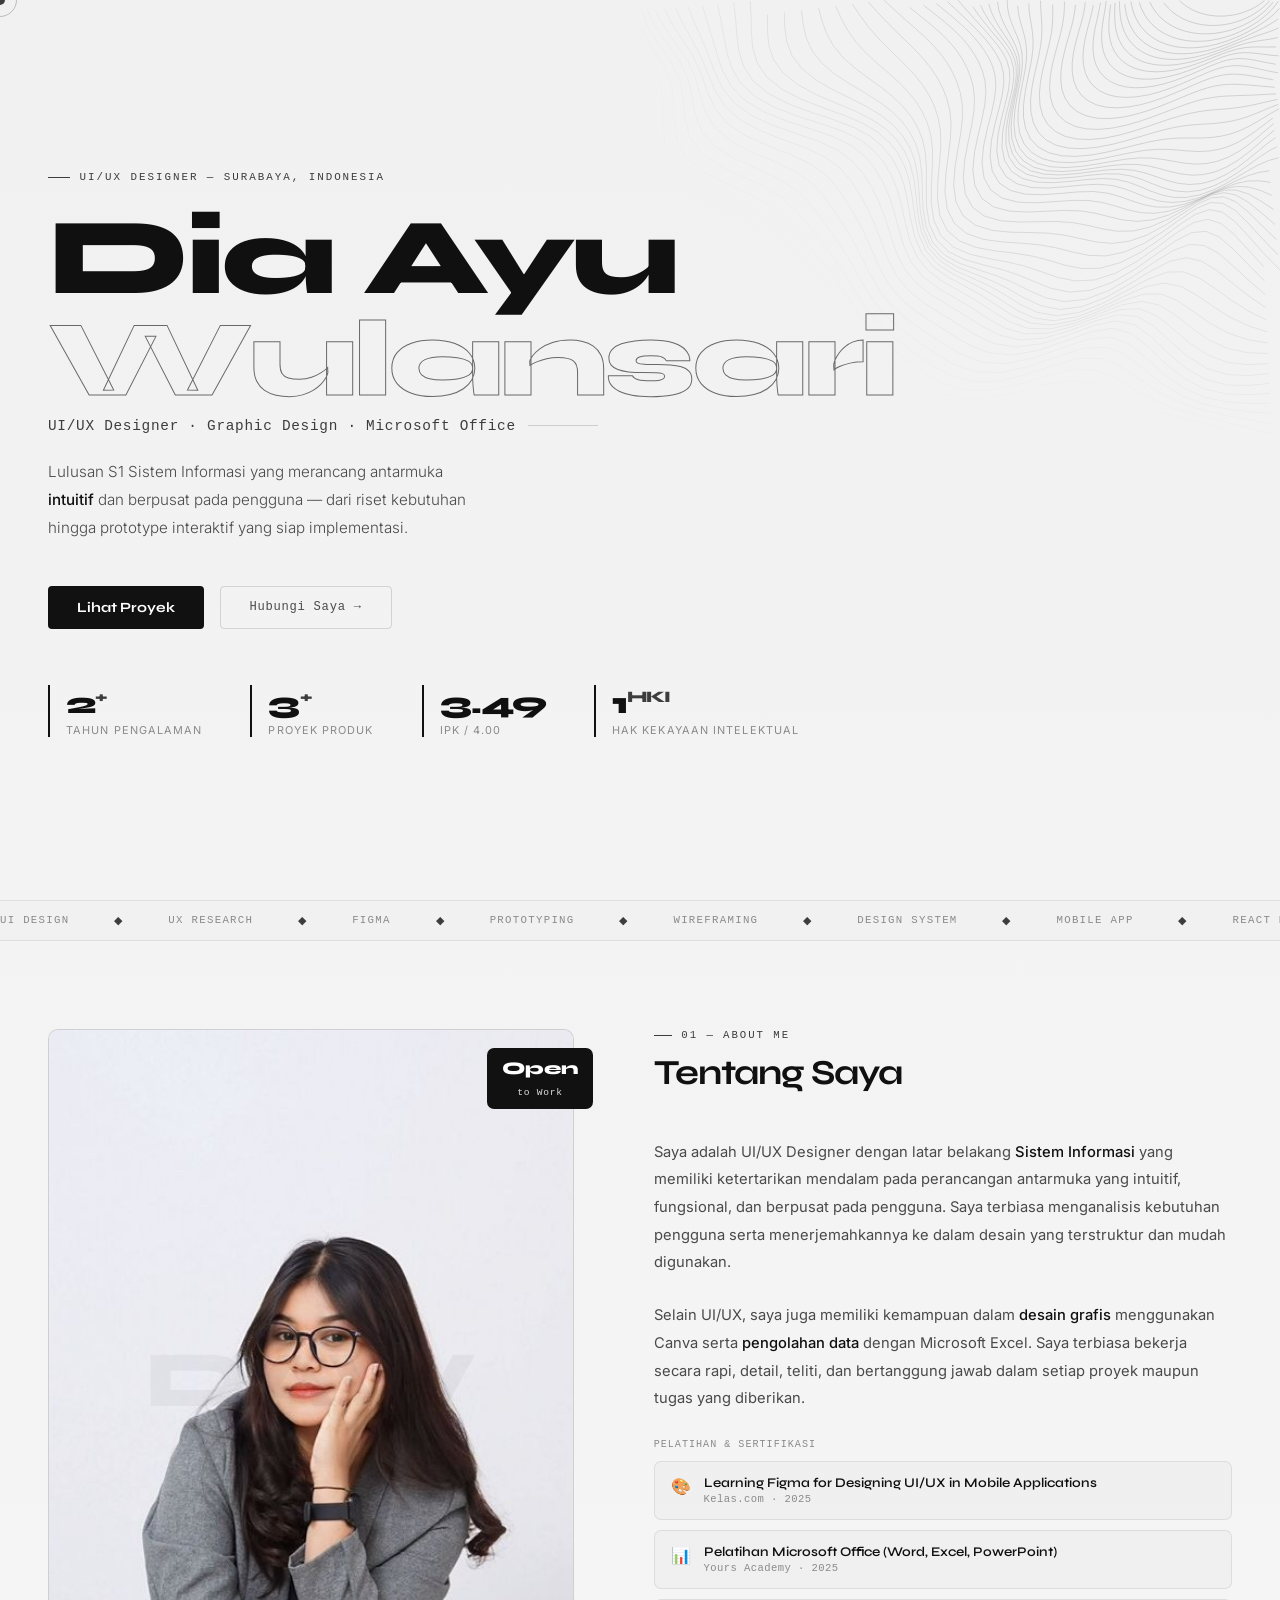
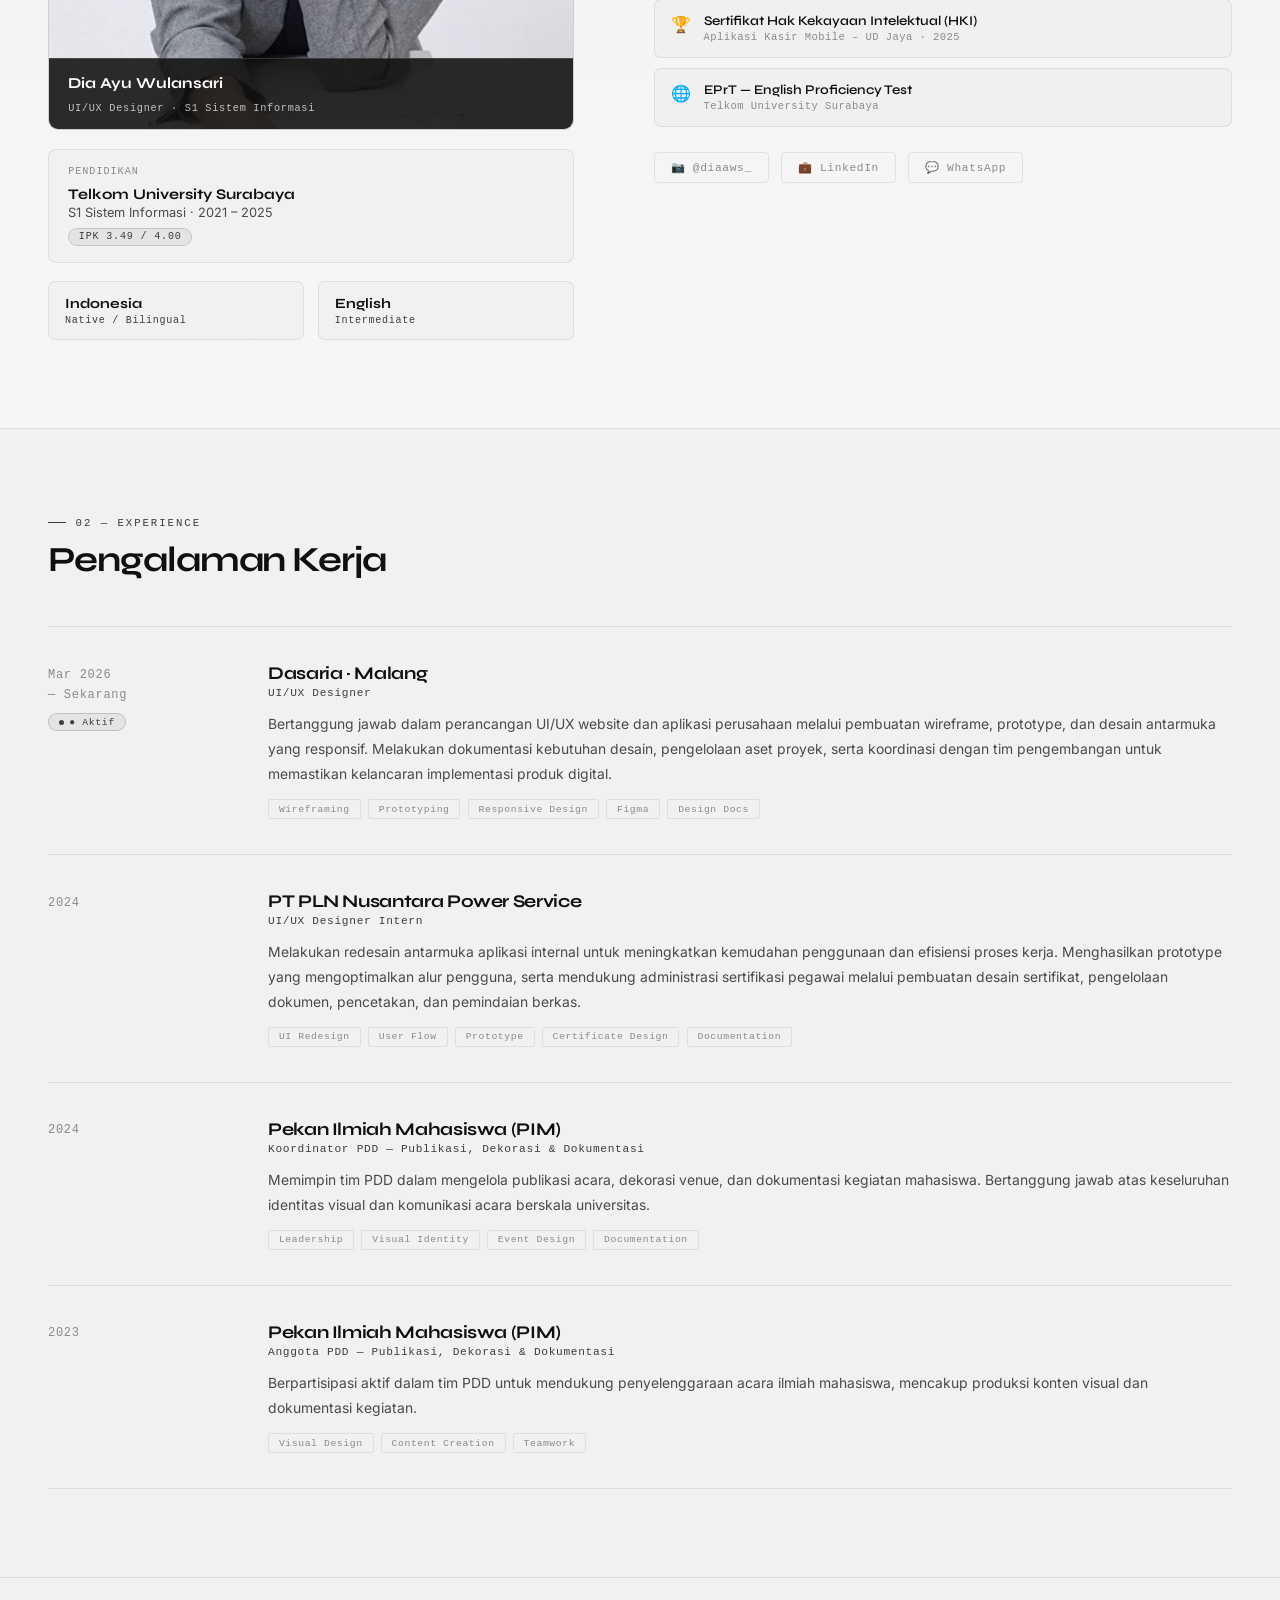
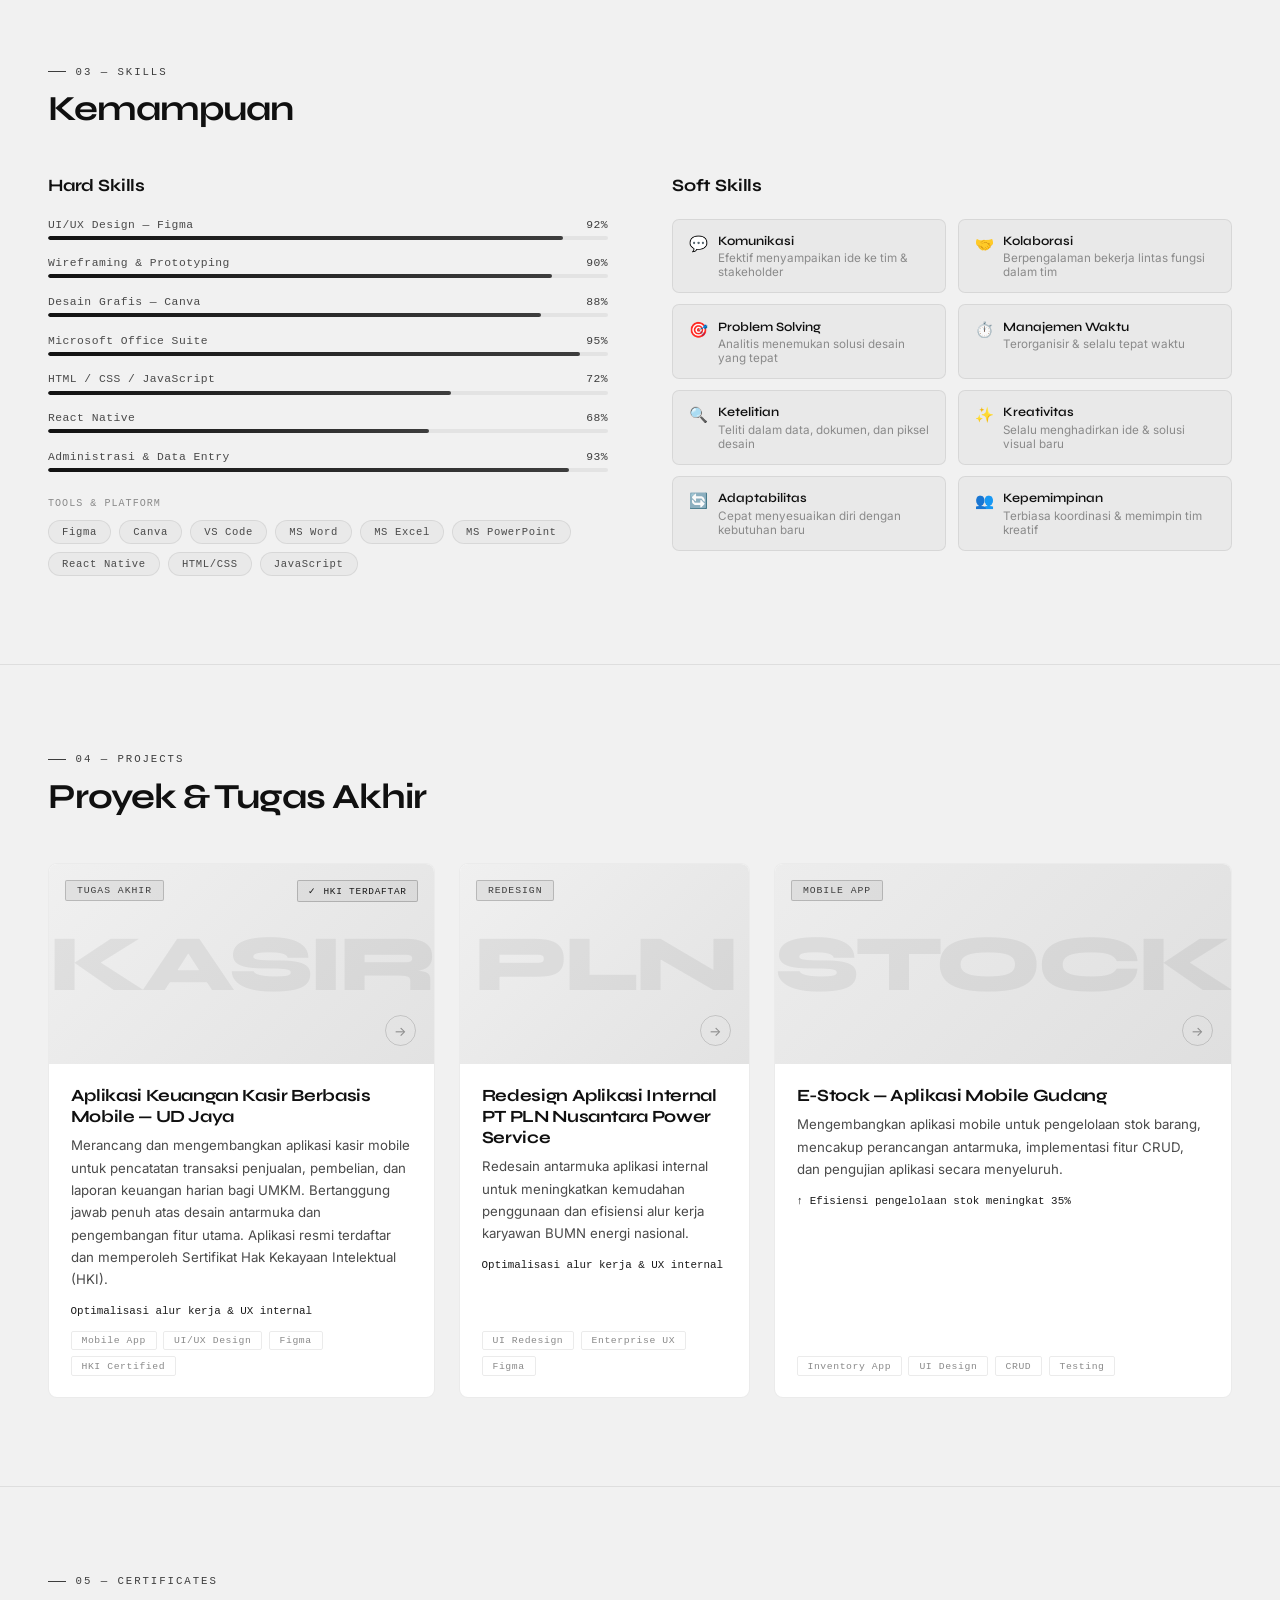
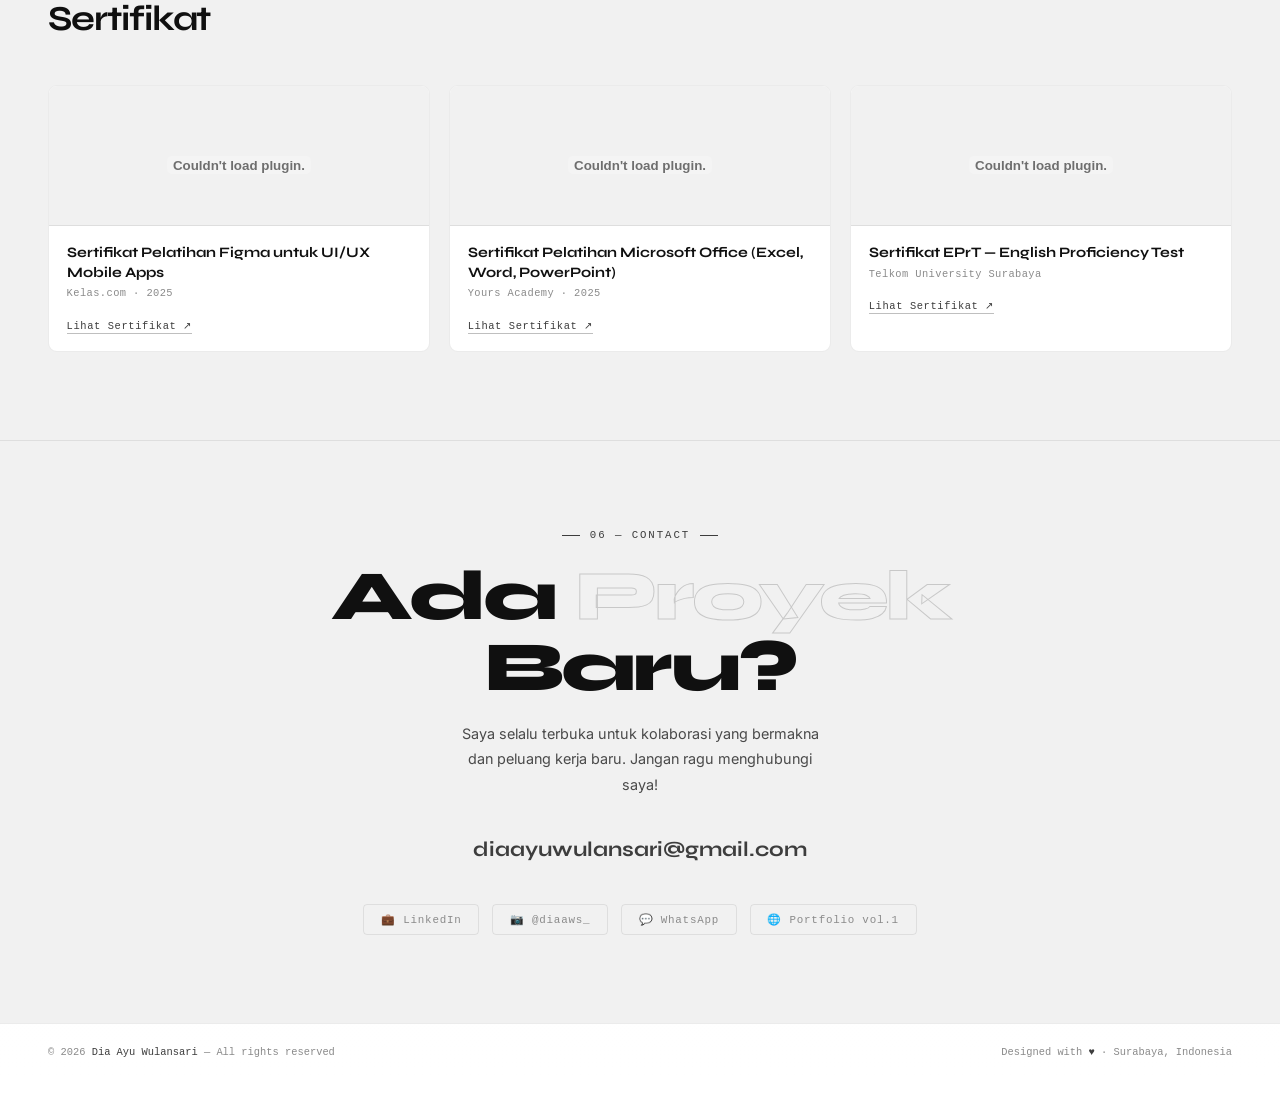
<file: index.html>
<!DOCTYPE html>
<html lang="id">
<head>
    <meta charset="UTF-8">
    <meta name="viewport" content="width=device-width, initial-scale=1.0">
    <title>Dia Ayu Wulansari | UI/UX Designer</title>

    <!-- Google Font -->
    <link href="https://fonts.googleapis.com/css2?family=Syne:wght@400;600;700;800&family=Inter:wght@300;400;500;600&display=swap" rel="stylesheet">

    <!-- CSS -->
    <link rel="stylesheet" href="style.css">

    <!-- File JS -->
    <script src="script.js"></script>
</head>

<body>
 
  <div id="cur"></div>
  <div id="cur-ring"></div>
  
  <!-- ══ NAV ══ -->
  <nav>
    <div class="logo">Dia Ayu<span>.</span></div>
    <ul class="nav-links">
      <li><a href="#about">About</a></li>
      <li><a href="#experience">Experience</a></li>
      <li><a href="#skills">Skills</a></li>
      <li><a href="#projects">Projects</a></li>
      <li><a href="#sertifikat">Sertifikat</a></li>
      <li><a href="#contact">Contact</a></li>
    </ul>
    <button class="nav-cta" onclick="document.getElementById('contact').scrollIntoView({behavior:'smooth'})">Open to Work ✦</button>
  </nav>
  
  <!-- ══ HERO ══ -->
  <section id="hero">
    <div class="hero-eyebrow">UI/UX Designer — Surabaya, Indonesia</div>
    <h1 class="hero-name">
      <div>Dia Ayu</div>
      <div class="ghost">Wulansari</div>
    </h1>
    <div class="hero-role">UI/UX Designer · Graphic Design · Microsoft Office</div>
    <p class="hero-desc">
      Lulusan S1 Sistem Informasi yang merancang antarmuka <strong>intuitif</strong> dan berpusat pada pengguna — dari riset kebutuhan hingga prototype interaktif yang siap implementasi.
    </p>
    <div class="hero-btns">
      <button class="btn-p" data-h onclick="document.getElementById('projects').scrollIntoView({behavior:'smooth'})">Lihat Proyek</button>
      <button class="btn-g" data-h onclick="document.getElementById('contact').scrollIntoView({behavior:'smooth'})">Hubungi Saya →</button>
    </div>
    <div class="hero-stats">
      <div class="stat">
        <div class="stat-n">2<sup>+</sup></div>
        <div class="stat-l">Tahun Pengalaman</div>
      </div>
      <div class="stat">
        <div class="stat-n">3<sup>+</sup></div>
        <div class="stat-l">Proyek Produk</div>
      </div>
      <div class="stat">
        <div class="stat-n">3.49</div>
        <div class="stat-l">IPK / 4.00</div>
      </div>
      <div class="stat">
        <div class="stat-n">1<sup>HKI</sup></div>
        <div class="stat-l">Hak Kekayaan Intelektual</div>
      </div>
    </div>
    <div class="deco"></div>
    <!-- <div class="deco-dot"></div> -->
    <canvas id="topoCanvas"></canvas>
  </section>
  
  <!-- ══ TICKER ══ -->
  <div class="ticker-wrap">
    <div class="ticker" aria-hidden="true">
      <span>UI Design</span><span class="d">◆</span>
      <span>UX Research</span><span class="d">◆</span>
      <span>Figma</span><span class="d">◆</span>
      <span>Prototyping</span><span class="d">◆</span>
      <span>Wireframing</span><span class="d">◆</span>
      <span>Design System</span><span class="d">◆</span>
      <span>Mobile App</span><span class="d">◆</span>
      <span>React Native</span><span class="d">◆</span>
      <span>Canva</span><span class="d">◆</span>
      <span>MS Office</span><span class="d">◆</span>
      <span>Data Entry</span><span class="d">◆</span>
      <span>Graphic Design</span><span class="d">◆</span>
      <span>UI Design</span><span class="d">◆</span>
      <span>UX Research</span><span class="d">◆</span>
      <span>Figma</span><span class="d">◆</span>
      <span>Prototyping</span><span class="d">◆</span>
      <span>Wireframing</span><span class="d">◆</span>
      <span>Design System</span><span class="d">◆</span>
      <span>Mobile App</span><span class="d">◆</span>
      <span>React Native</span><span class="d">◆</span>
      <span>Canva</span><span class="d">◆</span>
      <span>MS Office</span><span class="d">◆</span>
      <span>Data Entry</span><span class="d">◆</span>
      <span>Graphic Design</span><span class="d">◆</span>
    </div>
  </div>
  
  <!-- ══ ABOUT ══ -->
  <section id="about">
    <!-- kiri: foto + edu + bahasa -->
    <div>
      <div class="photo-wrap">
        <div class="photo-box">
          <img src="images/foto profil.jpg" alt="Dia Ayu Wulansari">
          <!-- <div style="font-family:'Syne',sans-serif;font-size:4.5rem;font-weight:800;color:rgba(255,255,255,.05)">DAW</div> -->
          <div class="photo-footer">
            <strong>Dia Ayu Wulansari</strong>
            <span>UI/UX Designer · S1 Sistem Informasi</span>
          </div>
        </div>
        <div class="open-badge">
          <strong>Open</strong>
          <em>to Work</em>
        </div>
      </div>
      <div class="edu-card">
        <div class="edu-label">Pendidikan</div>
        <div class="edu-univ">Telkom University Surabaya</div>
        <div class="edu-det">S1 Sistem Informasi · 2021 – 2025</div>
        <span class="edu-ipk">IPK 3.49 / 4.00</span>
      </div>
      <div class="lang-row">
        <div class="lang-c">
          <div class="lang-n">Indonesia</div>
          <div class="lang-l">Native / Bilingual</div>
        </div>
        <div class="lang-c">
          <div class="lang-n">English</div>
          <div class="lang-l">Intermediate</div>
        </div>
      </div>
    </div>
  
    <!-- kanan: teks + sertifikat + sosial -->
    <div>
      <div class="eyebrow">01 — About Me</div>
      <h2 class="sec-title">Tentang Saya</h2>
      <p class="about-desc">
        Saya adalah UI/UX Designer dengan latar belakang <strong>Sistem Informasi</strong> yang memiliki ketertarikan mendalam pada perancangan antarmuka yang intuitif, fungsional, dan berpusat pada pengguna. Saya terbiasa menganalisis kebutuhan pengguna serta menerjemahkannya ke dalam desain yang terstruktur dan mudah digunakan.
      </p>
      <p class="about-desc">
        Selain UI/UX, saya juga memiliki kemampuan dalam <strong>desain grafis</strong> menggunakan Canva serta <strong>pengolahan data</strong> dengan Microsoft Excel. Saya terbiasa bekerja secara rapi, detail, teliti, dan bertanggung jawab dalam setiap proyek maupun tugas yang diberikan.
      </p>
      <div class="cert-title">Pelatihan &amp; Sertifikasi</div>
      <div class="cert-list">
        <div class="cert-item">
          <div class="cert-ico">🎨</div>
          <div>
            <div class="cert-n">Learning Figma for Designing UI/UX in Mobile Applications</div>
            <div class="cert-p">Kelas.com · 2025</div>
          </div>
        </div>
        <div class="cert-item">
          <div class="cert-ico">📊</div>
          <div>
            <div class="cert-n">Pelatihan Microsoft Office (Word, Excel, PowerPoint)</div>
            <div class="cert-p">Yours Academy · 2025</div>
          </div>
        </div>
        <div class="cert-item">
          <div class="cert-ico">🏆</div>
          <div>
            <div class="cert-n">Sertifikat Hak Kekayaan Intelektual (HKI)</div>
            <div class="cert-p">Aplikasi Kasir Mobile – UD Jaya · 2025</div>
          </div>
        </div>
        <div class="cert-item">
          <div class="cert-ico">🌐</div>
          <div>
            <div class="cert-n">EPrT — English Proficiency Test</div>
            <div class="cert-p">Telkom University Surabaya</div>
          </div>
        </div>
      </div>
      <div class="social-row">
        <a href="https://www.instagram.com/diaaws_" class="soc-link" target="_blank">📷 @diaaws_</a>
        <a href="https://www.linkedin.com/in/diaayuwulansari" class="soc-link" target="_blank">💼 LinkedIn</a>
        <a href="https://wa.me/6285184002572" class="soc-link" target="_blank">💬 WhatsApp</a>
      </div>
      <!-- <canvas id="aboutTopoCanvas"></canvas> -->

    </div>
  </section>
  
  <!-- ══ EXPERIENCE ══ -->
  <section id="experience">
    <div class="eyebrow">02 — Experience</div>
    <h2 class="sec-title">Pengalaman Kerja</h2>
    <div class="exp-list">
  
      <div class="exp-item">
        <div>
          <div class="exp-period">Mar 2026<br>— Sekarang</div>
          <div class="exp-now">● Aktif</div>
        </div>
        <div>
          <div class="exp-co">Dasaria · Malang</div>
          <div class="exp-role">UI/UX Designer</div>
          <div class="exp-desc">Bertanggung jawab dalam perancangan UI/UX website dan aplikasi perusahaan melalui pembuatan wireframe, prototype, dan desain antarmuka yang responsif. Melakukan dokumentasi kebutuhan desain, pengelolaan aset proyek, serta koordinasi dengan tim pengembangan untuk memastikan kelancaran implementasi produk digital.</div>
          <div class="exp-tags">
            <span class="tag">Wireframing</span>
            <span class="tag">Prototyping</span>
            <span class="tag">Responsive Design</span>
            <span class="tag">Figma</span>
            <span class="tag">Design Docs</span>
          </div>
        </div>
      </div>
  
      <div class="exp-item">
        <div>
          <div class="exp-period">2024</div>
        </div>
        <div>
          <div class="exp-co">PT PLN Nusantara Power Service</div>
          <div class="exp-role">UI/UX Designer Intern</div>
          <div class="exp-desc">Melakukan redesain antarmuka aplikasi internal untuk meningkatkan kemudahan penggunaan dan efisiensi proses kerja. Menghasilkan prototype yang mengoptimalkan alur pengguna, serta mendukung administrasi sertifikasi pegawai melalui pembuatan desain sertifikat, pengelolaan dokumen, pencetakan, dan pemindaian berkas.</div>
          <div class="exp-tags">
            <span class="tag">UI Redesign</span>
            <span class="tag">User Flow</span>
            <span class="tag">Prototype</span>
            <span class="tag">Certificate Design</span>
            <span class="tag">Documentation</span>
          </div>
        </div>
      </div>
  
      <div class="exp-item">
        <div>
          <div class="exp-period">2024</div>
        </div>
        <div>
          <div class="exp-co">Pekan Ilmiah Mahasiswa (PIM)</div>
          <div class="exp-role">Koordinator PDD — Publikasi, Dekorasi &amp; Dokumentasi</div>
          <div class="exp-desc">Memimpin tim PDD dalam mengelola publikasi acara, dekorasi venue, dan dokumentasi kegiatan mahasiswa. Bertanggung jawab atas keseluruhan identitas visual dan komunikasi acara berskala universitas.</div>
          <div class="exp-tags">
            <span class="tag">Leadership</span>
            <span class="tag">Visual Identity</span>
            <span class="tag">Event Design</span>
            <span class="tag">Documentation</span>
          </div>
        </div>
      </div>
  
      <div class="exp-item">
        <div>
          <div class="exp-period">2023</div>
        </div>
        <div>
          <div class="exp-co">Pekan Ilmiah Mahasiswa (PIM)</div>
          <div class="exp-role">Anggota PDD — Publikasi, Dekorasi &amp; Dokumentasi</div>
          <div class="exp-desc">Berpartisipasi aktif dalam tim PDD untuk mendukung penyelenggaraan acara ilmiah mahasiswa, mencakup produksi konten visual dan dokumentasi kegiatan.</div>
          <div class="exp-tags">
            <span class="tag">Visual Design</span>
            <span class="tag">Content Creation</span>
            <span class="tag">Teamwork</span>
          </div>
        </div>
      </div>
  
    </div>
  </section>
  
  <!-- ══ SKILLS ══ -->
  <section id="skills">
    <div class="eyebrow">03 — Skills</div>
    <h2 class="sec-title">Kemampuan</h2>
    <div class="skills-grid">
      <!-- Hard Skills -->
      <div>
        <div class="sg-title">Hard Skills</div>
        <div class="sk-list">
          <div class="sk-row">
            <div class="sk-name">UI/UX Design — Figma <span class="sk-pct">92%</span></div>
            <div class="sk-bar"><div class="sk-fill" data-t="92"></div></div>
          </div>
          <div class="sk-row">
            <div class="sk-name">Wireframing &amp; Prototyping <span class="sk-pct">90%</span></div>
            <div class="sk-bar"><div class="sk-fill" data-t="90"></div></div>
          </div>
          <div class="sk-row">
            <div class="sk-name">Desain Grafis — Canva <span class="sk-pct">88%</span></div>
            <div class="sk-bar"><div class="sk-fill" data-t="88"></div></div>
          </div>
          <div class="sk-row">
            <div class="sk-name">Microsoft Office Suite <span class="sk-pct">95%</span></div>
            <div class="sk-bar"><div class="sk-fill" data-t="95"></div></div>
          </div>
          <div class="sk-row">
            <div class="sk-name">HTML / CSS / JavaScript <span class="sk-pct">72%</span></div>
            <div class="sk-bar"><div class="sk-fill" data-t="72"></div></div>
          </div>
          <div class="sk-row">
            <div class="sk-name">React Native <span class="sk-pct">68%</span></div>
            <div class="sk-bar"><div class="sk-fill" data-t="68"></div></div>
          </div>
          <div class="sk-row">
            <div class="sk-name">Administrasi &amp; Data Entry <span class="sk-pct">93%</span></div>
            <div class="sk-bar"><div class="sk-fill" data-t="93"></div></div>
          </div>
        </div>
        <div class="tools-label">Tools &amp; Platform</div>
        <div class="tools-row">
          <span class="tool-pill">Figma</span>
          <span class="tool-pill">Canva</span>
          <span class="tool-pill">VS Code</span>
          <span class="tool-pill">MS Word</span>
          <span class="tool-pill">MS Excel</span>
          <span class="tool-pill">MS PowerPoint</span>
          <span class="tool-pill">React Native</span>
          <span class="tool-pill">HTML/CSS</span>
          <span class="tool-pill">JavaScript</span>
        </div>
      </div>
      <!-- Soft Skills -->
      <div>
        <div class="sg-title">Soft Skills</div>
        <div class="soft-grid">
          <div class="soft-c">
            <div class="soft-ico">💬</div>
            <div><div class="soft-n">Komunikasi</div><div class="soft-d">Efektif menyampaikan ide ke tim &amp; stakeholder</div></div>
          </div>
          <div class="soft-c">
            <div class="soft-ico">🤝</div>
            <div><div class="soft-n">Kolaborasi</div><div class="soft-d">Berpengalaman bekerja lintas fungsi dalam tim</div></div>
          </div>
          <div class="soft-c">
            <div class="soft-ico">🎯</div>
            <div><div class="soft-n">Problem Solving</div><div class="soft-d">Analitis menemukan solusi desain yang tepat</div></div>
          </div>
          <div class="soft-c">
            <div class="soft-ico">⏱️</div>
            <div><div class="soft-n">Manajemen Waktu</div><div class="soft-d">Terorganisir &amp; selalu tepat waktu</div></div>
          </div>
          <div class="soft-c">
            <div class="soft-ico">🔍</div>
            <div><div class="soft-n">Ketelitian</div><div class="soft-d">Teliti dalam data, dokumen, dan piksel desain</div></div>
          </div>
          <div class="soft-c">
            <div class="soft-ico">✨</div>
            <div><div class="soft-n">Kreativitas</div><div class="soft-d">Selalu menghadirkan ide &amp; solusi visual baru</div></div>
          </div>
          <div class="soft-c">
            <div class="soft-ico">🔄</div>
            <div><div class="soft-n">Adaptabilitas</div><div class="soft-d">Cepat menyesuaikan diri dengan kebutuhan baru</div></div>
          </div>
          <div class="soft-c">
            <div class="soft-ico">👥</div>
            <div><div class="soft-n">Kepemimpinan</div><div class="soft-d">Terbiasa koordinasi &amp; memimpin tim kreatif</div></div>
          </div>
        </div>
      </div>
    </div>
  </section>
  
  <!-- ══ PROJECTS ══ -->
  <section id="projects">
    <div class="eyebrow">04 — Projects</div>
    <h2 class="sec-title">Proyek &amp; Tugas Akhir</h2>
    <div class="proj-grid">

      <a href="Detail Page/project-udjaya.html" style="text-decoration: none; color: inherit; display: block;">
        <div class="proj-card" data-h>
          <div class="proj-visual pv-b">
            <div class="proj-ico">KASIR</div>
            <div class="proj-badge">Tugas Akhir</div>
            <div class="proj-hki">✓ HKI Terdaftar</div>
            <div class="proj-arrow">→</div>
          </div>
          <div class="proj-body">
            <div class="proj-t">Aplikasi Keuangan Kasir Berbasis Mobile — UD Jaya</div>
            <div class="proj-d">Merancang dan mengembangkan aplikasi kasir mobile untuk pencatatan transaksi penjualan, pembelian, dan laporan keuangan harian bagi UMKM. Bertanggung jawab penuh atas desain antarmuka dan pengembangan fitur utama. Aplikasi resmi terdaftar dan memperoleh Sertifikat Hak Kekayaan Intelektual (HKI).</div>
            <div class="proj-res">Optimalisasi alur kerja &amp; UX internal</div>
            <div class="proj-tags">
              <span class="tag">Mobile App</span>
              <span class="tag">UI/UX Design</span>
              <span class="tag">Figma</span>
              <span class="tag">HKI Certified</span>
            </div>
          </div>
        </div>
      </a>
  

      <a href="Detail Page/project-pln.html" style="text-decoration: none; color: inherit; display: block;">
        <div class="proj-card" data-h>
          <div class="proj-visual pv-b">
            <div class="proj-ico">PLN</div>
            <div class="proj-badge">Redesign</div>
            <div class="proj-arrow">→</div>
          </div>
          <div class="proj-body">
            <div class="proj-t">Redesign Aplikasi Internal PT PLN Nusantara Power Service</div>
            <div class="proj-d">Redesain antarmuka aplikasi internal untuk meningkatkan kemudahan penggunaan dan efisiensi alur kerja karyawan BUMN energi nasional.</div>
            <div class="proj-res">Optimalisasi alur kerja &amp; UX internal</div>
            <div class="proj-tags">
              <span class="tag">UI Redesign</span>
              <span class="tag">Enterprise UX</span>
              <span class="tag">Figma</span>
            </div>
          </div>
        </div>
      </a>
  
      <a href="Detail Page/project-estock.html" style="text-decoration: none; color: inherit; display: block;">
        <div class="proj-card" data-h>
          <div class="proj-visual pv-c">
            <div class="proj-ico">STOCK</div>
            <div class="proj-badge">Mobile App</div>
            <div class="proj-arrow">→</div>
          </div>
          <div class="proj-body">
            <div class="proj-t">E-Stock — Aplikasi Mobile Gudang</div>
            <div class="proj-d">Mengembangkan aplikasi mobile untuk pengelolaan stok barang, mencakup perancangan antarmuka, implementasi fitur CRUD, dan pengujian aplikasi secara menyeluruh.</div>
            <div class="proj-res">↑ Efisiensi pengelolaan stok meningkat 35%</div>
            <div class="proj-tags">
              <span class="tag">Inventory App</span>
              <span class="tag">UI Design</span>
              <span class="tag">CRUD</span>
              <span class="tag">Testing</span>
            </div>
          </div>
        </div>
      </a> 
  
    </div>
  </section>
  
  <!-- ══ CERTIFICATES ══ -->
  <section id="sertifikat">
    <div class="eyebrow">05 — Certificates</div>
    <h2 class="sec-title">Sertifikat</h2>
    <div class="sert-grid">
  
      <div class="sert-card" data-h>
        <div class="sert-thumb" style="overflow: hidden;">
          <embed src="https://diayuwulansari.github.io/Portofolio-vol.1/sertifikat/Dia Ayu Wulansari's-Learning Figma for Designing UI_UX in Mobile Applications-Completion-Certificate.pdf#page=1&toolbar=0&navpanes=0&scrollbar=0&view=FitH" type="application/pdf" width="100%" height="200px" style="overflow: hidden;" />
        </div>
        <div class="sert-body">
          <div class="sert-t">Sertifikat Pelatihan Figma untuk UI/UX Mobile Apps</div>
          <div class="sert-p">Kelas.com · 2025</div>
          <a href="https://diayuwulansari.github.io/Portofolio-vol.1/sertifikat/Dia Ayu Wulansari's-Learning Figma for Designing UI_UX in Mobile Applications-Completion-Certificate.pdf" class="sert-link" target="_blank">Lihat Sertifikat ↗</a>
        </div>
      </div>
  
      <div class="sert-card" data-h>
        <div class="sert-thumb" style="overflow: hidden;">
          <embed src="https://diayuwulansari.github.io/Portofolio-vol.1/sertifikat/Sertifikat Yours Academy.pdf#page=1&toolbar=0&navpanes=0&scrollbar=0&view=FitH" type="application/pdf" width="100%" height="200px" style="overflow: hidden;" />
        </div>
        <div class="sert-body">
          <div class="sert-t">Sertifikat Pelatihan Microsoft Office (Excel, Word, PowerPoint)</div>
          <div class="sert-p">Yours Academy · 2025</div>
          <a href="https://diayuwulansari.github.io/Portofolio-vol.1/sertifikat/Sertifikat Yours Academy.pdf" class="sert-link" target="_blank">Lihat Sertifikat ↗</a>
        </div>
      </div>
  
      <div class="sert-card" data-h>
        <div class="sert-thumb" style="overflow: hidden;">
          <embed src="https://diayuwulansari.github.io/Portofolio-vol.1/sertifikat/Sertif EPRT.pdf#page=1&toolbar=0&navpanes=0&scrollbar=0&view=FitH" type="application/pdf" width="100%" height="200px" style="overflow: hidden;" />
        </div>
        <div class="sert-body">
          <div class="sert-t">Sertifikat EPrT — English Proficiency Test</div>
          <div class="sert-p">Telkom University Surabaya</div>
          <a href="https://diayuwulansari.github.io/Portofolio-vol.1/sertifikat/Sertif EPRT.pdf" class="sert-link" target="_blank">Lihat Sertifikat ↗</a>
        </div>
      </div>
  
    </div>
  </section>
  
  <!-- ══ CONTACT ══ -->
  <section id="contact">
    <div style="font-family:'JetBrains Mono',monospace;font-size:.67rem;color:var(--accent);letter-spacing:.18em;text-transform:uppercase;margin-bottom:1.25rem;display:flex;align-items:center;gap:.6rem;justify-content:center">
      <span style="width:18px;height:1px;background:var(--accent);display:inline-block"></span>
      06 — Contact
      <span style="width:18px;height:1px;background:var(--accent);display:inline-block"></span>
    </div>
    <h2 class="contact-big">Ada <span class="ghost">Proyek</span><br>Baru?</h2>
    <p class="contact-sub">Saya selalu terbuka untuk kolaborasi yang bermakna dan peluang kerja baru. Jangan ragu menghubungi saya!</p>
    <div><a href="mailto:diaayuwulansari@gmail.com" class="contact-email">diaayuwulansari@gmail.com</a></div>
    <div class="contact-links">
      <a href="https://www.linkedin.com/in/diaayuwulansari" class="clink" target="_blank">💼 LinkedIn</a>
      <a href="https://www.instagram.com/diaaws_" class="clink" target="_blank">📷 @diaaws_</a>
      <a href="https://wa.me/6285184002572" class="clink" target="_blank">💬 WhatsApp</a>
      <a href="https://diayuwulansari.github.io/Portofolio-vol.1/" class="clink" target="_blank">🌐 Portfolio vol.1</a>
    </div>
  </section>
  
  <!-- ══ FOOTER ══ -->
  <footer>
    <div class="ft">© 2026 <span>Dia Ayu Wulansari</span> — All rights reserved</div>
    <div class="ft">Designed with <span>♥</span> · Surabaya, Indonesia</div>
  </footer>
</html>
</file>
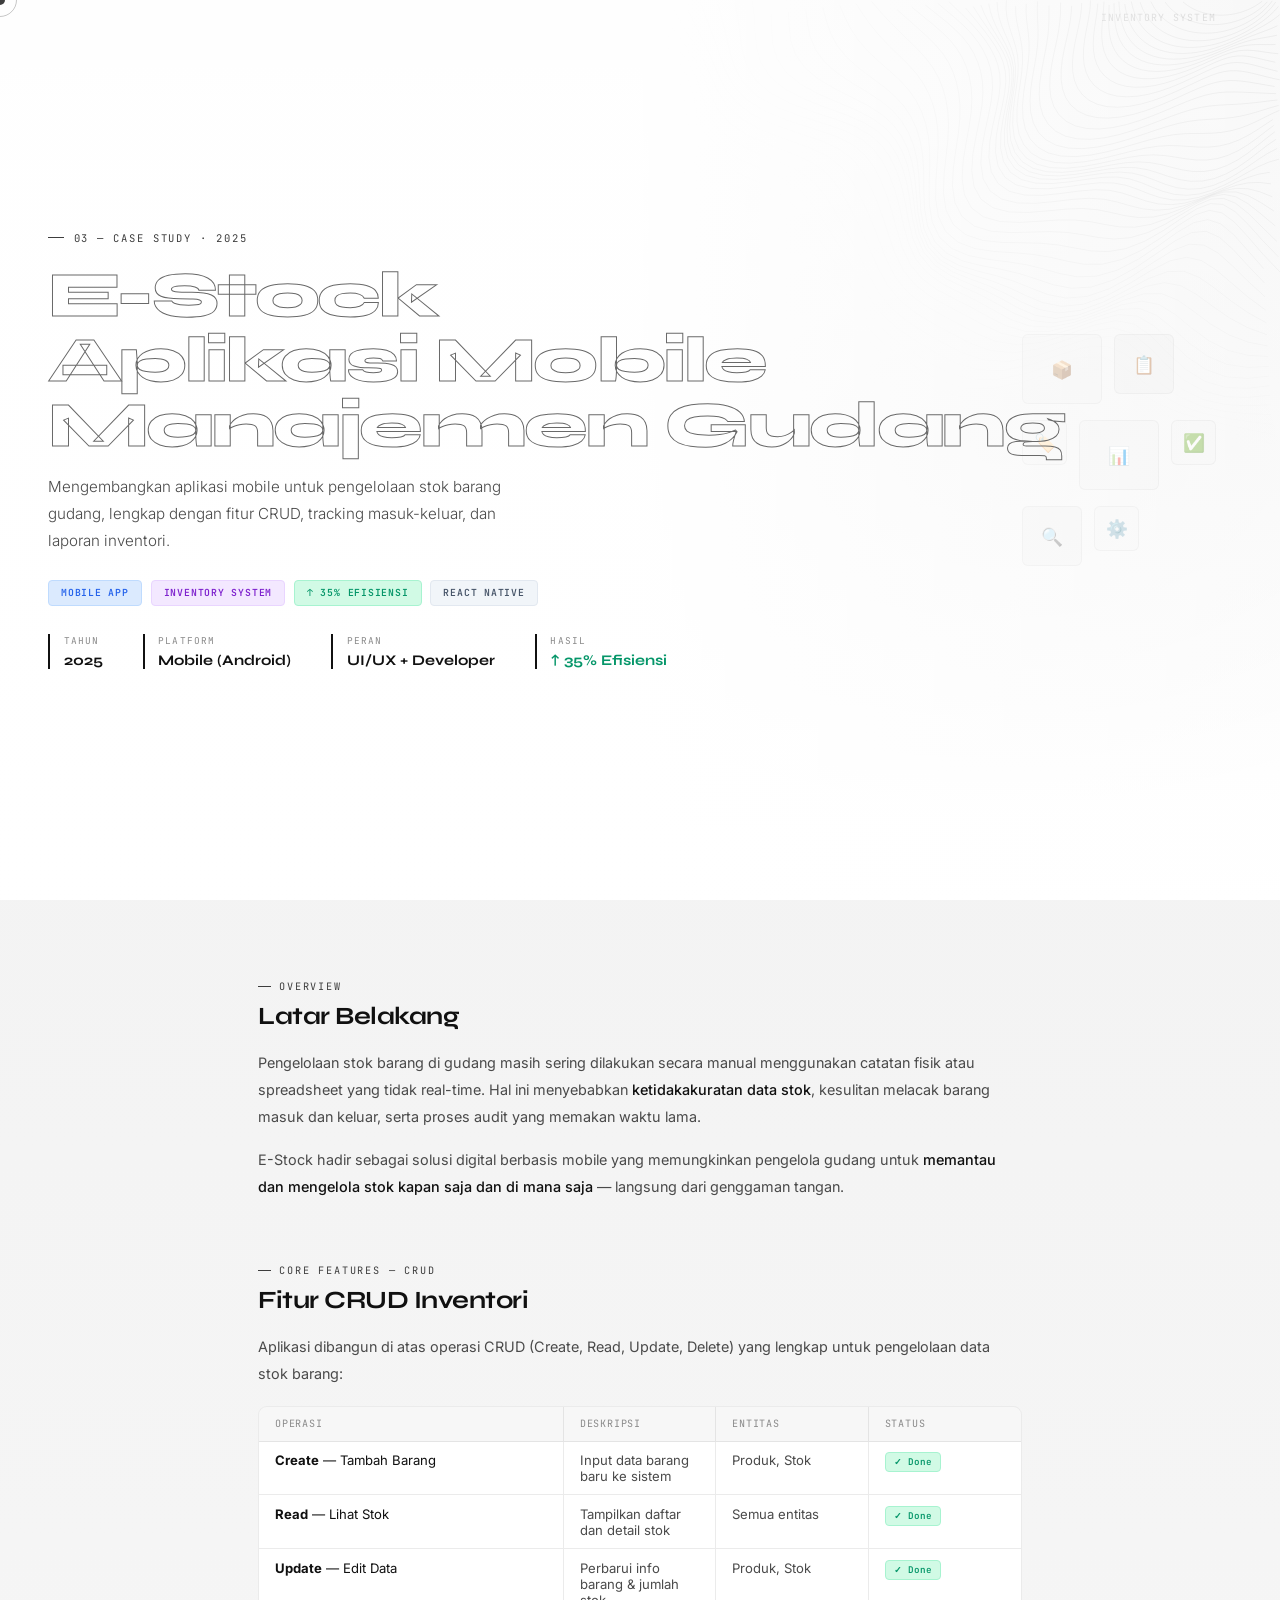
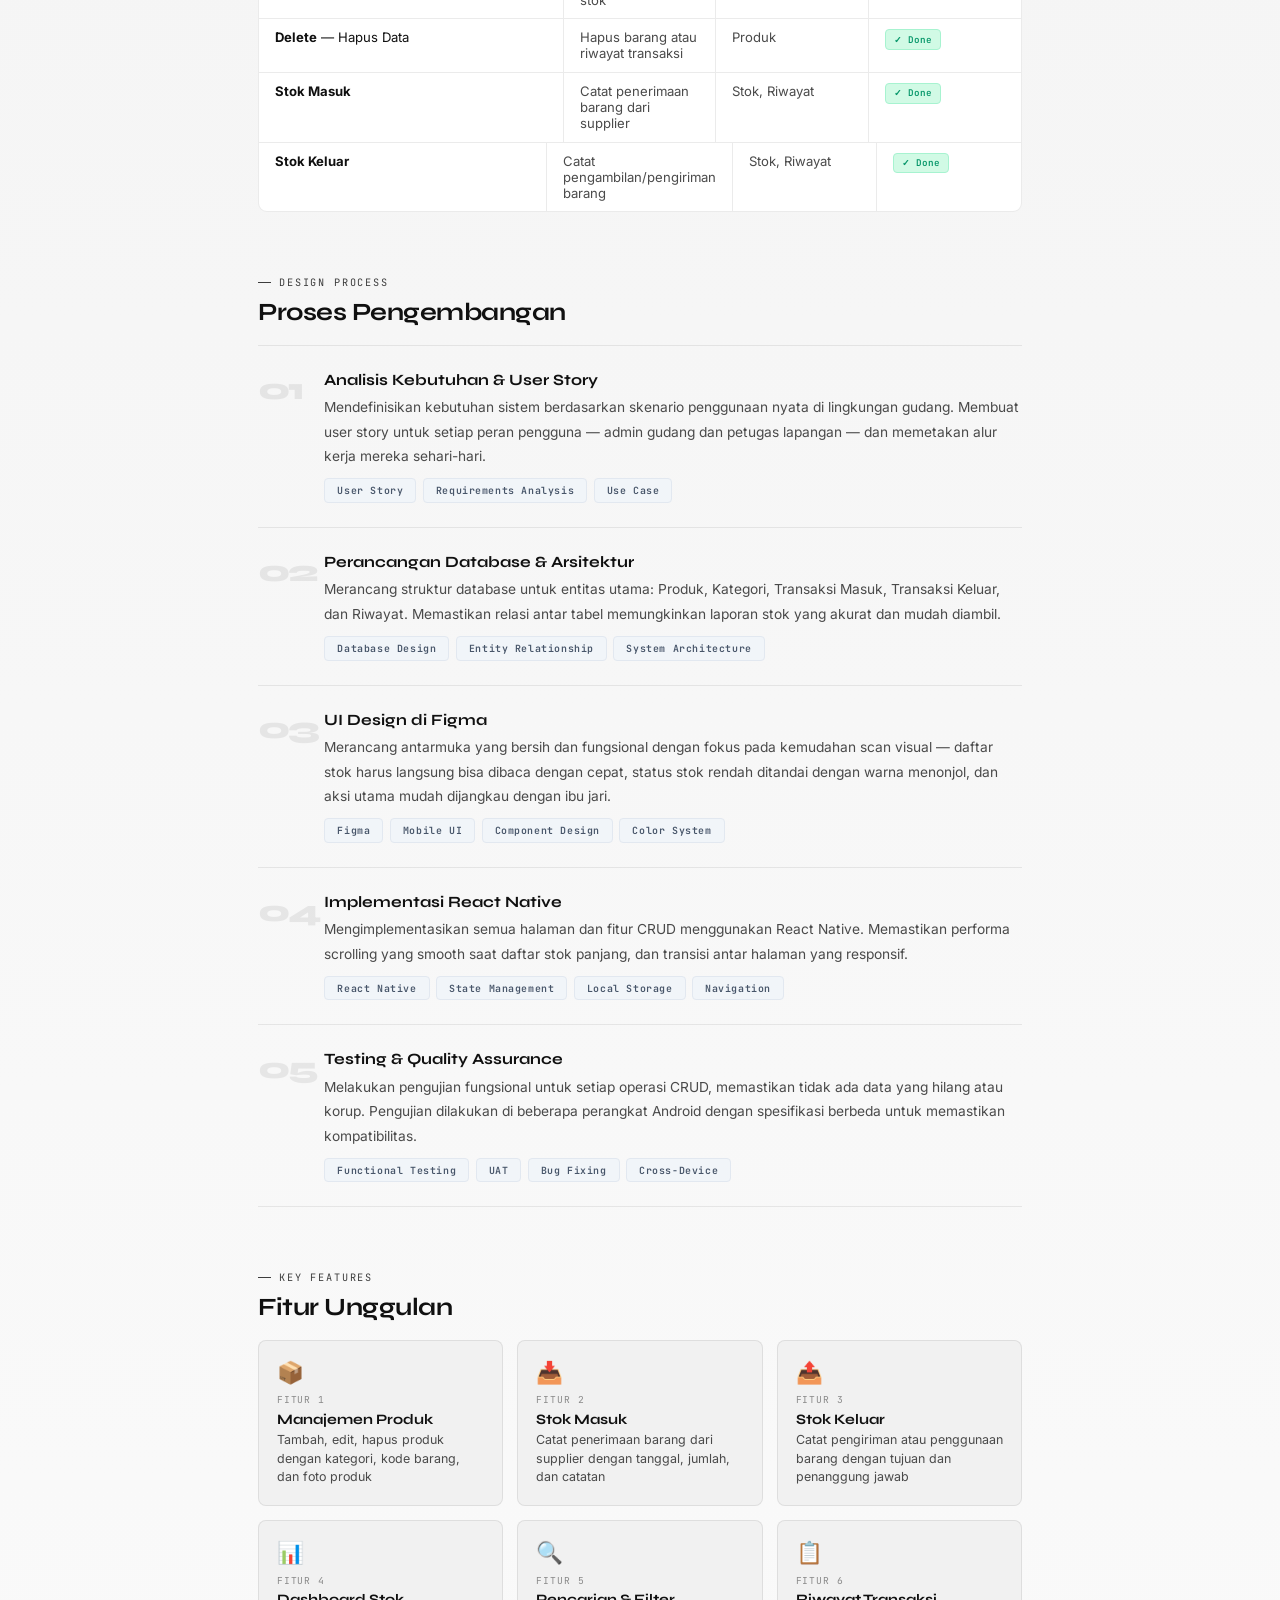
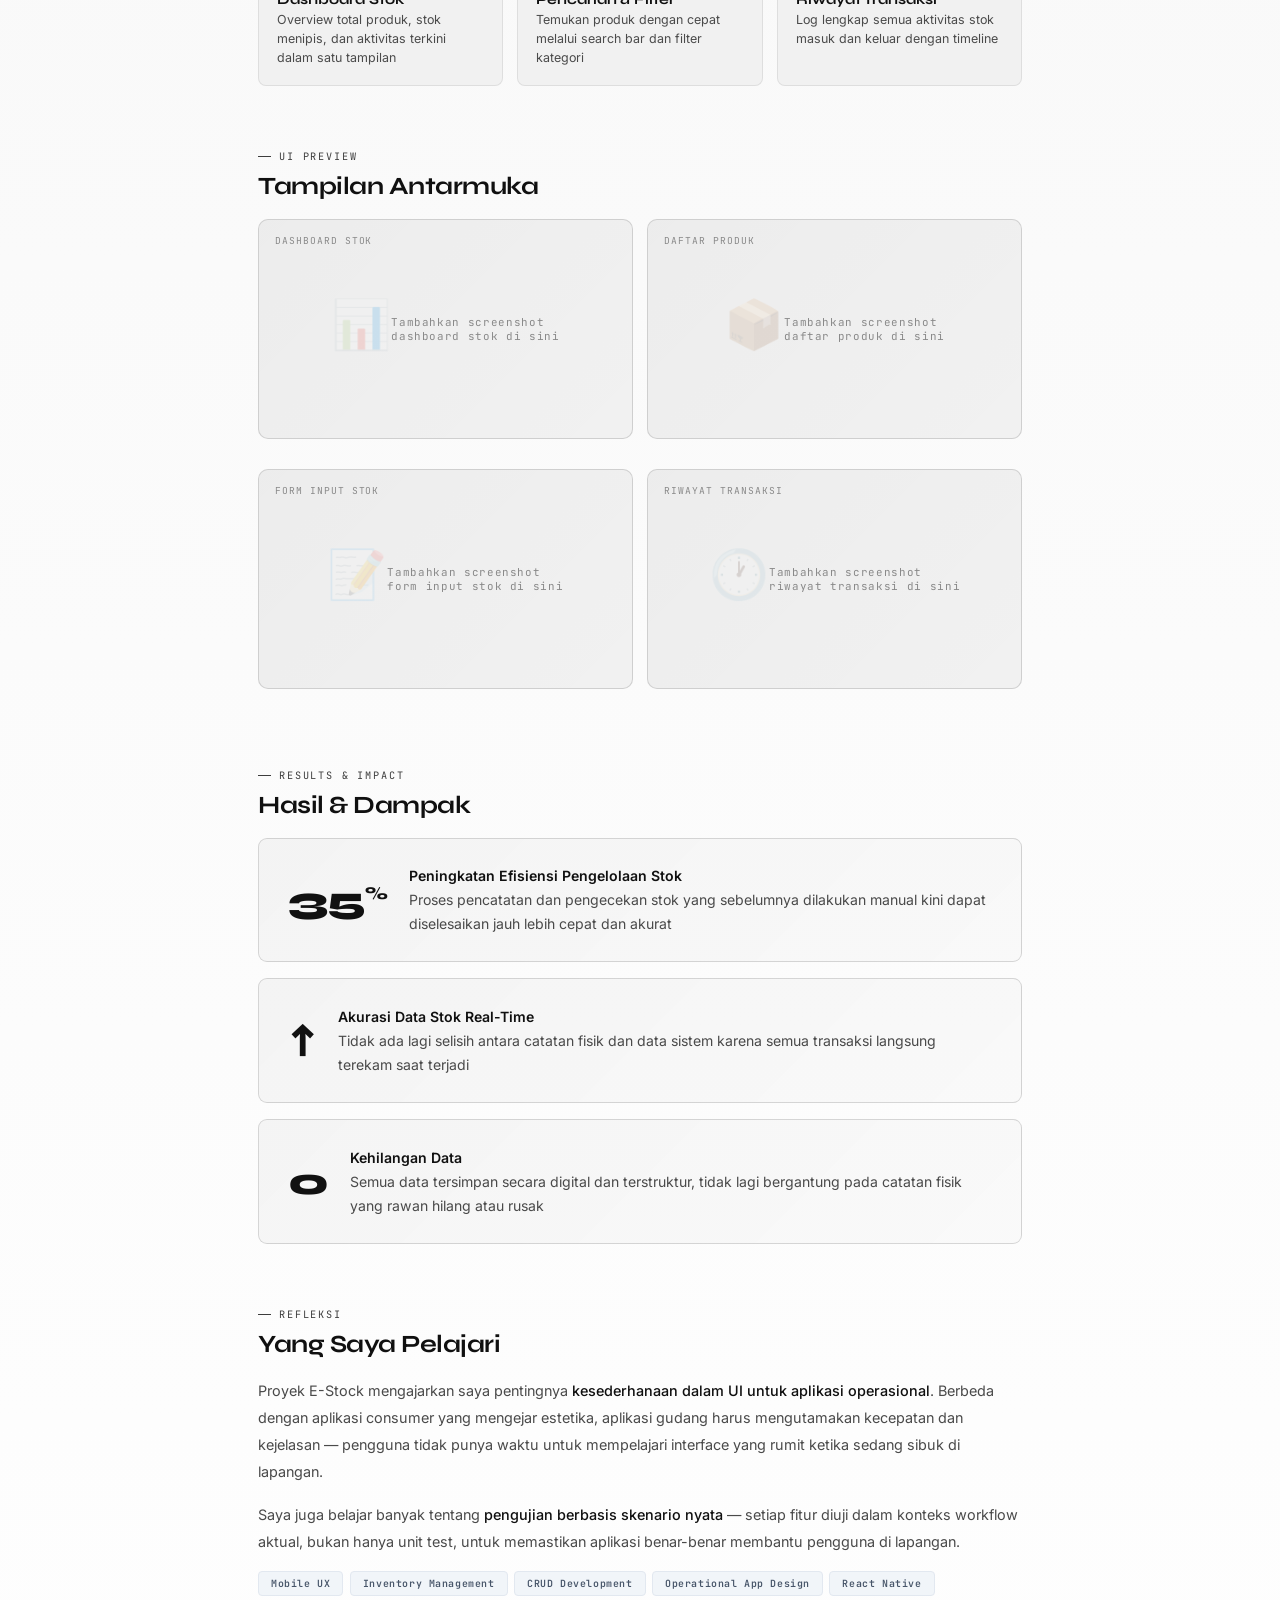
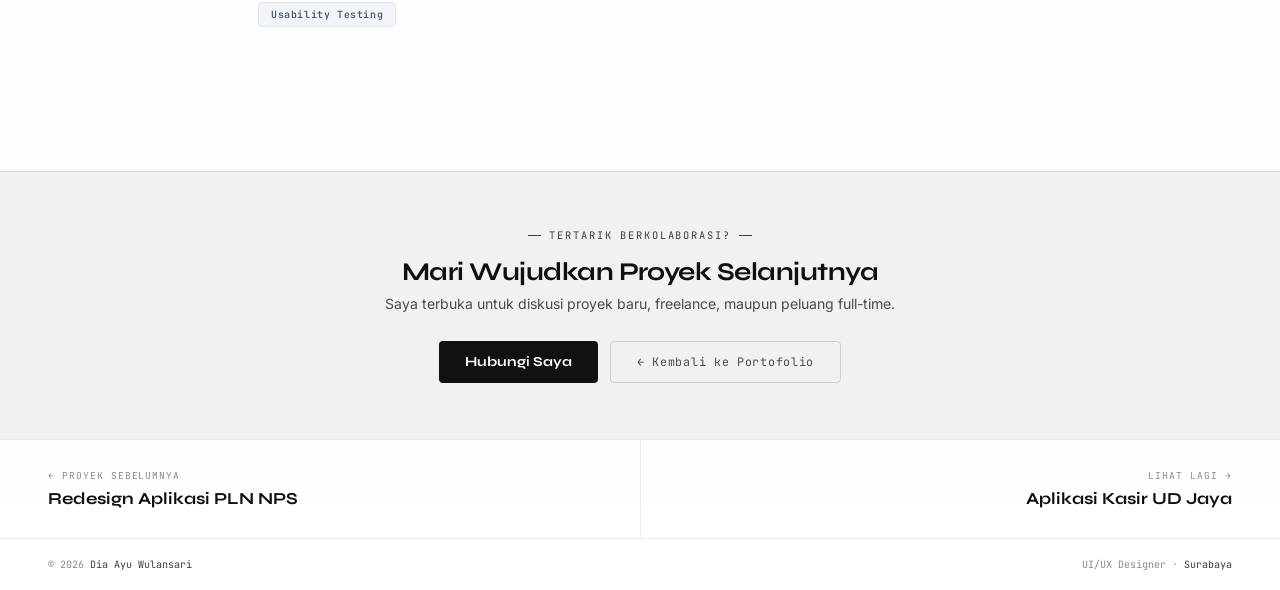
<file: Detail Page/project-estock.html>
<!DOCTYPE html>
<html lang="id">
<head>
  <meta charset="UTF-8">
  <meta name="viewport" content="width=device-width, initial-scale=1.0">
  <title>E-Stock Aplikasi Gudang — Dia Ayu Wulansari</title>
  <link href="https://fonts.googleapis.com/css2?family=Syne:wght@400;600;700;800&family=Inter:wght@300;400;500;600&family=JetBrains+Mono:wght@400;500&display=swap" rel="stylesheet">
  <link rel="stylesheet" href="../Detail Page/project-detail.css">

</head>
<body>
<div id="cur"></div>
<div id="cur-ring"></div>

<nav>
  <a href="../index.html" class="logo">Dia Ayu<span>.</span></a>
  <span class="nav-tag">Case Study</span>
  <a href="../index.html#projects" class="back-btn">← Kembali</a>
</nav>

<div class="proj-hero">
  <div class="hero-bg"></div>
  
  <canvas id="topoCanvas"></canvas>

  <div class="box-label">Inventory System</div>
  <div class="box-deco">
    <div class="box-row">
      <div class="box lg">📦</div>
      <div class="box md">📋</div>
    </div>
    <div class="box-row">
      <div class="box sm">🏷️</div>
      <div class="box lg">📊</div>
      <div class="box sm">✅</div>
    </div>
    <div class="box-row">
      <div class="box md">🔍</div>
      <div class="box sm">⚙️</div>
    </div>
  </div>
  <div class="hero-overlay"></div>
  <div class="hero-content">
    <div class="eyebrow">03 — Case Study · 2025</div>
    
    <h1 class="proj-title">E-Stock<br>Aplikasi Mobile<br><span style="-webkit-text-stroke:1px #696969;color:transparent">Manajemen Gudang</span></h1>
    
    <p class="proj-sub">Mengembangkan aplikasi mobile untuk pengelolaan stok barang gudang, lengkap dengan fitur CRUD, tracking masuk-keluar, dan laporan inventori.</p>
    <div class="badge-row">
      <span class="badge bd-blue">Mobile App</span>
      <span class="badge bd-purple">Inventory System</span>
      <span class="badge bd-green">↑ 35% Efisiensi</span>
      <span class="badge bd-gray">React Native</span>
    </div>
    <div class="hero-meta">
      <div class="meta-item">
        <div class="meta-lbl">Tahun</div>
        <div class="meta-val">2025</div>
      </div>
      <div class="meta-item">
        <div class="meta-lbl">Platform</div>
        <div class="meta-val">Mobile (Android)</div>
      </div>
      <div class="meta-item">
        <div class="meta-lbl">Peran</div>
        <div class="meta-val">UI/UX + Developer</div>
      </div>
      <div class="meta-item">
        <div class="meta-lbl">Hasil</div>
        <div class="meta-val" style="color:var(--green)">↑ 35% Efisiensi</div>
      </div>
    </div>
  </div>
</div>

<div class="wrap">

  <div class="sec">
    <div class="sec-ey">Overview</div>
    <h2 class="sec-h">Latar Belakang</h2>
    <p class="sec-p">Pengelolaan stok barang di gudang masih sering dilakukan secara manual menggunakan catatan fisik atau spreadsheet yang tidak real-time. Hal ini menyebabkan <strong>ketidakakuratan data stok</strong>, kesulitan melacak barang masuk dan keluar, serta proses audit yang memakan waktu lama.</p>
    <p class="sec-p">E-Stock hadir sebagai solusi digital berbasis mobile yang memungkinkan pengelola gudang untuk <strong>memantau dan mengelola stok kapan saja dan di mana saja</strong> — langsung dari genggaman tangan.</p>
  </div>

  <div class="sec">
    <div class="sec-ey">Core Features — CRUD</div>
    <h2 class="sec-h">Fitur CRUD Inventori</h2>
    <p class="sec-p">Aplikasi dibangun di atas operasi CRUD (Create, Read, Update, Delete) yang lengkap untuk pengelolaan data stok barang:</p>
    <div class="crud-table">
      <div class="crud-header">
        <div>Operasi</div><div>Deskripsi</div><div>Entitas</div><div>Status</div>
      </div>
      <div class="crud-row">
        <div><strong>Create</strong> — Tambah Barang</div>
        <div>Input data barang baru ke sistem</div>
        <div>Produk, Stok</div>
        <div><span class="crud-badge cb-green">✓ Done</span></div>
      </div>
      <div class="crud-row">
        <div><strong>Read</strong> — Lihat Stok</div>
        <div>Tampilkan daftar dan detail stok</div>
        <div>Semua entitas</div>
        <div><span class="crud-badge cb-green">✓ Done</span></div>
      </div>
      <div class="crud-row">
        <div><strong>Update</strong> — Edit Data</div>
        <div>Perbarui info barang &amp; jumlah stok</div>
        <div>Produk, Stok</div>
        <div><span class="crud-badge cb-green">✓ Done</span></div>
      </div>
      <div class="crud-row">
        <div><strong>Delete</strong> — Hapus Data</div>
        <div>Hapus barang atau riwayat transaksi</div>
        <div>Produk</div>
        <div><span class="crud-badge cb-green">✓ Done</span></div>
      </div>
      <div class="crud-row">
        <div><strong>Stok Masuk</strong></div>
        <div>Catat penerimaan barang dari supplier</div>
        <div>Stok, Riwayat</div>
        <div><span class="crud-badge cb-green">✓ Done</span></div>
      </div>
      <div class="crud-row">
        <div><strong>Stok Keluar</strong></div>
        <div>Catat pengambilan/pengiriman barang</div>
        <div>Stok, Riwayat</div>
        <div><span class="crud-badge cb-green">✓ Done</span></div>
      </div>
    </div>
  </div>

  <div class="sec">
    <div class="sec-ey">Design Process</div>
    <h2 class="sec-h">Proses Pengembangan</h2>
    <div class="proc-list">
      <div class="proc-item">
        <div class="proc-n">01</div>
        <div>
          <div class="proc-t">Analisis Kebutuhan &amp; User Story</div>
          <div class="proc-d">Mendefinisikan kebutuhan sistem berdasarkan skenario penggunaan nyata di lingkungan gudang. Membuat user story untuk setiap peran pengguna — admin gudang dan petugas lapangan — dan memetakan alur kerja mereka sehari-hari.</div>
          <div class="proc-tags"><span class="ptag">User Story</span><span class="ptag">Requirements Analysis</span><span class="ptag">Use Case</span></div>
        </div>
      </div>
      <div class="proc-item">
        <div class="proc-n">02</div>
        <div>
          <div class="proc-t">Perancangan Database &amp; Arsitektur</div>
          <div class="proc-d">Merancang struktur database untuk entitas utama: Produk, Kategori, Transaksi Masuk, Transaksi Keluar, dan Riwayat. Memastikan relasi antar tabel memungkinkan laporan stok yang akurat dan mudah diambil.</div>
          <div class="proc-tags"><span class="ptag">Database Design</span><span class="ptag">Entity Relationship</span><span class="ptag">System Architecture</span></div>
        </div>
      </div>
      <div class="proc-item">
        <div class="proc-n">03</div>
        <div>
          <div class="proc-t">UI Design di Figma</div>
          <div class="proc-d">Merancang antarmuka yang bersih dan fungsional dengan fokus pada kemudahan scan visual — daftar stok harus langsung bisa dibaca dengan cepat, status stok rendah ditandai dengan warna menonjol, dan aksi utama mudah dijangkau dengan ibu jari.</div>
          <div class="proc-tags"><span class="ptag">Figma</span><span class="ptag">Mobile UI</span><span class="ptag">Component Design</span><span class="ptag">Color System</span></div>
        </div>
      </div>
      <div class="proc-item">
        <div class="proc-n">04</div>
        <div>
          <div class="proc-t">Implementasi React Native</div>
          <div class="proc-d">Mengimplementasikan semua halaman dan fitur CRUD menggunakan React Native. Memastikan performa scrolling yang smooth saat daftar stok panjang, dan transisi antar halaman yang responsif.</div>
          <div class="proc-tags"><span class="ptag">React Native</span><span class="ptag">State Management</span><span class="ptag">Local Storage</span><span class="ptag">Navigation</span></div>
        </div>
      </div>
      <div class="proc-item">
        <div class="proc-n">05</div>
        <div>
          <div class="proc-t">Testing &amp; Quality Assurance</div>
          <div class="proc-d">Melakukan pengujian fungsional untuk setiap operasi CRUD, memastikan tidak ada data yang hilang atau korup. Pengujian dilakukan di beberapa perangkat Android dengan spesifikasi berbeda untuk memastikan kompatibilitas.</div>
          <div class="proc-tags"><span class="ptag">Functional Testing</span><span class="ptag">UAT</span><span class="ptag">Bug Fixing</span><span class="ptag">Cross-Device</span></div>
        </div>
      </div>
    </div>
  </div>

  <div class="sec">
    <div class="sec-ey">Key Features</div>
    <h2 class="sec-h">Fitur Unggulan</h2>
    <div class="cg3">
      <div class="ic">
        <div class="ic-ico">📦</div>
        <div class="ic-lbl">Fitur 1</div>
        <div class="ic-v">Manajemen Produk</div>
        <div class="ic-s">Tambah, edit, hapus produk dengan kategori, kode barang, dan foto produk</div>
      </div>
      <div class="ic">
        <div class="ic-ico">📥</div>
        <div class="ic-lbl">Fitur 2</div>
        <div class="ic-v">Stok Masuk</div>
        <div class="ic-s">Catat penerimaan barang dari supplier dengan tanggal, jumlah, dan catatan</div>
      </div>
      <div class="ic">
        <div class="ic-ico">📤</div>
        <div class="ic-lbl">Fitur 3</div>
        <div class="ic-v">Stok Keluar</div>
        <div class="ic-s">Catat pengiriman atau penggunaan barang dengan tujuan dan penanggung jawab</div>
      </div>
      <div class="ic">
        <div class="ic-ico">📊</div>
        <div class="ic-lbl">Fitur 4</div>
        <div class="ic-v">Dashboard Stok</div>
        <div class="ic-s">Overview total produk, stok menipis, dan aktivitas terkini dalam satu tampilan</div>
      </div>
      <div class="ic">
        <div class="ic-ico">🔍</div>
        <div class="ic-lbl">Fitur 5</div>
        <div class="ic-v">Pencarian &amp; Filter</div>
        <div class="ic-s">Temukan produk dengan cepat melalui search bar dan filter kategori</div>
      </div>
      <div class="ic">
        <div class="ic-ico">📋</div>
        <div class="ic-lbl">Fitur 6</div>
        <div class="ic-v">Riwayat Transaksi</div>
        <div class="ic-s">Log lengkap semua aktivitas stok masuk dan keluar dengan timeline</div>
      </div>
    </div>
  </div>

  <div class="sec">
    <div class="sec-ey">UI Preview</div>
    <h2 class="sec-h">Tampilan Antarmuka</h2>
    <div class="cg2">
      <div class="mock">
        <span class="mock-lbl">Dashboard Stok</span>
        <div class="mock-inner"><span class="mock-ico">📊</span><div class="mock-note">Tambahkan screenshot<br>dashboard stok di sini</div></div>
      </div>
      <div class="mock">
        <span class="mock-lbl">Daftar Produk</span>
        <div class="mock-inner"><span class="mock-ico">📦</span><div class="mock-note">Tambahkan screenshot<br>daftar produk di sini</div></div>
      </div>
      <div class="mock">
        <span class="mock-lbl">Form Input Stok</span>
        <div class="mock-inner"><span class="mock-ico">📝</span><div class="mock-note">Tambahkan screenshot<br>form input stok di sini</div></div>
      </div>
      <div class="mock">
        <span class="mock-lbl">Riwayat Transaksi</span>
        <div class="mock-inner"><span class="mock-ico">🕐</span><div class="mock-note">Tambahkan screenshot<br>riwayat transaksi di sini</div></div>
      </div>
    </div>
  </div>

  <div class="sec">
    <div class="sec-ey">Results &amp; Impact</div>
    <h2 class="sec-h">Hasil &amp; Dampak</h2>
    <div class="res-card">
      <div class="res-num">35<sup>%</sup></div>
      <div class="res-d"><strong>Peningkatan Efisiensi Pengelolaan Stok</strong><br>Proses pencatatan dan pengecekan stok yang sebelumnya dilakukan manual kini dapat diselesaikan jauh lebih cepat dan akurat</div>
    </div>
    <div class="res-card">
      <div class="res-num">↑</div>
      <div class="res-d"><strong>Akurasi Data Stok Real-Time</strong><br>Tidak ada lagi selisih antara catatan fisik dan data sistem karena semua transaksi langsung terekam saat terjadi</div>
    </div>
    <div class="res-card">
      <div class="res-num">0</div>
      <div class="res-d"><strong>Kehilangan Data</strong><br>Semua data tersimpan secara digital dan terstruktur, tidak lagi bergantung pada catatan fisik yang rawan hilang atau rusak</div>
    </div>
  </div>

  <div class="sec">
    <div class="sec-ey">Refleksi</div>
    <h2 class="sec-h">Yang Saya Pelajari</h2>
    <p class="sec-p">Proyek E-Stock mengajarkan saya pentingnya <strong>kesederhanaan dalam UI untuk aplikasi operasional</strong>. Berbeda dengan aplikasi consumer yang mengejar estetika, aplikasi gudang harus mengutamakan kecepatan dan kejelasan — pengguna tidak punya waktu untuk mempelajari interface yang rumit ketika sedang sibuk di lapangan.</p>
    <p class="sec-p">Saya juga belajar banyak tentang <strong>pengujian berbasis skenario nyata</strong> — setiap fitur diuji dalam konteks workflow aktual, bukan hanya unit test, untuk memastikan aplikasi benar-benar membantu pengguna di lapangan.</p>
    <div class="tags-row">
      <span class="tg">Mobile UX</span>
      <span class="tg">Inventory Management</span>
      <span class="tg">CRUD Development</span>
      <span class="tg">Operational App Design</span>
      <span class="tg">React Native</span>
      <span class="tg">Usability Testing</span>
    </div>
  </div>

</div>

<div style="border-top:1px solid var(--border);background:var(--navy2);padding:3.5rem 3rem;text-align:center">
  <div style="font-family:'JetBrains Mono',monospace;font-size:.65rem;color:var(--accent);letter-spacing:.18em;text-transform:uppercase;margin-bottom:.9rem;display:flex;align-items:center;gap:.55rem;justify-content:center">
    <span style="width:13px;height:1px;background:var(--accent);display:inline-block"></span>Tertarik berkolaborasi?<span style="width:13px;height:1px;background:var(--accent);display:inline-block"></span>
  </div>
  <h3 style="font-family:'Syne',sans-serif;font-size:1.6rem;font-weight:700;letter-spacing:-.02em;margin-bottom:.5rem">Mari Wujudkan Proyek Selanjutnya</h3>
  <p style="font-size:.88rem;color:var(--fg2);margin-bottom:1.8rem">Saya terbuka untuk diskusi proyek baru, freelance, maupun peluang full-time.</p>
  <div style="display:flex;gap:.8rem;justify-content:center;flex-wrap:wrap">
    <a href="mailto:diaayuwulansari@gmail.com" style="background:var(--blue);color:#fff;padding:.75rem 1.6rem;border-radius:4px;font-family:'Syne',sans-serif;font-weight:700;font-size:.86rem;text-decoration:none">Hubungi Saya</a>
    <a href="../index.html" style="border:1px solid var(--border2);color:var(--fg2);padding:.75rem 1.6rem;background:transparent;font-family:'JetBrains Mono',monospace;font-size:.73rem;letter-spacing:.06em;border-radius:4px;text-decoration:none">← Kembali ke Portofolio</a>
  </div>
</div>

<div class="proj-nav">
  <a href="project-pln.html" class="pn">
    <div class="pn-dir">← Proyek Sebelumnya</div>
    <div class="pn-name">Redesign Aplikasi PLN NPS</div>
  </a>
  <a href="project-udjaya.html" class="pn right">
    <div class="pn-dir">Lihat Lagi →</div>
    <div class="pn-name">Aplikasi Kasir UD Jaya</div>
  </a>
</div>

<footer>
  <div class="ft">© 2026 <span>Dia Ayu Wulansari</span></div>
  <div class="ft">UI/UX Designer · <span>Surabaya</span></div>
</footer>

<script src="../script.js"></script>

</body>
</html>
</file>
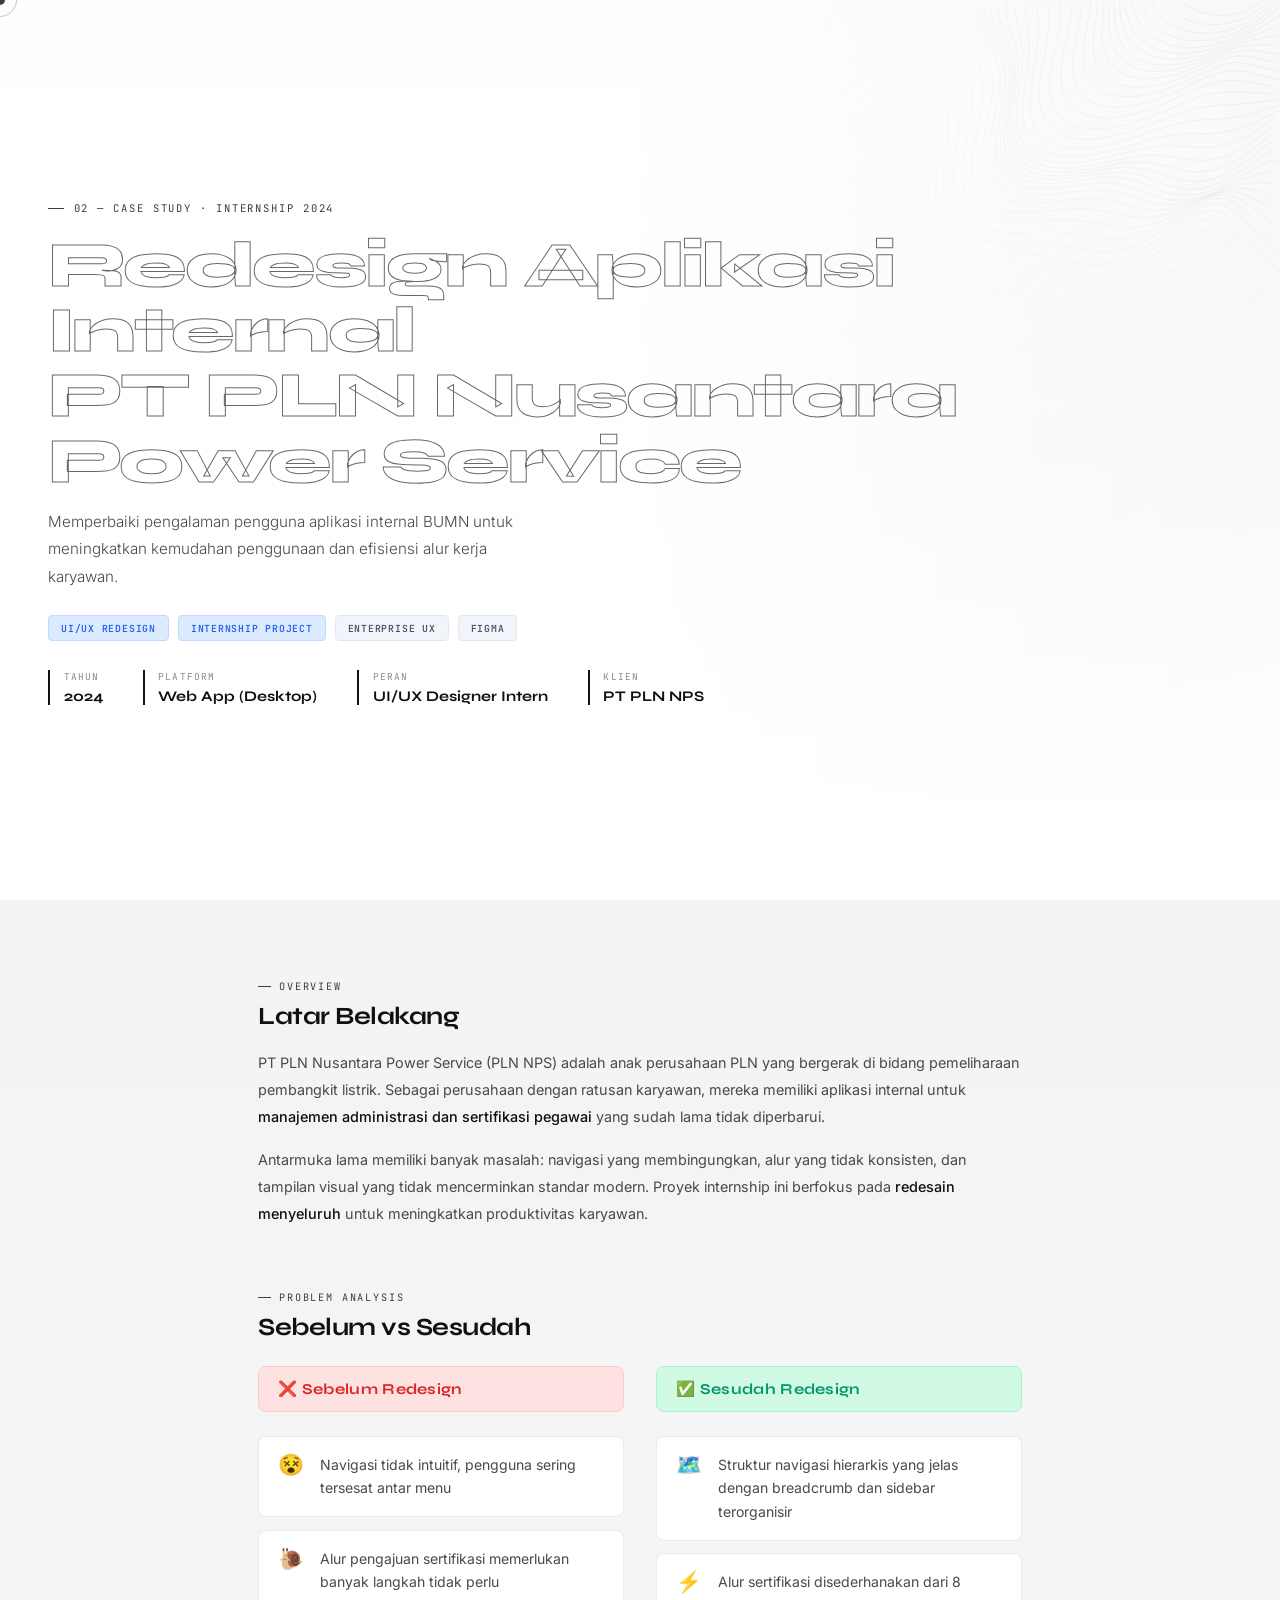
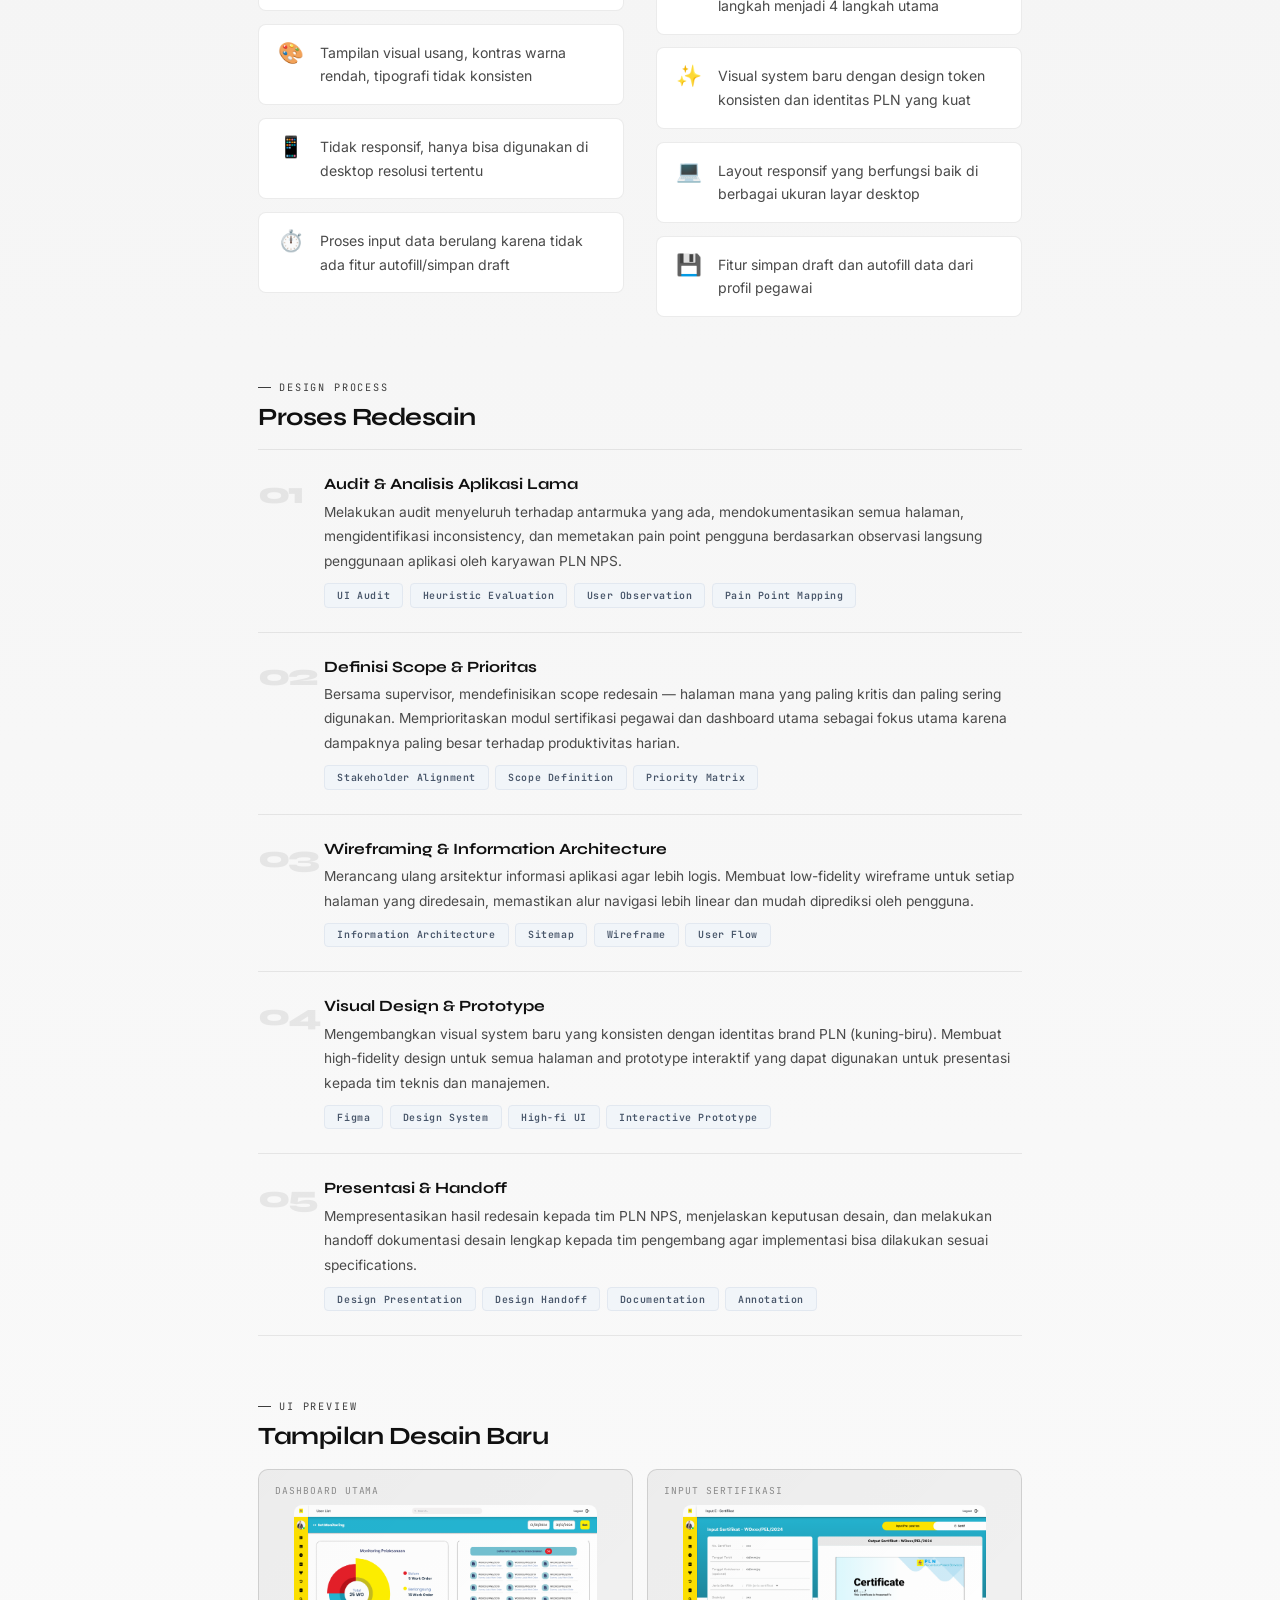
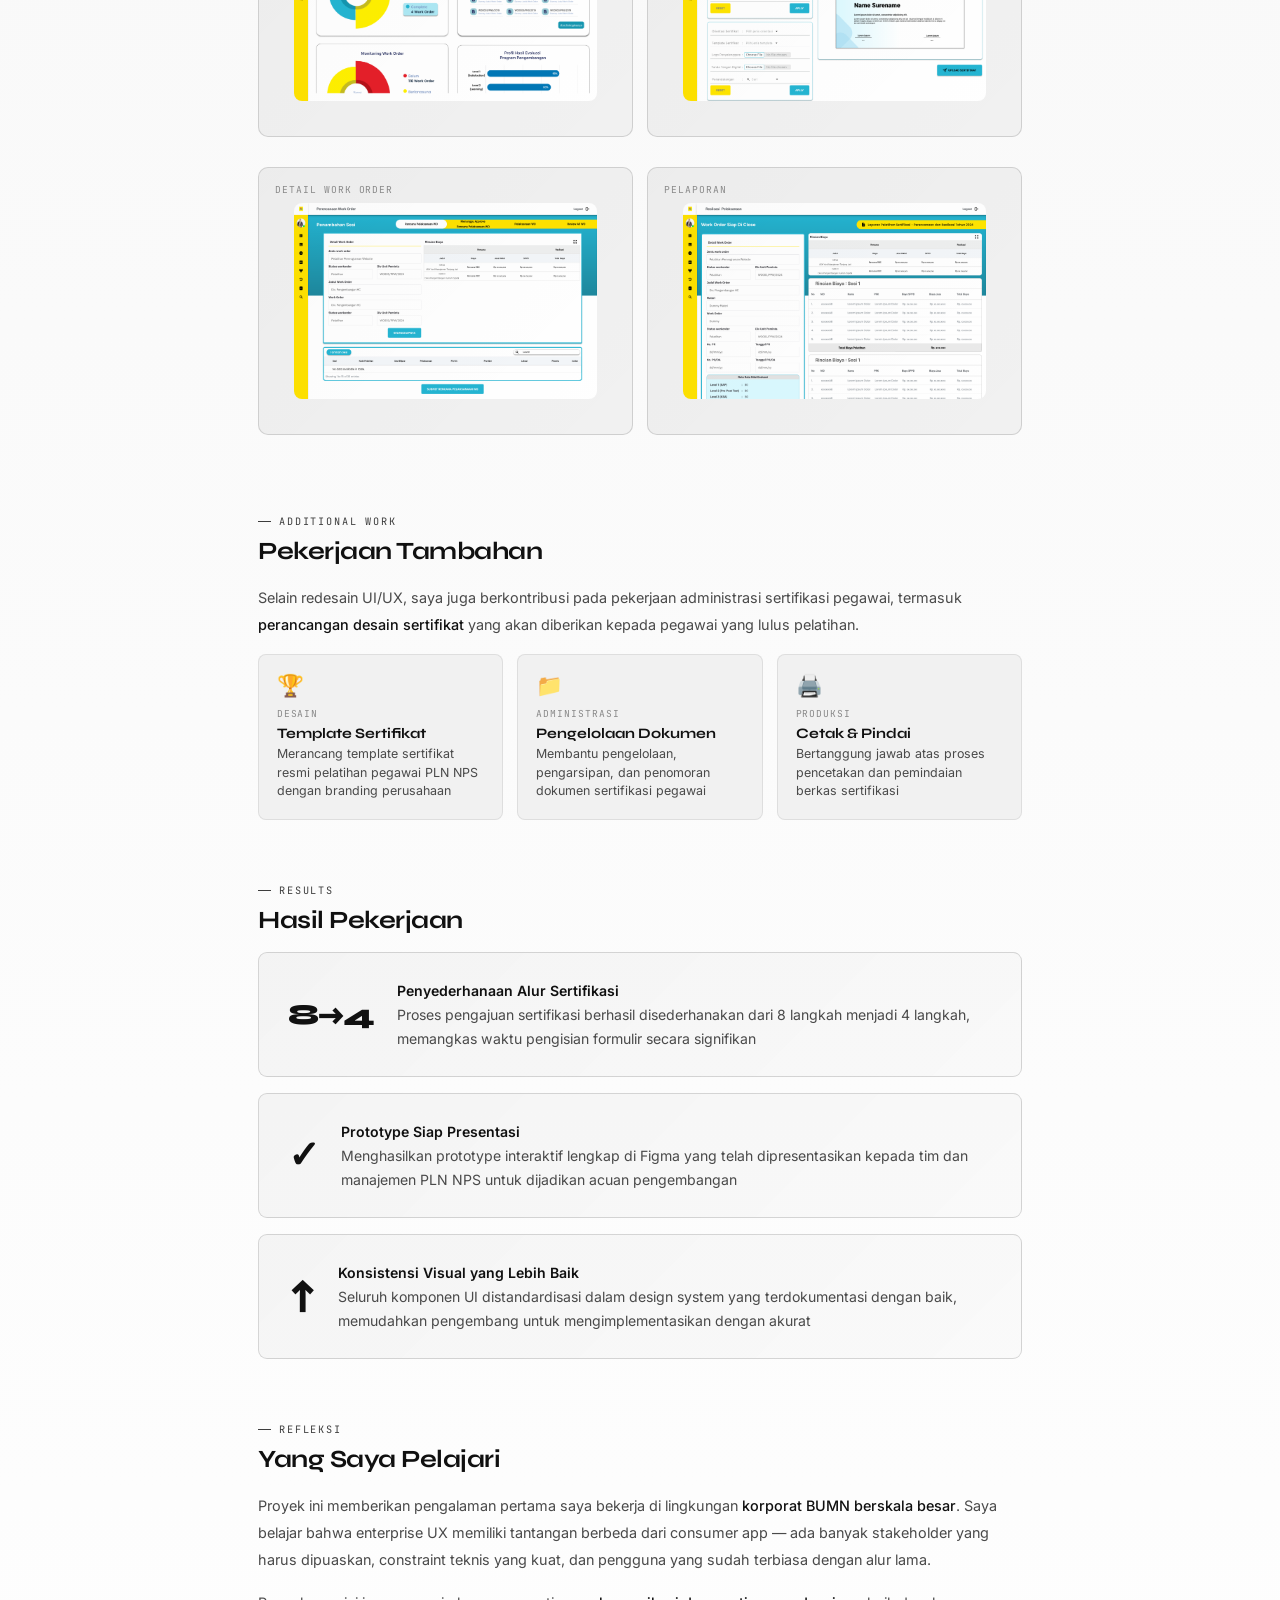
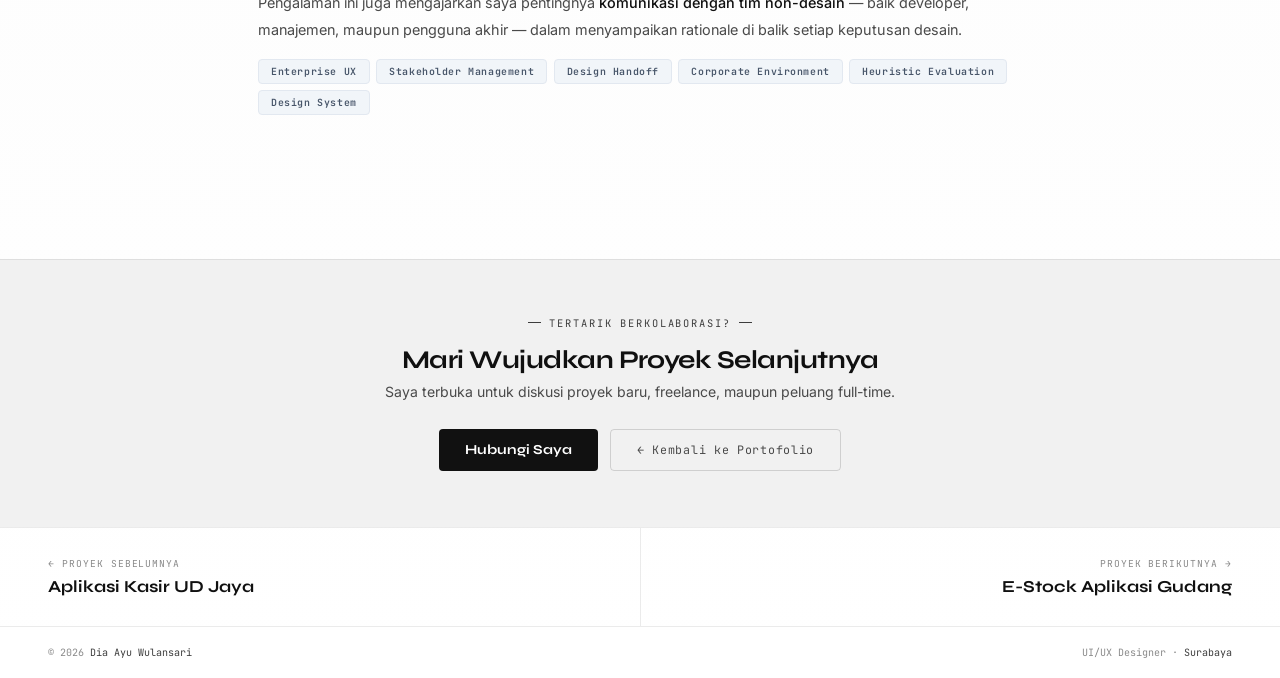
<file: Detail Page/project-pln.html>
<!DOCTYPE html>
<html lang="id">
<head>
  <meta charset="UTF-8">
  <meta name="viewport" content="width=device-width, initial-scale=1.0">
  <title>Redesign Aplikasi PLN NPS — Dia Ayu Wulansari</title>
  <link href="https://fonts.googleapis.com/css2?family=Syne:wght@400;600;700;800&family=Inter:wght@300;400;500;600&family=JetBrains+Mono:wght@400;500&display=swap" rel="stylesheet">
  <link rel="stylesheet" href="../Detail Page/project-detail.css">
</head>
<body>
<div id="cur"></div>
<div id="cur-ring"></div>

<nav>
  <a href="../index.html" class="logo">Dia Ayu<span>.</span></a>
  <span class="nav-tag">Case Study</span>
  <a href="../index.html#projects" class="back-btn">← Kembali</a>
</nav>

<div class="proj-hero">
  <div class="hero-bg"></div>
  
  <canvas id="topoCanvas"></canvas>
  
  <div class="desk-mock">
    <div class="desk-topbar">
      <div class="desk-dot" style="background:#ef4444;opacity:.5"></div>
      <div class="desk-dot" style="background:#eab308;opacity:.5"></div>
      <div class="desk-dot" style="background:#22c55e;opacity:.5"></div>
    </div>
    <div class="desk-body">
      <div class="desk-sidebar">
        <div class="desk-si active"></div>
        <div class="desk-si"></div>
        <div class="desk-si"></div>
        <div class="desk-si"></div>
        <div class="desk-si"></div>
      </div>
      <div class="desk-main">
        <div class="desk-header"></div>
        <div class="desk-cards">
          <div class="desk-card"></div>
          <div class="desk-card"></div>
          <div class="desk-card"></div>
        </div>
        <div class="desk-row" style="margin-top:6px"></div>
        <div class="desk-row" style="width:80%"></div>
        <div class="desk-row" style="width:60%"></div>
        <div class="desk-row" style="margin-top:4px"></div>
        <div class="desk-row" style="width:70%"></div>
      </div>
    </div>
  </div>
  <div class="hero-overlay"></div>
  <div class="hero-content">
    <div class="eyebrow">02 — Case Study · Internship 2024</div>
    
    <h1 class="proj-title">Redesign Aplikasi<br>Internal<br><span style="-webkit-text-stroke:1px #696969;color:transparent">PT PLN Nusantara<br>Power Service</span></h1>
    
    <p class="proj-sub">Memperbaiki pengalaman pengguna aplikasi internal BUMN untuk meningkatkan kemudahan penggunaan dan efisiensi alur kerja karyawan.</p>
    <div class="badge-row">
      <span class="badge bd-blue">UI/UX Redesign</span>
      <span class="badge bd-blue">Internship Project</span>
      <span class="badge bd-gray">Enterprise UX</span>
      <span class="badge bd-gray">Figma</span>
    </div>
    <div class="hero-meta">
      <div class="meta-item">
        <div class="meta-lbl">Tahun</div>
        <div class="meta-val">2024</div>
      </div>
      <div class="meta-item">
        <div class="meta-lbl">Platform</div>
        <div class="meta-val">Web App (Desktop)</div>
      </div>
      <div class="meta-item">
        <div class="meta-lbl">Peran</div>
        <div class="meta-val">UI/UX Designer Intern</div>
      </div>
      <div class="meta-item">
        <div class="meta-lbl">Klien</div>
        <div class="meta-val">PT PLN NPS</div>
      </div>
    </div>
  </div>
</div>

<div class="wrap">

  <div class="sec">
    <div class="sec-ey">Overview</div>
    <h2 class="sec-h">Latar Belakang</h2>
    <p class="sec-p">PT PLN Nusantara Power Service (PLN NPS) adalah anak perusahaan PLN yang bergerak di bidang pemeliharaan pembangkit listrik. Sebagai perusahaan dengan ratusan karyawan, mereka memiliki aplikasi internal untuk <strong>manajemen administrasi dan sertifikasi pegawai</strong> yang sudah lama tidak diperbarui.</p>
    <p class="sec-p">Antarmuka lama memiliki banyak masalah: navigasi yang membingungkan, alur yang tidak konsisten, dan tampilan visual yang tidak mencerminkan standar modern. Proyek internship ini berfokus pada <strong>redesain menyeluruh</strong> untuk meningkatkan produktivitas karyawan.</p>
  </div>

  <div class="sec">
    <div class="sec-ey">Problem Analysis</div>
    <h2 class="sec-h">Sebelum vs Sesudah</h2>
    <div class="compare-grid">
      <div class="compare-col">
        <div class="compare-header before">❌ Sebelum Redesign</div>
        <div class="compare-body">
          <div class="compare-item"><span class="ci-ico">😵</span>Navigasi tidak intuitif, pengguna sering tersesat antar menu</div>
          <div class="compare-item"><span class="ci-ico">🐌</span>Alur pengajuan sertifikasi memerlukan banyak langkah tidak perlu</div>
          <div class="compare-item"><span class="ci-ico">🎨</span>Tampilan visual usang, kontras warna rendah, tipografi tidak konsisten</div>
          <div class="compare-item"><span class="ci-ico">📱</span>Tidak responsif, hanya bisa digunakan di desktop resolusi tertentu</div>
          <div class="compare-item"><span class="ci-ico">⏱️</span>Proses input data berulang karena tidak ada fitur autofill/simpan draft</div>
        </div>
      </div>
      <div class="compare-col">
        <div class="compare-header after">✅ Sesudah Redesign</div>
        <div class="compare-body">
          <div class="compare-item"><span class="ci-ico">🗺️</span>Struktur navigasi hierarkis yang jelas dengan breadcrumb dan sidebar terorganisir</div>
          <div class="compare-item"><span class="ci-ico">⚡</span>Alur sertifikasi disederhanakan dari 8 langkah menjadi 4 langkah utama</div>
          <div class="compare-item"><span class="ci-ico">✨</span>Visual system baru dengan design token konsisten dan identitas PLN yang kuat</div>
          <div class="compare-item"><span class="ci-ico">💻</span>Layout responsif yang berfungsi baik di berbagai ukuran layar desktop</div>
          <div class="compare-item"><span class="ci-ico">💾</span>Fitur simpan draft dan autofill data dari profil pegawai</div>
        </div>
      </div>
    </div>
  </div>

  <div class="sec">
    <div class="sec-ey">Design Process</div>
    <h2 class="sec-h">Proses Redesain</h2>
    <div class="proc-list">
      <div class="proc-item">
        <div class="proc-n">01</div>
        <div>
          <div class="proc-t">Audit &amp; Analisis Aplikasi Lama</div>
          <div class="proc-d">Melakukan audit menyeluruh terhadap antarmuka yang ada, mendokumentasikan semua halaman, mengidentifikasi inconsistency, dan memetakan pain point pengguna berdasarkan observasi langsung penggunaan aplikasi oleh karyawan PLN NPS.</div>
          <div class="proc-tags"><span class="ptag">UI Audit</span><span class="ptag">Heuristic Evaluation</span><span class="ptag">User Observation</span><span class="ptag">Pain Point Mapping</span></div>
        </div>
      </div>
      <div class="proc-item">
        <div class="proc-n">02</div>
        <div>
          <div class="proc-t">Definisi Scope &amp; Prioritas</div>
          <div class="proc-d">Bersama supervisor, mendefinisikan scope redesain — halaman mana yang paling kritis dan paling sering digunakan. Memprioritaskan modul sertifikasi pegawai dan dashboard utama sebagai fokus utama karena dampaknya paling besar terhadap produktivitas harian.</div>
          <div class="proc-tags"><span class="ptag">Stakeholder Alignment</span><span class="ptag">Scope Definition</span><span class="ptag">Priority Matrix</span></div>
        </div>
      </div>
      <div class="proc-item">
        <div class="proc-n">03</div>
        <div>
          <div class="proc-t">Wireframing &amp; Information Architecture</div>
          <div class="proc-d">Merancang ulang arsitektur informasi aplikasi agar lebih logis. Membuat low-fidelity wireframe untuk setiap halaman yang diredesain, memastikan alur navigasi lebih linear dan mudah diprediksi oleh pengguna.</div>
          <div class="proc-tags"><span class="ptag">Information Architecture</span><span class="ptag">Sitemap</span><span class="ptag">Wireframe</span><span class="ptag">User Flow</span></div>
        </div>
      </div>
      <div class="proc-item">
        <div class="proc-n">04</div>
        <div>
          <div class="proc-t">Visual Design &amp; Prototype</div>
          <div class="proc-d">Mengembangkan visual system baru yang konsisten dengan identitas brand PLN (kuning-biru). Membuat high-fidelity design untuk semua halaman and prototype interaktif yang dapat digunakan untuk presentasi kepada tim teknis dan manajemen.</div>
          <div class="proc-tags"><span class="ptag">Figma</span><span class="ptag">Design System</span><span class="ptag">High-fi UI</span><span class="ptag">Interactive Prototype</span></div>
        </div>
      </div>
      <div class="proc-item">
        <div class="proc-n">05</div>
        <div>
          <div class="proc-t">Presentasi &amp; Handoff</div>
          <div class="proc-d">Mempresentasikan hasil redesain kepada tim PLN NPS, menjelaskan keputusan desain, dan melakukan handoff dokumentasi desain lengkap kepada tim pengembang agar implementasi bisa dilakukan sesuai specifications.</div>
          <div class="proc-tags"><span class="ptag">Design Presentation</span><span class="ptag">Design Handoff</span><span class="ptag">Documentation</span><span class="ptag">Annotation</span></div>
        </div>
      </div>
    </div>
  </div>

  <div class="sec">
    <div class="sec-ey">UI Preview</div>
    <h2 class="sec-h">Tampilan Desain Baru</h2>
    <div class="cg2">
      <div class="mock">
        <span class="mock-lbl">Dashboard Utama</span>
        <img src="../Detail Page/img/Dashboard - STAFF TDC.png" alt="Dashboard Utama" class="mock-img">
      </div>
      <div class="mock">
        <span class="mock-lbl">Input Sertifikasi</span>
        <img src="../Detail Page/img/input Sertif.png" alt="Dashboard Utama" class="mock-img">
      </div>
      <div class="mock">
        <span class="mock-lbl">Detail Work Order</span>
        <img src="../Detail Page/img/Halaman Detail WO.png" alt="Dashboard Utama" class="mock-img">
      </div>
      <div class="mock">
        <span class="mock-lbl">Pelaporan</span>
        <img src="../Detail Page/img/detail Laporan.png" alt="Dashboard Utama" class="mock-img">
      </div>
    </div>
  </div> 
  
  <div class="sec">
    <div class="sec-ey">Additional Work</div>
    <h2 class="sec-h">Pekerjaan Tambahan</h2>
    <p class="sec-p">Selain redesain UI/UX, saya juga berkontribusi pada pekerjaan administrasi sertifikasi pegawai, termasuk <strong>perancangan desain sertifikat</strong> yang akan diberikan kepada pegawai yang lulus pelatihan.</p>
    <div class="cg3">
      <div class="ic">
        <div class="ic-ico">🏆</div>
        <div class="ic-lbl">Desain</div>
        <div class="ic-v">Template Sertifikat</div>
        <div class="ic-s">Merancang template sertifikat resmi pelatihan pegawai PLN NPS dengan branding perusahaan</div>
      </div>
      <div class="ic">
        <div class="ic-ico">📁</div>
        <div class="ic-lbl">Administrasi</div>
        <div class="ic-v">Pengelolaan Dokumen</div>
        <div class="ic-s">Membantu pengelolaan, pengarsipan, dan penomoran dokumen sertifikasi pegawai</div>
      </div>
      <div class="ic">
        <div class="ic-ico">🖨️</div>
        <div class="ic-lbl">Produksi</div>
        <div class="ic-v">Cetak &amp; Pindai</div>
        <div class="ic-s">Bertanggung jawab atas proses pencetakan dan pemindaian berkas sertifikasi</div>
      </div>
    </div>
  </div>

  <div class="sec">
    <div class="sec-ey">Results</div>
    <h2 class="sec-h">Hasil Pekerjaan</h2>
    <div class="res-card">
      <div class="res-num" style="font-size:1.8rem">8→4</div>
      <div class="res-d"><strong>Penyederhanaan Alur Sertifikasi</strong><br>Proses pengajuan sertifikasi berhasil disederhanakan dari 8 langkah menjadi 4 langkah, memangkas waktu pengisian formulir secara signifikan</div>
    </div>
    <div class="res-card">
      <div class="res-num">✓</div>
      <div class="res-d"><strong>Prototype Siap Presentasi</strong><br>Menghasilkan prototype interaktif lengkap di Figma yang telah dipresentasikan kepada tim dan manajemen PLN NPS untuk dijadikan acuan pengembangan</div>
    </div>
    <div class="res-card">
      <div class="res-num">↑</div>
      <div class="res-d"><strong>Konsistensi Visual yang Lebih Baik</strong><br>Seluruh komponen UI distandardisasi dalam design system yang terdokumentasi dengan baik, memudahkan pengembang untuk mengimplementasikan dengan akurat</div>
    </div>
  </div>

  <div class="sec">
    <div class="sec-ey">Refleksi</div>
    <h2 class="sec-h">Yang Saya Pelajari</h2>
    <p class="sec-p">Proyek ini memberikan pengalaman pertama saya bekerja di lingkungan <strong>korporat BUMN berskala besar</strong>. Saya belajar bahwa enterprise UX memiliki tantangan berbeda dari consumer app — ada banyak stakeholder yang harus dipuaskan, constraint teknis yang kuat, dan pengguna yang sudah terbiasa dengan alur lama.</p>
    <p class="sec-p">Pengalaman ini juga mengajarkan saya pentingnya <strong>komunikasi dengan tim non-desain</strong> — baik developer, manajemen, maupun pengguna akhir — dalam menyampaikan rationale di balik setiap keputusan desain.</p>
    <div class="tags-row">
      <span class="tg">Enterprise UX</span>
      <span class="tg">Stakeholder Management</span>
      <span class="tg">Design Handoff</span>
      <span class="tg">Corporate Environment</span>
      <span class="tg">Heuristic Evaluation</span>
      <span class="tg">Design System</span>
    </div>
  </div>

</div> 

<div style="border-top:1px solid var(--border);background:var(--navy2);padding:3.5rem 3rem;text-align:center">
  <div style="font-family:'JetBrains Mono',monospace;font-size:.65rem;color:var(--accent);letter-spacing:.18em;text-transform:uppercase;margin-bottom:.9rem;display:flex;align-items:center;gap:.55rem;justify-content:center">
    <span style="width:13px;height:1px;background:var(--accent);display:inline-block"></span>Tertarik berkolaborasi?<span style="width:13px;height:1px;background:var(--accent);display:inline-block"></span>
  </div>
  <h3 style="font-family:'Syne',sans-serif;font-size:1.6rem;font-weight:700;letter-spacing:-.02em;margin-bottom:.5rem">Mari Wujudkan Proyek Selanjutnya</h3>
  <p style="font-size:.88rem;color:var(--fg2);margin-bottom:1.8rem">Saya terbuka untuk diskusi proyek baru, freelance, maupun peluang full-time.</p>
  <div style="display:flex;gap:.8rem;justify-content:center;flex-wrap:wrap">
    <a href="mailto:diaayuwulansari@gmail.com" style="background:var(--blue);color:#fff;padding:.75rem 1.6rem;border-radius:4px;font-family:'Syne',sans-serif;font-weight:700;font-size:.86rem;text-decoration:none">Hubungi Saya</a>
    <a href="../index.html" style="border:1px solid var(--border2);color:var(--fg2);padding:.75rem 1.6rem;background:transparent;font-family:'JetBrains Mono',monospace;font-size:.73rem;letter-spacing:.06em;border-radius:4px;text-decoration:none">← Kembali ke Portofolio</a>
  </div>
</div>

<div class="proj-nav">
  <a href="project-udjaya.html" class="pn">
    <div class="pn-dir">← Proyek Sebelumnya</div>
    <div class="pn-name">Aplikasi Kasir UD Jaya</div>
  </a>
  <a href="project-estock.html" class="pn right">
    <div class="pn-dir">Proyek Berikutnya →</div>
    <div class="pn-name">E-Stock Aplikasi Gudang</div>
  </a>
</div>

<footer>
  <div class="ft">© 2026 <span>Dia Ayu Wulansari</span></div>
  <div class="ft">UI/UX Designer · <span>Surabaya</span></div>
</footer>

<script src="../script.js"></script>
</body>
</html>
</file>
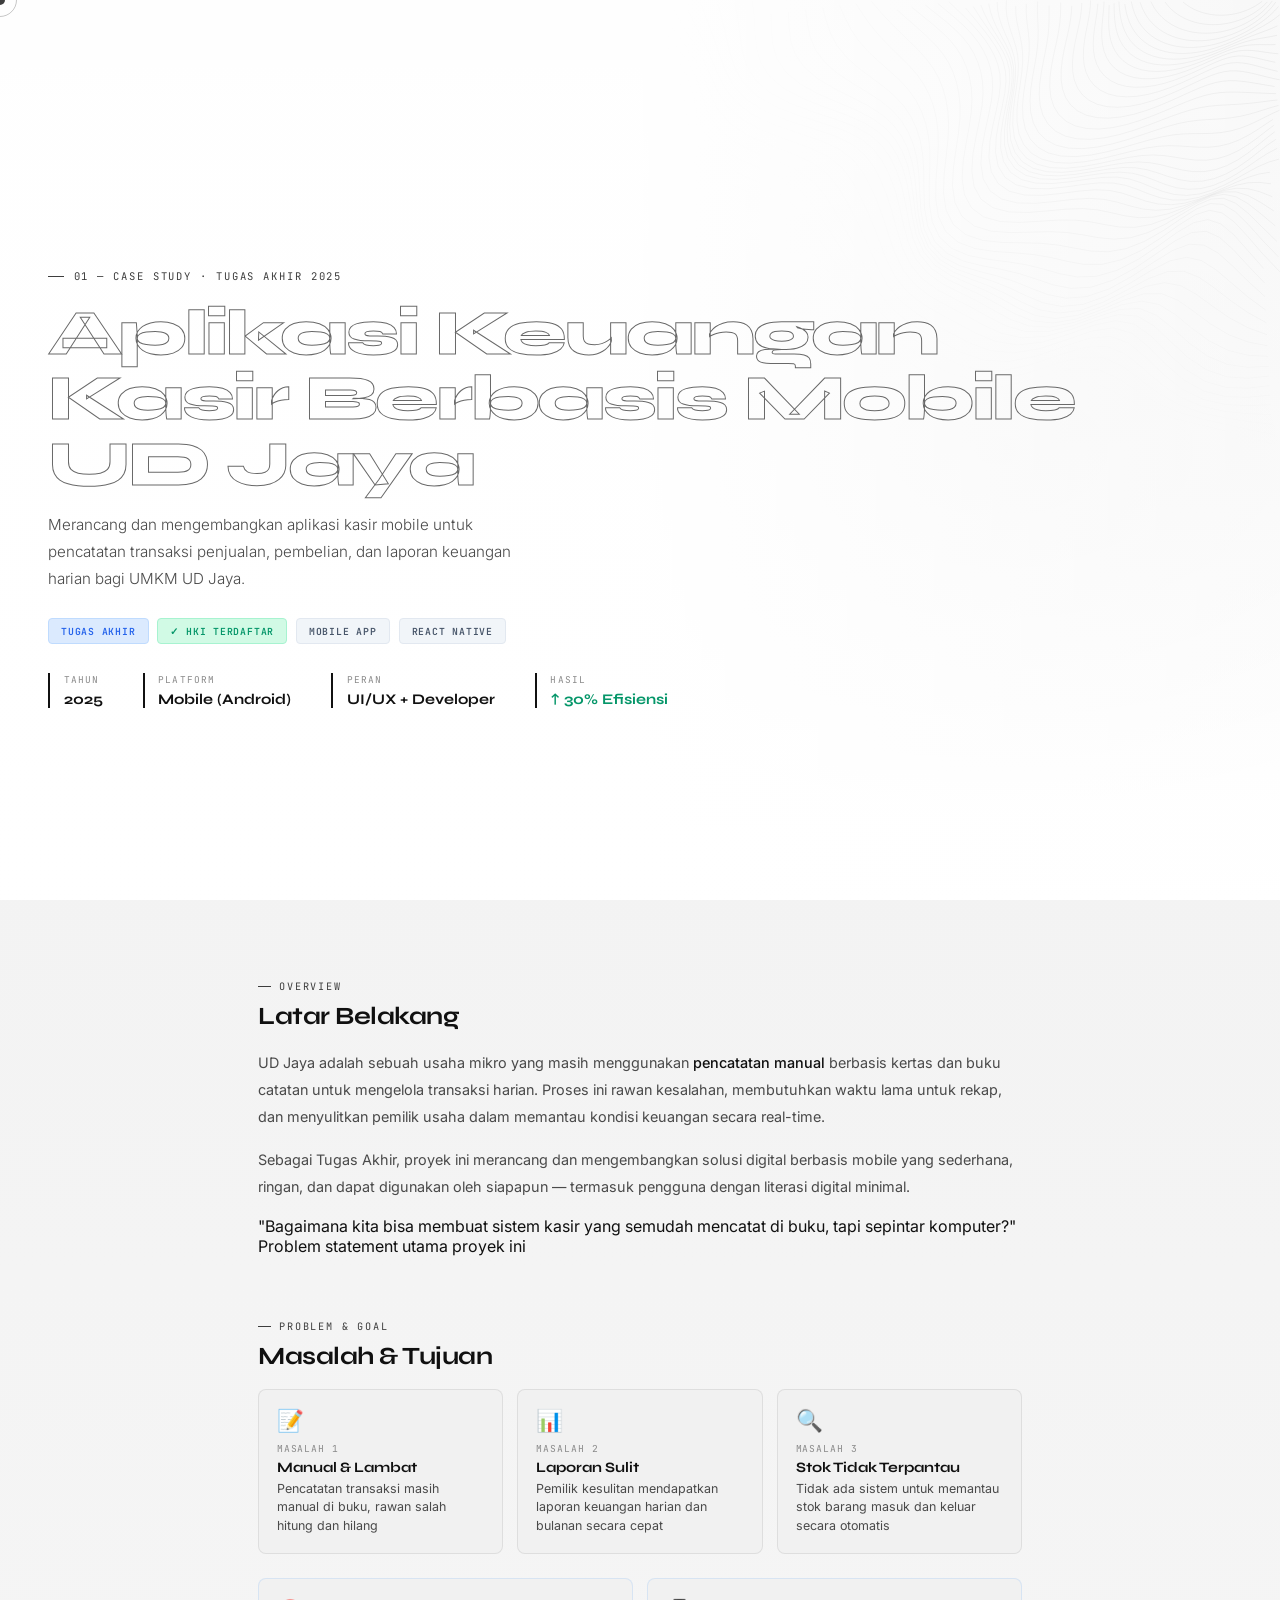
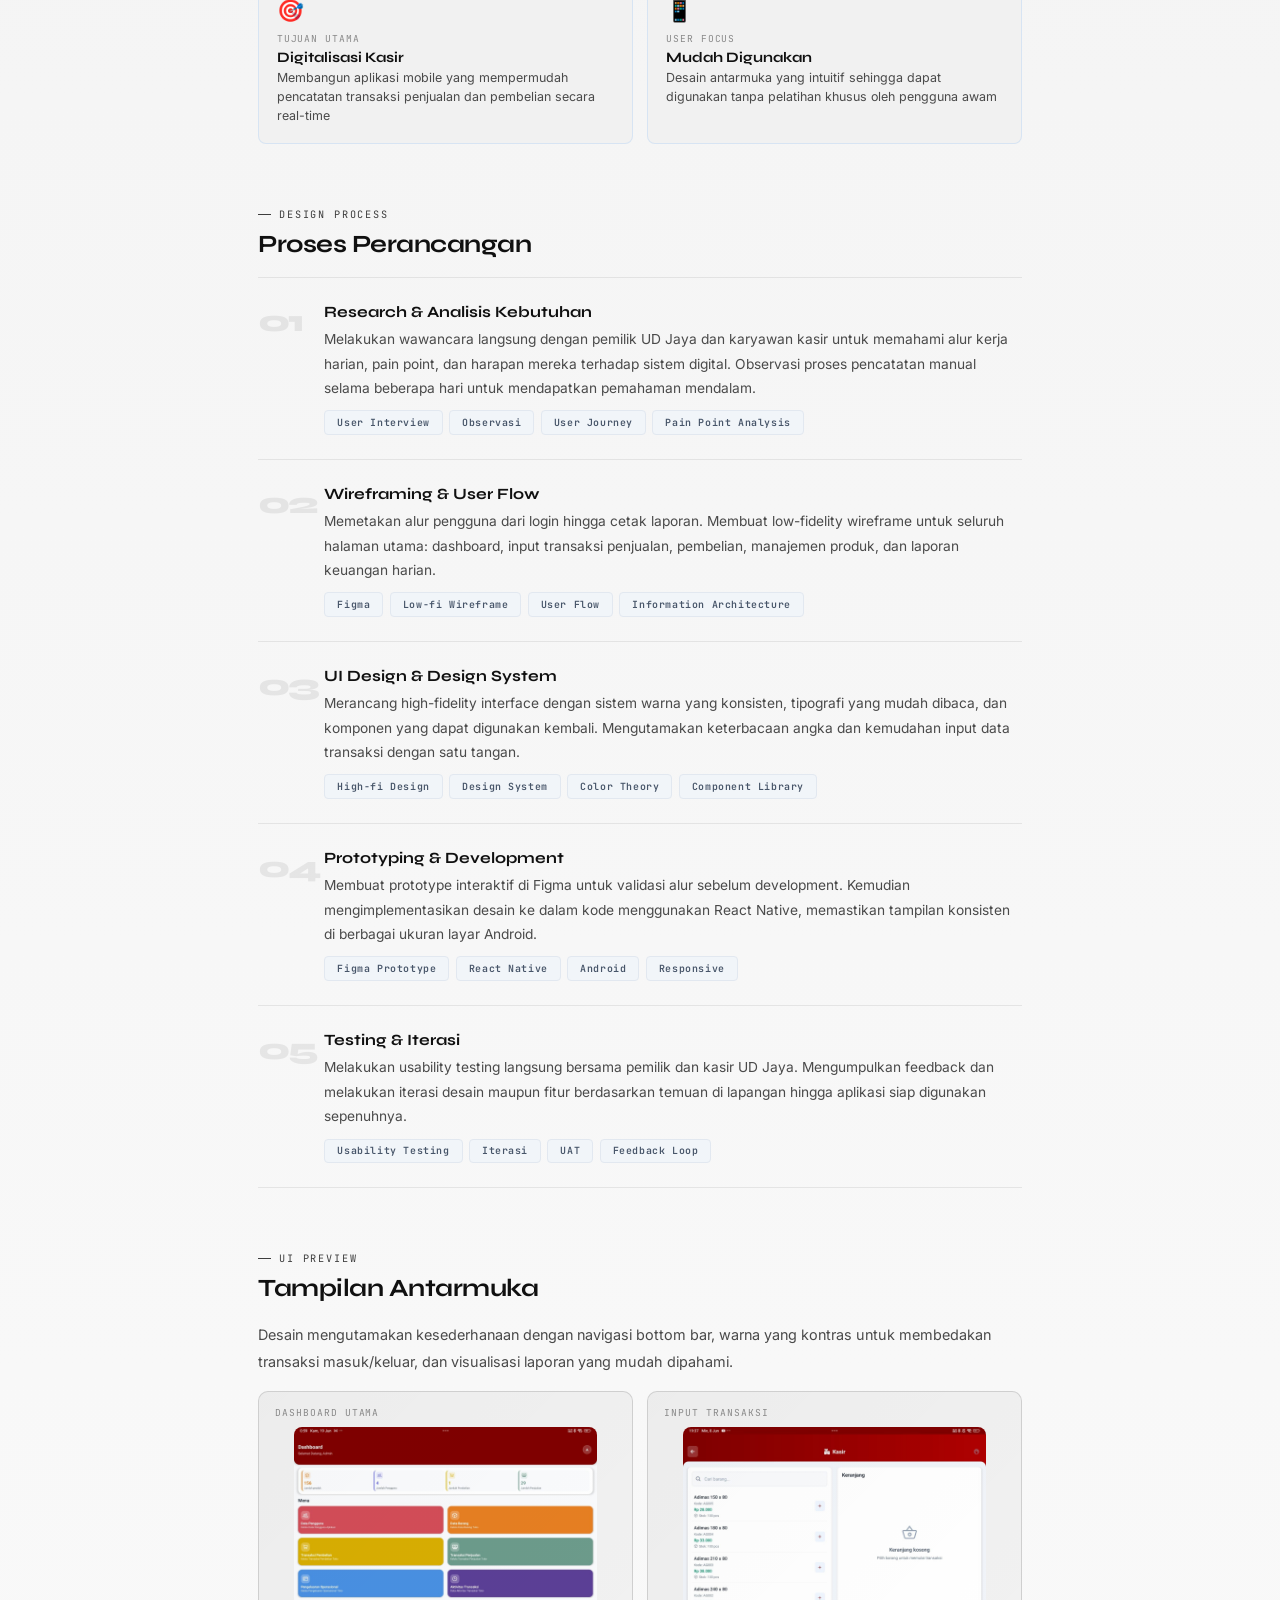
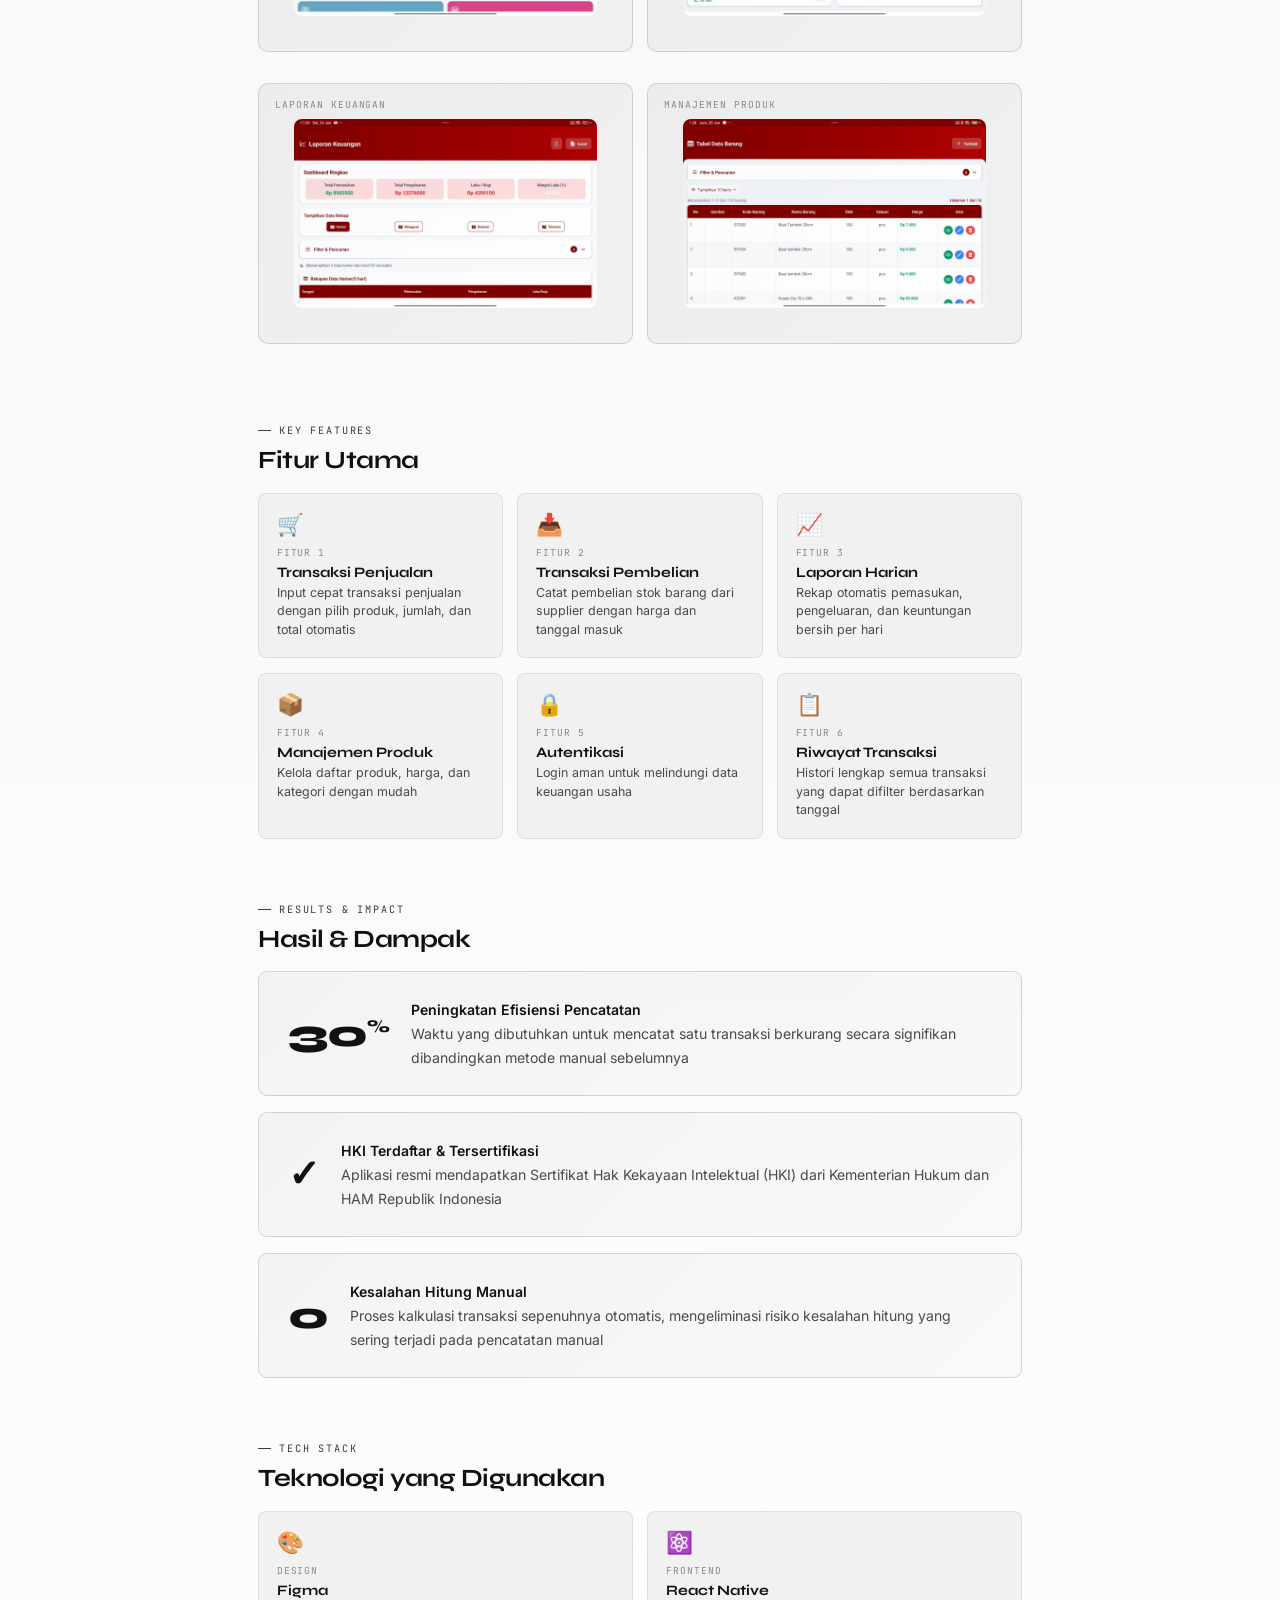
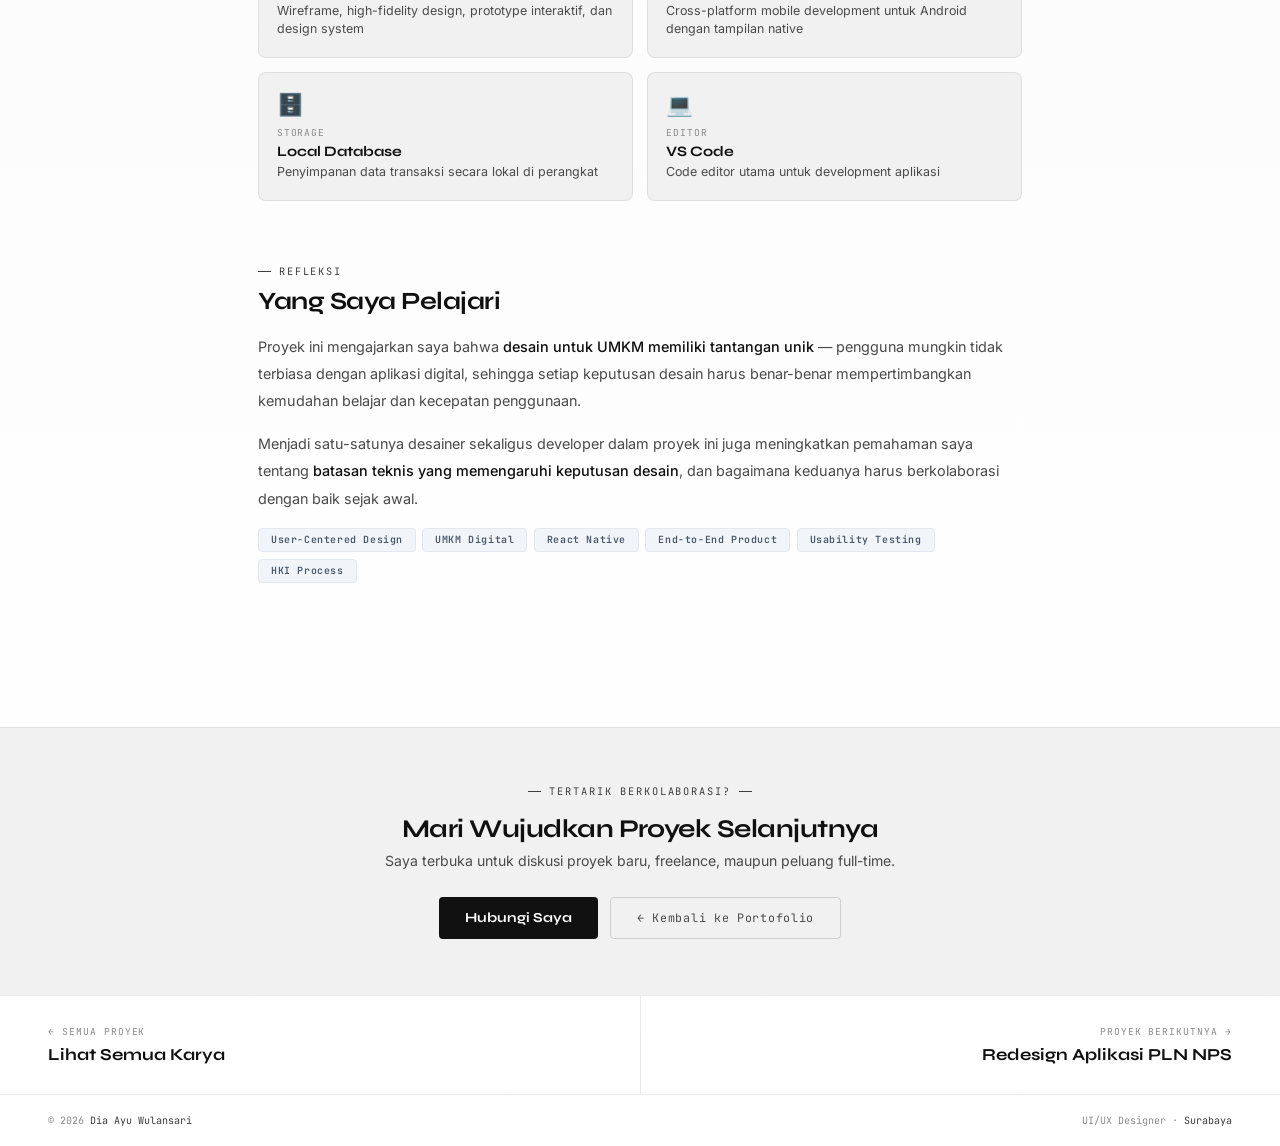
<file: Detail Page/project-udjaya.html>
<!DOCTYPE html>
<html lang="id">
<head>
  <meta charset="UTF-8">
  <meta name="viewport" content="width=device-width, initial-scale=1.0">
  <title>Aplikasi Kasir UD Jaya — Dia Ayu Wulansari</title>
  <link href="https://fonts.googleapis.com/css2?family=Syne:wght@400;600;700;800&family=Inter:wght@300;400;500;600&family=JetBrains+Mono:wght@400;500&display=swap" rel="stylesheet">
  <link rel="stylesheet" href="../Detail Page/project-detail.css">
</head>
<body>
  <div id="cur"></div>
  <div id="cur-ring"></div>

  <nav>
    <a href="../index.html" class="logo">Dia Ayu<span>.</span></a>
    <span class="nav-tag">Case Study</span>
    <a href="../index.html#projects" class="back-btn">← Kembali</a>
  </nav>

  <div class="proj-hero">
    <div class="hero-bg"></div>
    
    <canvas id="topoCanvas"></canvas>

    <div class="hero-phone2"></div>
    <div class="hero-phone">
      <div class="phone-screen">
        <div class="ph-header"><div class="ph-dot"></div><div style="flex:1;height:5px;background:rgba(255,255,255,.1);border-radius:2px"></div></div>
        <div class="ph-card">
          <div class="ph-num">Rp 2.450.000</div>
          <div class="ph-row"></div>
          <div class="ph-row short"></div>
        </div>
        <div class="ph-bar" style="height:40px;border-radius:6px;background:rgba(37,99,235,.25)"></div>
        <div class="ph-bar"></div>
        <div class="ph-bar short" style="width:70%"></div>
        <div class="ph-card">
          <div class="ph-row"></div>
          <div class="ph-row short"></div>
        </div>
        <div class="ph-bar" style="height:6px"></div>
        <div class="ph-bar" style="height:6px;width:80%"></div>
      </div>
    </div>
    <div class="hero-overlay"></div>
    <div class="hero-content">
      <div class="eyebrow">01 — Case Study · Tugas Akhir 2025</div>
      
      <h1 class="proj-title">Aplikasi Keuangan<br>Kasir Berbasis Mobile<br><span style="-webkit-text-stroke:1px #696969;color:transparent">UD Jaya</span></h1>
      
      <p class="proj-sub">Merancang dan mengembangkan aplikasi kasir mobile untuk pencatatan transaksi penjualan, pembelian, dan laporan keuangan harian bagi UMKM UD Jaya.</p>
      <div class="badge-row">
        <span class="badge bd-blue">Tugas Akhir</span>
        <span class="badge bd-green">✓ HKI Terdaftar</span>
        <span class="badge bd-gray">Mobile App</span>
        <span class="badge bd-gray">React Native</span>
      </div>
      <div class="hero-meta">
        <div class="meta-item">
          <div class="meta-lbl">Tahun</div>
          <div class="meta-val">2025</div>
        </div>
        <div class="meta-item">
          <div class="meta-lbl">Platform</div>
          <div class="meta-val">Mobile (Android)</div>
        </div>
        <div class="meta-item">
          <div class="meta-lbl">Peran</div>
          <div class="meta-val">UI/UX + Developer</div>
        </div>
        <div class="meta-item">
          <div class="meta-lbl">Hasil</div>
          <div class="meta-val" style="color:var(--green)">↑ 30% Efisiensi</div>
        </div>
      </div>
    </div>
  </div>

  <div class="wrap">

    <div class="sec">
      <div class="sec-ey">Overview</div>
      <h2 class="sec-h">Latar Belakang</h2>
      <p class="sec-p">UD Jaya adalah sebuah usaha mikro yang masih menggunakan <strong>pencatatan manual</strong> berbasis kertas dan buku catatan untuk mengelola transaksi harian. Proses ini rawan kesalahan, membutuhkan waktu lama untuk rekap, dan menyulitkan pemilik usaha dalam memantau kondisi keuangan secara real-time.</p>
      <p class="sec-p">Sebagai Tugas Akhir, proyek ini merancang dan mengembangkan solusi digital berbasis mobile yang sederhana, ringan, dan dapat digunakan oleh siapapun — termasuk pengguna dengan literasi digital minimal.</p>
      <div class="quote-block">
        <div class="quote-text">"Bagaimana kita bisa membuat sistem kasir yang semudah mencatat di buku, tapi sepintar komputer?"</div>
        <div class="quote-sub">Problem statement utama proyek ini</div>
      </div>
    </div>

    <div class="sec">
      <div class="sec-ey">Problem &amp; Goal</div>
      <h2 class="sec-h">Masalah &amp; Tujuan</h2>
      <div class="cg3" style="margin-bottom:1.5rem">
        <div class="ic">
          <div class="ic-ico">📝</div>
          <div class="ic-lbl">Masalah 1</div>
          <div class="ic-v">Manual &amp; Lambat</div>
          <div class="ic-s">Pencatatan transaksi masih manual di buku, rawan salah hitung dan hilang</div>
        </div>
        <div class="ic">
          <div class="ic-ico">📊</div>
          <div class="ic-lbl">Masalah 2</div>
          <div class="ic-v">Laporan Sulit</div>
          <div class="ic-s">Pemilik kesulitan mendapatkan laporan keuangan harian dan bulanan secara cepat</div>
        </div>
        <div class="ic">
          <div class="ic-ico">🔍</div>
          <div class="ic-lbl">Masalah 3</div>
          <div class="ic-v">Stok Tidak Terpantau</div>
          <div class="ic-s">Tidak ada sistem untuk memantau stok barang masuk dan keluar secara otomatis</div>
        </div>
      </div>
      <div class="cg2">
        <div class="ic" style="border-color:rgba(96,165,250,.18)">
          <div class="ic-ico">🎯</div>
          <div class="ic-lbl">Tujuan Utama</div>
          <div class="ic-v">Digitalisasi Kasir</div>
          <div class="ic-s">Membangun aplikasi mobile yang mempermudah pencatatan transaksi penjualan dan pembelian secara real-time</div>
        </div>
        <div class="ic" style="border-color:rgba(96,165,250,.18)">
          <div class="ic-ico">📱</div>
          <div class="ic-lbl">User Focus</div>
          <div class="ic-v">Mudah Digunakan</div>
          <div class="ic-s">Desain antarmuka yang intuitif sehingga dapat digunakan tanpa pelatihan khusus oleh pengguna awam</div>
        </div>
      </div>
    </div>

    <div class="sec">
      <div class="sec-ey">Design Process</div>
      <h2 class="sec-h">Proses Perancangan</h2>
      <div class="proc-list">
        <div class="proc-item">
          <div class="proc-n">01</div>
          <div>
            <div class="proc-t">Research &amp; Analisis Kebutuhan</div>
            <div class="proc-d">Melakukan wawancara langsung dengan pemilik UD Jaya dan karyawan kasir untuk memahami alur kerja harian, pain point, dan harapan mereka terhadap sistem digital. Observasi proses pencatatan manual selama beberapa hari untuk mendapatkan pemahaman mendalam.</div>
            <div class="proc-tags"><span class="ptag">User Interview</span><span class="ptag">Observasi</span><span class="ptag">User Journey</span><span class="ptag">Pain Point Analysis</span></div>
          </div>
        </div>
        <div class="proc-item">
          <div class="proc-n">02</div>
          <div>
            <div class="proc-t">Wireframing &amp; User Flow</div>
            <div class="proc-d">Memetakan alur pengguna dari login hingga cetak laporan. Membuat low-fidelity wireframe untuk seluruh halaman utama: dashboard, input transaksi penjualan, pembelian, manajemen produk, dan laporan keuangan harian.</div>
            <div class="proc-tags"><span class="ptag">Figma</span><span class="ptag">Low-fi Wireframe</span><span class="ptag">User Flow</span><span class="ptag">Information Architecture</span></div>
          </div>
        </div>
        <div class="proc-item">
          <div class="proc-n">03</div>
          <div>
            <div class="proc-t">UI Design &amp; Design System</div>
            <div class="proc-d">Merancang high-fidelity interface dengan sistem warna yang konsisten, tipografi yang mudah dibaca, dan komponen yang dapat digunakan kembali. Mengutamakan keterbacaan angka dan kemudahan input data transaksi dengan satu tangan.</div>
            <div class="proc-tags"><span class="ptag">High-fi Design</span><span class="ptag">Design System</span><span class="ptag">Color Theory</span><span class="ptag">Component Library</span></div>
          </div>
        </div>
        <div class="proc-item">
          <div class="proc-n">04</div>
          <div>
            <div class="proc-t">Prototyping &amp; Development</div>
            <div class="proc-d">Membuat prototype interaktif di Figma untuk validasi alur sebelum development. Kemudian mengimplementasikan desain ke dalam kode menggunakan React Native, memastikan tampilan konsisten di berbagai ukuran layar Android.</div>
            <div class="proc-tags"><span class="ptag">Figma Prototype</span><span class="ptag">React Native</span><span class="ptag">Android</span><span class="ptag">Responsive</span></div>
          </div>
        </div>
        <div class="proc-item">
          <div class="proc-n">05</div>
          <div>
            <div class="proc-t">Testing &amp; Iterasi</div>
            <div class="proc-d">Melakukan usability testing langsung bersama pemilik dan kasir UD Jaya. Mengumpulkan feedback dan melakukan iterasi desain maupun fitur berdasarkan temuan di lapangan hingga aplikasi siap digunakan sepenuhnya.</div>
            <div class="proc-tags"><span class="ptag">Usability Testing</span><span class="ptag">Iterasi</span><span class="ptag">UAT</span><span class="ptag">Feedback Loop</span></div>
          </div>
        </div>
      </div>
    </div>

    <div class="sec">
      <div class="sec-ey">UI Preview</div>
      <h2 class="sec-h">Tampilan Antarmuka</h2>
      <p class="sec-p">Desain mengutamakan kesederhanaan dengan navigasi bottom bar, warna yang kontras untuk membedakan transaksi masuk/keluar, dan visualisasi laporan yang mudah dipahami.</p>
      <div class="cg2">
        <div class="mock">
          <span class="mock-lbl">Dashboard Utama</span>
          <div class="mock-inner">
            <img src="../Detail Page/img/ud jaya dashboard.jpg" alt="Dashboard Utama" class="mock-img">
          </div>
        </div>
        <div class="mock">
          <span class="mock-lbl">Input Transaksi</span>
          <div class="mock-inner">
            <img src="../Detail Page/img/Input transaksi.jpg" alt="Input Transaksi" class="mock-img">
          </div>
        </div>
        <div class="mock">
          <span class="mock-lbl">Laporan Keuangan</span>
          <div class="mock-inner">
            <img src="../Detail Page/img/laporan keuangan.jpg" alt="Laporan Keuangan" class="mock-img">
          </div>
        </div>
        <div class="mock">
          <span class="mock-lbl">Manajemen Produk</span>
          <div class="mock-inner">
            <img src="../Detail Page/img/data barang.jpg" alt="Manajemen Produk" class="mock-img">
          </div>
        </div>
      </div>
    </div>

    <div class="sec">
      <div class="sec-ey">Key Features</div>
      <h2 class="sec-h">Fitur Utama</h2>
      <div class="cg3">
        <div class="ic">
          <div class="ic-ico">🛒</div>
          <div class="ic-lbl">Fitur 1</div>
          <div class="ic-v">Transaksi Penjualan</div>
          <div class="ic-s">Input cepat transaksi penjualan dengan pilih produk, jumlah, dan total otomatis</div>
        </div>
        <div class="ic">
          <div class="ic-ico">📥</div>
          <div class="ic-lbl">Fitur 2</div>
          <div class="ic-v">Transaksi Pembelian</div>
          <div class="ic-s">Catat pembelian stok barang dari supplier dengan harga dan tanggal masuk</div>
        </div>
        <div class="ic">
          <div class="ic-ico">📈</div>
          <div class="ic-lbl">Fitur 3</div>
          <div class="ic-v">Laporan Harian</div>
          <div class="ic-s">Rekap otomatis pemasukan, pengeluaran, dan keuntungan bersih per hari</div>
        </div>
        <div class="ic">
          <div class="ic-ico">📦</div>
          <div class="ic-lbl">Fitur 4</div>
          <div class="ic-v">Manajemen Produk</div>
          <div class="ic-s">Kelola daftar produk, harga, dan kategori dengan mudah</div>
        </div>
        <div class="ic">
          <div class="ic-ico">🔒</div>
          <div class="ic-lbl">Fitur 5</div>
          <div class="ic-v">Autentikasi</div>
          <div class="ic-s">Login aman untuk melindungi data keuangan usaha</div>
        </div>
        <div class="ic">
          <div class="ic-ico">📋</div>
          <div class="ic-lbl">Fitur 6</div>
          <div class="ic-v">Riwayat Transaksi</div>
          <div class="ic-s">Histori lengkap semua transaksi yang dapat difilter berdasarkan tanggal</div>
        </div>
      </div>
    </div>

    <div class="sec">
      <div class="sec-ey">Results &amp; Impact</div>
      <h2 class="sec-h">Hasil &amp; Dampak</h2>
      <div class="res-card">
        <div class="res-num">30<sup>%</sup></div>
        <div class="res-d"><strong>Peningkatan Efisiensi Pencatatan</strong><br>Waktu yang dibutuhkan untuk mencatat satu transaksi berkurang secara signifikan dibandingkan metode manual sebelumnya</div>
      </div>
      <div class="res-card">
        <div class="res-num">✓</div>
        <div class="res-d"><strong>HKI Terdaftar &amp; Tersertifikasi</strong><br>Aplikasi resmi mendapatkan Sertifikat Hak Kekayaan Intelektual (HKI) dari Kementerian Hukum dan HAM Republik Indonesia</div>
      </div>
      <div class="res-card">
        <div class="res-num">0</div>
        <div class="res-d"><strong>Kesalahan Hitung Manual</strong><br>Proses kalkulasi transaksi sepenuhnya otomatis, mengeliminasi risiko kesalahan hitung yang sering terjadi pada pencatatan manual</div>
      </div>
    </div>

    <div class="sec">
      <div class="sec-ey">Tech Stack</div>
      <h2 class="sec-h">Teknologi yang Digunakan</h2>
      <div class="cg2">
        <div class="ic">
          <div class="ic-ico">🎨</div>
          <div class="ic-lbl">Design</div>
          <div class="ic-v">Figma</div>
          <div class="ic-s">Wireframe, high-fidelity design, prototype interaktif, dan design system</div>
        </div>
        <div class="ic">
          <div class="ic-ico">⚛️</div>
          <div class="ic-lbl">Frontend</div>
          <div class="ic-v">React Native</div>
          <div class="ic-s">Cross-platform mobile development untuk Android dengan tampilan native</div>
        </div>
        <div class="ic">
          <div class="ic-ico">🗄️</div>
          <div class="ic-lbl">Storage</div>
          <div class="ic-v">Local Database</div>
          <div class="ic-s">Penyimpanan data transaksi secara lokal di perangkat</div>
        </div>
        <div class="ic">
          <div class="ic-ico">💻</div>
          <div class="ic-lbl">Editor</div>
          <div class="ic-v">VS Code</div>
          <div class="ic-s">Code editor utama untuk development aplikasi</div>
        </div>
      </div>
    </div>

    <div class="sec">
      <div class="sec-ey">Refleksi</div>
      <h2 class="sec-h">Yang Saya Pelajari</h2>
      <p class="sec-p">Proyek ini mengajarkan saya bahwa <strong>desain untuk UMKM memiliki tantangan unik</strong> — pengguna mungkin tidak terbiasa dengan aplikasi digital, sehingga setiap keputusan desain harus benar-benar mempertimbangkan kemudahan belajar dan kecepatan penggunaan.</p>
      <p class="sec-p">Menjadi satu-satunya desainer sekaligus developer dalam proyek ini juga meningkatkan pemahaman saya tentang <strong>batasan teknis yang memengaruhi keputusan desain</strong>, dan bagaimana keduanya harus berkolaborasi dengan baik sejak awal.</p>
      <div class="tags-row">
        <span class="tg">User-Centered Design</span>
        <span class="tg">UMKM Digital</span>
        <span class="tg">React Native</span>
        <span class="tg">End-to-End Product</span>
        <span class="tg">Usability Testing</span>
        <span class="tg">HKI Process</span>
      </div>
    </div>

  </div><div style="border-top:1px solid var(--border);background:var(--navy2);padding:3.5rem 3rem;text-align:center">
    <div style="font-family:'JetBrains Mono',monospace;font-size:.65rem;color:var(--accent);letter-spacing:.18em;text-transform:uppercase;margin-bottom:.9rem;display:flex;align-items:center;gap:.55rem;justify-content:center">
      <span style="width:13px;height:1px;background:var(--accent);display:inline-block"></span>Tertarik berkolaborasi?<span style="width:13px;height:1px;background:var(--accent);display:inline-block"></span>
    </div>
    <h3 style="font-family:'Syne',sans-serif;font-size:1.6rem;font-weight:700;letter-spacing:-.02em;margin-bottom:.5rem">Mari Wujudkan Proyek Selanjutnya</h3>
    <p style="font-size:.88rem;color:var(--fg2);margin-bottom:1.8rem">Saya terbuka untuk diskusi proyek baru, freelance, maupun peluang full-time.</p>
    <div style="display:flex;gap:.8rem;justify-content:center;flex-wrap:wrap">
      <a href="mailto:diaayuwulansari@gmail.com" style="background:var(--blue);color:#fff;padding:.75rem 1.6rem;border-radius:4px;font-family:'Syne',sans-serif;font-weight:700;font-size:.86rem;text-decoration:none;transition:background .2s">Hubungi Saya</a>
      <a href="../index.html" style="border:1px solid var(--border2);color:var(--fg2);padding:.75rem 1.6rem;background:transparent;font-family:'JetBrains Mono',monospace;font-size:.73rem;letter-spacing:.06em;border-radius:4px;text-decoration:none">← Kembali ke Portofolio</a>
    </div>
  </div>

  <div class="proj-nav">
    <a href="../index.html#projects" class="pn">
      <div class="pn-dir">← Semua Proyek</div>
      <div class="pn-name">Lihat Semua Karya</div>
    </a>
    <a href="project-pln.html" class="pn right">
      <div class="pn-dir">Proyek Berikutnya →</div>
      <div class="pn-name">Redesign Aplikasi PLN NPS</div>
    </a>
  </div>

  <footer>
    <div class="ft">© 2026 <span>Dia Ayu Wulansari</span></div>
    <div class="ft">UI/UX Designer · <span>Surabaya</span></div>
  </footer>

  <script src="../script.js"></script>
</body>
</html>
</file>
<file: style.css>
/* ─── RESET & ROOT ─── */
*{margin:0;padding:0;box-sizing:border-box}
:root{
  --navy:      #FFFFFF;
  --navy2:     #F1F1F1;
  --navy3:     #FFFFFF;
  --navy4:     #E4E4E4;
  --blue:      #111111;
  --blue-h:    #333333;
  --accent:    #3D3D3D;
  --accent2:   #8A8A8A;
  --silver:    #D4D4D4;
  --silver2:   #B0B0B0;
  --silver3:   #808080;
  --light-bg:  #F5F5F5;
  --white:     #FFFFFF;
  --fg:        #101010;
  --fg2:       #4A4A4A;
  --fg3:       #8A8A8A;
  --border:    rgba(0,0,0,0.08);
  --border2:   rgba(0,0,0,0.14);
}

html{scroll-behavior:smooth}
body{
  font-family:'Inter',sans-serif;
  /* background:var(--navy); */
  background:linear-gradient(to bottom, #F1F1F1, #ffffff);
  color:var(--fg);
  overflow-x:hidden;
  cursor:none;
}
 
/* ─── CURSOR ─── */
#cur{
  position:fixed;
  width:10px;height:10px;
  background:var(--accent);
  border-radius:50%;
  pointer-events:none;
  z-index:9999;
  transform:translate(-50%,-50%);
  transition:width .25s,height .25s,opacity .25s;
}
#cur-ring{
  position:fixed;
  width:34px;
  height:34px;
  border:1.5px solid rgba(0,0,0,.22);
  border-radius:50%;
  pointer-events:none;
  z-index:9998;
  transform:translate(-50%,-50%);
  transition:width .3s,height .3s;
}
a,button,[data-h]{cursor:none}
 
/* ─── NAV ─── */
nav{
  position:fixed;
  top:0;
  left:0;
  right:0;
  z-index:200;
  display:flex;
  align-items:center;
  justify-content:space-between;
  padding:1rem 3rem;
  background:rgba(255,255,255,.85);
  backdrop-filter:blur(20px);
  border-bottom:1px solid var(--border);
}
.logo{
  font-family:'Syne',sans-serif;
  font-weight:800;
  font-size:1rem;
  letter-spacing:-.02em;
}

.logo span{
  color:var(--accent)
}

.nav-links{
  display:flex;
  gap:2rem;
  list-style:none
}

.nav-links a{
  font-family:'JetBrains Mono',monospace;
  font-size:.72rem;
  color:var(--fg3);
  text-decoration:none;
  letter-spacing:.08em;
  text-transform:uppercase;
  transition:color .2s;
}

.nav-links a:hover{
  color:var(--accent)
}

.nav-cta{
  background:var(--blue);
  color:#fff;
  border:none;
  padding:.48rem 1.2rem;
  border-radius:4px;
  font-family:'JetBrains Mono',monospace;
  font-size:.7rem;
  letter-spacing:.06em;
  text-transform:uppercase;
  cursor:none;
  transition:background .2s,transform .2s;
}

.nav-cta:hover{
  background:var(--blue-h);
  transform:translateY(-1px)
}
 
/* ─── HERO ─── */
#hero {
  min-height: 100vh;
  display: flex;
  flex-direction: column;
  justify-content: center;
  padding: 4.5rem 3rem 4rem; /* Padding atas dikurangi dari 7rem menjadi 4.5rem */
  position: relative;
  overflow: hidden;
}

/* Pastikan semua elemen teks hero berada di layer atas canvas */
.hero-eyebrow, 
.hero-name, 
.hero-role, 
.hero-desc, 
.hero-btns, 
.hero-stats {
  position: relative;
  z-index: 2;
}

.hero-eyebrow{
  font-family:'JetBrains Mono',monospace;
  font-size:.68rem;
  color:var(--accent);
  letter-spacing:.18em;
  text-transform:uppercase;
  margin-bottom:1.5rem;
  display:flex;
  align-items:center;
  gap:.6rem;
}

.hero-eyebrow::before{
  content:'';
  width:22px;
  height:1px;
  background:var(--accent)
}

.hero-name{
  font-family:'Syne',sans-serif;
  font-weight:800;
  font-size:clamp(3.2rem,8.5vw,7rem);
  line-height:.93;
  letter-spacing:-.04em;
  margin-bottom:.5rem;
}

.hero-name .ghost{
  -webkit-text-stroke:1px #696969;
  color:transparent;
}

.hero-role{
  font-family:'JetBrains Mono',monospace;
  font-size:.9rem;
  color:var(--accent);
  letter-spacing:.05em;
  margin-bottom:1.5rem;
  display:flex;
  align-items:center;
  gap:.75rem;
}

.hero-role::after{
  content:'';
  flex:1;
  max-width:70px;
  height:1px;
  background:rgba(0,0,0,.15)
}

.hero-desc{
  font-size:.95rem;
  color:var(--fg2);
  line-height:1.85;
  max-width:420px;
  margin-bottom:2.75rem;
  font-weight:300;
}

.hero-desc strong{
  color:var(--fg);
  font-weight:500
}

.hero-btns{
  display:flex;
  gap:1rem;
  flex-wrap:wrap;
  margin-bottom:3.5rem
}

.btn-p{
  background:var(--blue);
  color:#fff;
  border:none;
  padding:.8rem 1.8rem;
  border-radius:4px;
  font-family:'Syne',sans-serif;
  font-weight:700;
  font-size:.88rem;
  cursor:none;
  transition:background .2s,transform .2s,box-shadow .2s;
}

.btn-p:hover{
  background:var(--blue-h);
  transform:translateY(-2px);
  box-shadow:0 10px 24px rgba(0,0,0,.16)
}

.btn-g{
  border:1px solid rgba(16,16,16,.14);
  color:var(--fg2);
  padding:.8rem 1.8rem;
  background:transparent;
  font-family:'JetBrains Mono',monospace;
  font-size:.76rem;
  letter-spacing:.06em;
  border-radius:4px;
  cursor:none;
  transition:border-color .2s,color .2s;
}

.btn-g:hover{
  border-color:var(--accent);
  color:var(--accent)
}

.hero-stats{
  display:flex;
  gap:3rem;
  flex-wrap:wrap
}

.stat{
  border-left:2px solid var(--blue);
  padding-left:1rem
}

.stat-n{
  font-family:'Syne',sans-serif;
  font-size:1.9rem;
  font-weight:800;
  letter-spacing:-.03em;
}

.stat-n sup{
  color:var(--accent);
  font-size:1rem;
  vertical-align:super
}

.stat-l{
  font-size:.68rem;
  color:var(--fg3);
  text-transform:uppercase;
  letter-spacing:.1em;
  margin-top:.12rem
}
 
/* ══ REVISI: ANIMASI CANVAS TOPOGRAFI ══ */
#topoCanvas {
  position: absolute;
  top: 0;
  right: 0;
  width: 50%;
  height: 100%;
  z-index: 1;
  pointer-events: none; /* Supaya klik mouse tembus ke tombol di bawahnya */
}

.deco-dot{
  position:absolute;
  right:165px;
  top:50%;
  width:7px;
  height:7px;
  background:var(--accent);
  border-radius:50%;
  z-index: 2;
  animation:pdot 2.5s ease-in-out infinite;
}

@keyframes pdot{0%,100%{opacity:1;transform:scale(1)}50%{opacity:.35;transform:scale(.55)}}
 
/* ─── TICKER ─── */
.ticker-wrap{
  overflow:hidden;
  padding:.82rem 0;
  border-top:1px solid var(--border);
  border-bottom:1px solid var(--border);
  background:var(--navy2);
}

.ticker{
  display:flex;
  gap:2.8rem;
  animation:tick 28s linear infinite;
  white-space:nowrap
}

.ticker span{
  font-family:'JetBrains Mono',monospace;
  font-size:.67rem;
  color:var(--fg3);
  text-transform:uppercase;
  letter-spacing:.12em;
}

.ticker .d{color:var(--accent)}

@keyframes tick{from{transform:translateX(0)}to{transform:translateX(-50%)}}
 
/* ─── SECTION COMMONS ─── */
section{padding:5.5rem 3rem}
.eyebrow{
  font-family:'JetBrains Mono',monospace;
  font-size:.67rem;
  color:var(--accent);
  letter-spacing:.18em;
  text-transform:uppercase;
  margin-bottom:.6rem;
  display:flex;
  align-items:center;
  gap:.6rem;
}

.eyebrow::before{content:'';width:18px;height:1px;background:var(--accent)}

.sec-title{
  font-family:'Syne',sans-serif;
  font-weight:700;
  font-size:2.2rem;
  letter-spacing:-.03em;
  margin-bottom:2.8rem;
}
 
/* ─── ABOUT ─── */
#about{
  display:grid;
  grid-template-columns:1fr 1.1fr;
  gap:5rem;
  align-items:start;
  position: relative;
}

#about-me {
  position: relative; /* Memastikan canvas menempel di section ini */
  overflow: hidden;
}

#aboutTopoCanvas {
  display: block;
  margin-top: 1.5rem;   /* Jarak dari tombol sosmed di atasnya */
  width: 100%;          /* Mengikuti lebar kolom kanan */
  height: 120px;        /* Diperkecil menjadi 120px agar tidak kebesaran */
  pointer-events: none; /* Agar cursor custom tidak terganggu */
}

/* Pastikan konten about-me lainnya naik ke atas canvas agar tidak tertutup */
#about-me .container, 
#about-me .about-text {
  position: relative;
  z-index: 2;
}

.photo-wrap{position:relative}

.photo-box{
  width:100%;
  aspect-ratio:3/4;
  background:var(--navy2);
  border:1px solid var(--border2);
  border-radius:10px;
  overflow:hidden;
  display:flex;
  align-items:center;
  justify-content:center;
  position:relative;
}

/* placeholder watermark */
.photo-box::before{
  content:'DAW';
  font-family:'Syne',sans-serif;
  font-size:5rem;
  font-weight:800;
  color:rgba(0,0,0,.04);
  pointer-events:none;
  position:absolute;
}

/* replace with real photo — just swap src */
.photo-box img{
  width:100%;
  height:100%;
  object-fit:cover;
  object-position:center;
  display:block;
}

.photo-footer{
  position:absolute;
  bottom:0;left:0;right:0;
  background:rgba(16,16,16,.88);
  border-top:1px solid rgba(255,255,255,.14);
  padding:.9rem 1.2rem;
}

.photo-footer strong{
  font-family:'Syne',sans-serif;font-size:.95rem;font-weight:700;display:block;margin-bottom:.2rem;color:#fff;
}

.photo-footer span{
  font-family:'JetBrains Mono',monospace;font-size:.64rem;color:rgba(255,255,255,.72);letter-spacing:.07em;
}

.open-badge{
  position:absolute;
  top:1.2rem;
  right:-1.2rem;
  background:var(--blue);
  color:#fff;
  padding:.6rem .9rem;
  border-radius:7px;
  text-align:center;
  animation:fl 3s ease-in-out infinite;
}

.open-badge strong{font-family:'Syne',sans-serif;font-size:1.1rem;font-weight:800;display:block}

.open-badge em{font-family:'JetBrains Mono',monospace;font-size:.6rem;letter-spacing:.08em;font-style:normal;opacity:.85}

@keyframes fl{0%,100%{transform:translateY(0)}50%{transform:translateY(-6px)}}
.edu-card{
  margin-top:1.2rem;background:var(--navy2);
  border:1px solid var(--border);border-radius:8px;padding:1rem 1.2rem;
}

.edu-label{
  font-family:'JetBrains Mono',monospace;font-size:.63rem;
  color:var(--fg3);letter-spacing:.1em;text-transform:uppercase;margin-bottom:.45rem;
}

.edu-univ{font-family:'Syne',sans-serif;font-weight:700;font-size:.92rem;margin-bottom:.18rem}

.edu-det{font-size:.8rem;color:var(--fg2)}

.edu-ipk{
  display:inline-block;
  margin-top:.45rem;
  background:rgba(0,0,0,.05);
  border:1px solid rgba(0,0,0,.14);
  color:var(--accent);
  font-family:'JetBrains Mono',monospace;
  font-size:.63rem;
  padding:.18rem .6rem;
  border-radius:10px;
  letter-spacing:.08em;
}

.lang-row{display:flex;gap:.85rem;margin-top:1.1rem;flex-wrap:wrap}

.lang-c{
  flex:1;min-width:110px;
  background:var(--navy2);border:1px solid rgba(0,0,0,.08);
  border-radius:7px;padding:.8rem 1rem;
}

.lang-n{font-family:'Syne',sans-serif;font-weight:700;font-size:.88rem;margin-bottom:.2rem}

.lang-l{font-family:'JetBrains Mono',monospace;font-size:.63rem;color:var(--accent);letter-spacing:.07em}
 
.about-desc{font-size:.92rem;color:var(--fg2);line-height:1.88;margin-bottom:1.6rem}

.about-desc strong{color:var(--fg);font-weight:500}

.cert-title{
  font-family:'JetBrains Mono',monospace;font-size:.63rem;
  color:var(--fg3);letter-spacing:.1em;text-transform:uppercase;margin-bottom:.7rem;
}

.cert-list{display:flex;flex-direction:column;gap:.65rem;margin-bottom:1.6rem}

.cert-item{
  display:flex;
  gap:.8rem;
  align-items:flex-start;
  padding:.82rem 1rem;
  background:rgba(0,0,0,.02);
  border:1px solid var(--border);
  border-radius:7px;
  transition:border-color .2s;
}

.cert-item:hover{
  border-color:rgba(0,0,0,.16)
}

.cert-ico{
  font-size:1rem;
  flex-shrink:0;
  margin-top:1px
}

.cert-n{
  font-family:'Syne',sans-serif;
  font-size:.83rem;
  font-weight:600;
  margin-bottom:.15rem
}

.cert-p{
  font-family:'JetBrains Mono',monospace;
  font-size:.66rem;
  color:var(--fg3);
  letter-spacing:.04em
}

.social-row{
  display:flex;
  gap:.75rem;
  flex-wrap:wrap
}

.soc-link{
  display:flex;
  align-items:center;
  gap:.5rem;
  font-family:'JetBrains Mono',monospace;
  font-size:.7rem;
  color:var(--fg3);
  text-decoration:none;
  letter-spacing:.06em;
  border:1px solid var(--border);
  padding:.5rem 1rem;
  border-radius:4px;
  transition:color .2s,border-color .2s;
}

.soc-link:hover{
  color:var(--accent);
  border-color:rgba(0,0,0,.22)
}
 
/* ─── EXPERIENCE ─── */
#experience{
  border-top:1px solid var(--border);
  background:var(--navy2);
}

.exp-list{
  display:flex;
  flex-direction:column
}

.exp-item{
  display:grid;
  grid-template-columns:180px 1fr;
  gap:2.5rem;
  border-top:1px solid var(--border);
  padding:2.2rem 0;
}

.exp-item:last-child{
  border-bottom:1px solid var(--border)
}

.exp-period{
  font-family:'JetBrains Mono',monospace;
  font-size: 0.75rem;
  color:var(--fg3);
  letter-spacing:.06em;
  padding-top:.15rem;
  line-height:1.7;
}

.exp-now{
  display:inline-flex;
  align-items:center;
  gap:.35rem;
  background:rgba(0,0,0,.05);
  border:1px solid rgba(0,0,0,.16);
  color:var(--accent);
  font-size:.61rem;
  padding:.18rem .6rem;
  border-radius:10px;
  margin-top:.45rem;
  letter-spacing:.07em;
  font-family:'JetBrains Mono',monospace;
}

.exp-now::before{
  content:'';
  width:5px;
  height:5px;
  background:var(--accent);
  border-radius:50%;
  animation:pdot 2s ease-in-out infinite
}

.exp-co{
  font-family:'Syne',sans-serif;
  font-size:1.12rem;
  font-weight:700;
  letter-spacing:-.02em;
  margin-bottom:.2rem
}

.exp-role{
  font-family:'JetBrains Mono',monospace;
  font-size:.7rem;
  color:var(--accent);
  letter-spacing:.06em;
  margin-bottom:.8rem
}

.exp-desc{
  font-size:.87rem;
  color:var(--fg2);
  line-height:1.78
}

.exp-tags{
  display:flex;
  gap:.45rem;
  flex-wrap:wrap;
  margin-top:.8rem
}

.tag{
  font-family:'JetBrains Mono',monospace;
  font-size:.61rem;
  color:var(--fg3);
  border:1px solid var(--border);
  padding:.2rem .62rem;
  border-radius:2px;
  letter-spacing:.06em;
}
 
/* ─── SKILLS ─── */
#skills{
  border-top:1px solid var(--border);
  background: var(--navy2);
}

.skills-grid{
  display:grid;
  grid-template-columns:1fr 1fr;
  gap:4rem
}

.sg-title{
  font-family:'Syne',sans-serif;
  font-size:1.08rem;
  font-weight:700;
  margin-bottom:1.4rem;
  letter-spacing:-.01em
}

.sk-list{
  display:flex;
  flex-direction:column;
  gap:1.1rem
}

.sk-row{
  display:flex;
  flex-direction:column;
  gap:.32rem
}

.sk-name{
  font-family:'JetBrains Mono',monospace;
  font-size:.71rem;
  color:var(--fg2);
  letter-spacing:.04em;
  display:flex;
  justify-content:space-between;
  align-items:center;
}

.sk-pct{color:var(--accent)}

.sk-bar {
  height: 4px; /* Dinaikkan dari 2px agar lebih tebal dan konsisten */
  background: rgba(0, 0, 0, 0.06); /* Dibuat sedikit lebih lembut */
  border-radius: 10px; /* Opsional: Membuat ujung garis menjadi bulat/rounded agar modern */
  overflow: hidden;    /* Memastikan isian di dalamnya ikut membulat */
}

.sk-fill {
  height: 100%;
  background: linear-gradient(90deg, var(--blue), var(--accent));
  width: 0;
  border-radius: 10px; /* Samakan jika menggunakan border-radius */
  transition: width 1.4s cubic-bezier(.17,.67,.47,.98);
}

.tools-label{
  font-family:'JetBrains Mono',monospace;
  font-size:.63rem;
  color:var(--fg3);
  letter-spacing:.1em;
  text-transform:uppercase;
  margin:1.6rem 0 .7rem;
}

.tools-row{
  display:flex;
  flex-wrap:wrap;
  gap:.5rem
}

.tool-pill{
  background:rgba(0,0,0,.03);
  border:1px solid var(--border);
  color:var(--fg2);
  font-family:'JetBrains Mono',monospace;
  font-size:.66rem;
  letter-spacing:.06em;
  padding:.32rem .82rem;
  border-radius:20px;
}

.soft-grid{
  display:grid;
  grid-template-columns:1fr 1fr;
  gap:.7rem
}

.soft-c{
  background:rgba(0,0,0,.03);
  border:1px solid rgba(0,0,0,.08);
  border-radius:7px;
  padding:.82rem 1rem;
  display:flex;
  align-items:flex-start;
  gap:.6rem;
}

.soft-ico{
  font-size:.95rem;
  margin-top:1px
}

.soft-n{
  font-family:'Syne',sans-serif;
  font-size:.8rem;
  font-weight:600;
  margin-bottom:.15rem
}

.soft-d{
  font-size:.73rem;
  color:var(--fg3)
}
 
/* ─── PROJECTS ─── */
#projects{
  border-top:1px solid var(--border);
  background:var(--navy2)
}

.proj-grid{
  display:grid;
  grid-template-columns: repeat(3, 1fr);
  gap:24px;
  align-items: stretch;
}

.proj-card {
  background: var(--navy3);
  border: 1px solid var(--border);
  border-radius: 9px;
  overflow: hidden;
  cursor: none;
  transition: transform .35s cubic-bezier(.17,.67,.47,.98), border-color .3s, box-shadow .3s;
  position: relative;
  height: 100%;
  display: flex;
  flex-direction: column;
}

.proj-card:hover{
  transform:translateY(-5px);
  border-color:rgba(0,0,0,.18);
  box-shadow:0 18px 40px rgba(0,0,0,.10);
}

.proj-visual{
  height:200px;
  display:flex;
  align-items:center;
  justify-content:center;
  position:relative;
  overflow:hidden;
}

.proj-card.wide .proj-visual{height:270px}

.pv-a{background:linear-gradient(135deg,#F5F5F5,#E8E8E8)}
.pv-b{background:linear-gradient(135deg,#F0F0F0,#E2E2E2)}
.pv-c{background:linear-gradient(135deg,#EDEDED,#DFDFDF)}

.proj-ico{
  font-family:'Syne',sans-serif;
  font-size:5rem;
  font-weight:800;
  opacity:.06;
  color:#0A0A0A;
  letter-spacing:-.05em;
  user-select:none;
}

.proj-badge{
  position:absolute;
  top:1rem;
  left:1rem;
  background:rgba(0,0,0,.06);
  border:1px solid rgba(0,0,0,.18);
  color:var(--accent);
  font-family:'JetBrains Mono',monospace;
  font-size:.61rem;
  letter-spacing:.1em;
  text-transform:uppercase;
  padding:.26rem .68rem;
  border-radius:2px;
}

.proj-hki{
  position:absolute;
  top:1rem;
  right:1rem;
  background:rgba(0,0,0,.05);
  border:1px solid rgba(0,0,0,.2);
  color:#1A1A1A;
  font-family:'JetBrains Mono',monospace;
  font-size:.59rem;
  letter-spacing:.08em;
  text-transform:uppercase;
  padding:.26rem .64rem;
  border-radius:2px;
}

.proj-arrow{
  position:absolute;
  bottom:1.1rem;
  right:1.1rem;
  width:31px;
  height:31px;
  border:1px solid rgba(0,0,0,.14);
  border-radius:50%;
  display:flex;
  align-items:center;
  justify-content:center;
  color:var(--fg3);
  font-size:.82rem;
  transition:background .2s,border-color .2s,color .2s;
}

.proj-card:hover .proj-arrow{
  background:var(--blue);
  border-color:var(--blue);
  color:#fff
}

.proj-body {
  padding: 1.35rem;
  display: flex;
  flex-direction: column;
  flex-grow: 1;
}

.proj-t{
  font-family:'Syne',sans-serif;
  font-size:1.07rem;
  font-weight:700;
  letter-spacing:-.02em;
  margin-bottom:.45rem
}

.proj-d{
  font-size:.83rem;
  color:var(--fg2);
  line-height:1.68;
  margin-bottom:.9rem
}

.proj-res{
  font-family:'JetBrains Mono',monospace;
  font-size:.68rem;
  color:#1A1A1A;
  margin-bottom:.85rem
}

.proj-tags {
  display: flex;
  gap: .4rem;
  flex-wrap: wrap;
  margin-top: auto;
}

.proj-grid > a {
  display: block;
  height: 100%;
}
 
/* ─── CERTIFICATES ─── */
#sertifikat{
  border-top:1px solid var(--border);
  background: var(--navy2);
}

.sert-grid{
  display:grid;
  grid-template-columns:repeat(3,1fr);
  gap:1.2rem
}

.sert-card{
  background:var(--navy3);
  border:1px solid var(--border);
  border-radius:9px;
  overflow:hidden;
  cursor:none;
  transition:transform .3s,border-color .3s;
}

.sert-card:hover{
  transform:translateY(-4px);
  border-color:rgba(0,0,0,.18)
}

.sert-thumb{
  height:140px;
  background:var(--navy2);
  display:flex;
  align-items:center;
  justify-content:center;
  border-bottom:1px solid var(--border);
  font-size:2.5rem;
}

/* Slightly lower the embedded PDF so the top of the certificate is visible */
.sert-thumb embed,
.sert-thumb object,
.sert-thumb iframe{
  transform: translateY(10px);
  display:block;
}

.sert-body{
  padding:1.1rem
}

.sert-t{
  font-family:'Syne',sans-serif;
  font-size:.9rem;
  font-weight:700;
  margin-bottom:.3rem;
  line-height:1.35
}

.sert-p{
  font-family:'JetBrains Mono',monospace;
  font-size:.65rem;
  color:var(--fg3);
  letter-spacing:.04em;
  margin-bottom:.85rem
}

.sert-link{
  display:inline-flex;
  align-items:center;
  gap:.4rem;
  font-family:'JetBrains Mono',monospace;
  font-size:.65rem;
  color:var(--accent);
  text-decoration:none;
  letter-spacing:.06em;
  border-bottom:1px solid rgba(0,0,0,.25);
  padding-bottom:1px;
  transition:border-color .2s;
}

.sert-link:hover{
  border-color:var(--accent)
}
 
/* ─── CONTACT ─── */
#contact{
  border-top:1px solid var(--border);
  background:var(--navy2);
  text-align:center;
}

.contact-big{
  font-family:'Syne',sans-serif;
  font-weight:800;
  font-size:clamp(2.4rem,5.5vw,4.8rem);
  letter-spacing:-.04em;
  line-height:1;
  margin-bottom:1.2rem;
}

.contact-big .ghost{
  -webkit-text-stroke:1px rgba(16,16,16,.18);
  color:transparent
}

.contact-sub{
  font-size:.9rem;
  color:var(--fg2);
  margin-bottom:2.5rem;
  line-height:1.75;
  max-width:360px;
  margin-left:auto;
  margin-right:auto
}

.contact-email{
  display:inline-block;
  font-family:'Syne',sans-serif;
  font-size:1.3rem;
  font-weight:700;
  color:var(--accent);
  text-decoration:none;
  border-bottom:2px solid transparent;
  transition:border-color .2s;
  margin-bottom:2.5rem;
}

.contact-email:hover{
  border-color:var(--accent)
}

.contact-links{
  display:flex;
  gap:.8rem;
  justify-content:center;
  flex-wrap:wrap;
}

.clink{
  display:flex;
  align-items:center;
  gap:.45rem;
  font-family:'JetBrains Mono',monospace;
  font-size: 0.68rem;
  color:var(--fg3);
  text-decoration:none;
  letter-spacing:.07em;
  border:1px solid var(--border);
  padding:.52rem 1.05rem;
  border-radius:4px;
  transition:color .2s,border-color .2s;
}

.clink:hover{
  color:var(--accent);
  border-color:rgba(0,0,0,.2)
}
 
/* ─── FOOTER ─── */
footer{
  border-top:1px solid var(--border);
  padding:1.35rem 3rem;
  display:flex;
  justify-content:space-between;
  align-items:center;
}

.ft{
  font-family:'JetBrains Mono',monospace;
  font-size:.65rem;
  color:var(--fg3)
}

.ft span{
  color:var(--accent)
}
 
/* ─── RESPONSIVE ─── */
@media(max-width:768px){
  nav{
    padding:1rem 1.5rem
  }
  
  .nav-links{
    display:none
  }
  
  section,#hero,#about{
    padding-left:1.5rem;
    padding-right:1.5rem
  }

  .hero-name{
    font-size:3rem
  }

  /* Canvas menyesuaikan full width di layar HP */
#topoCanvas {
  position: absolute;
  top: 0;
  right: 0;
  width: 100%;    /* Diubah menjadi 100% agar tidak terpotong kaku di tengah */
  height: 100vh;
  z-index: 1;
  pointer-events: none;
}

  #about,#skills .skills-grid,.proj-grid,.sert-grid{
    grid-template-columns:1fr
  }

  .proj-card.wide{
    grid-column:1/-1
  }

  .exp-item{
    grid-template-columns:1fr;
    gap:.75rem
  }

  footer{
    flex-direction:column;
    gap:.5rem;
    text-align:center
  }

  .open-badge{
    right:0;
    top:.8rem
  }

  .soft-grid{
    grid-template-columns:1fr
  }

  .hero-stats{
    gap:1.5rem
  }
}
</file>
<file: Detail Page/project-detail.css>
* {
    margin: 0;
    padding: 0;
    box-sizing: border-box;
}

:root {
    /* ─── WARNA UTAMA HALAMAN (LIGHT MODE) ─── */
    --navy:      #FFFFFF;     
    --navy2:     #F1F1F1;     
    --navy3:     #FFFFFF;     
    --navy4:     #E4E4E4;     
    --blue:      #111111;     
    --blue-h:    #333333;     
    --accent:    #3D3D3D;     
    --accent2:   #8A8A8A;     
    --silver:    #D4D4D4;     
    --silver2:   #B0B0B0;     
    --silver3:   #808080;     
    --light-bg:  #F5F5F5;     
    --white:     #FFFFFF;     
    --fg:        #101010;     
    --fg2:       #4A4A4A;     
    --fg3:       #8A8A8A;     
    --border:    rgba(0,0,0,0.08);
    --border2:   rgba(0,0,0,0.14);
    
    /* ─── WARNA PASTEL TERANG UNTUK BADGE & TAGS ─── */
    --green:     #059669;       
    --green-bg:  #D1FAE5;
    --green-b:   #A7F3D0;
    
    --purple:    #7E22CE;      
    --purple-bg: #F3E8FF;
    --purple-b:  #E9D5FF;
    
    --red:       #DC2626;
    --red-bg:    #FEE2E2;
    --red-b:     #FECACA;
}

html {
    scroll-behavior: smooth;
}

body {
    font-family: 'Inter', sans-serif;
    background: linear-gradient(to bottom, #F1F1F1, #FFFFFF);
    color: var(--fg);
    overflow-x: hidden;
    cursor: none;
}

/* ─── CUSTOM CURSOR ─── */
#cur {
    position: fixed;
    width: 10px;
    height: 10px;
    background: var(--accent);
    border-radius: 50%;
    pointer-events: none;
    z-index: 9999;
    transform: translate(-50%, -50%);
    transition: width .25s, height .25s;
}

#cur-ring {
    position: fixed;
    width: 34px;
    height: 34px;
    border: 1.5px solid rgba(0,0,0,.22);
    border-radius: 50%;
    pointer-events: none;
    z-index: 9998;
    transform: translate(-50%, -50%);
    transition: width .3s, height .3s;
}

a, button {
    cursor: none;
}

/* ─── NAVIGATION ─── */
nav {
    position: fixed;
    top: 0;
    left: 0;
    right: 0;
    z-index: 200;
    display: flex;
    align-items: center;
    justify-content: space-between;
    padding: 1rem 3rem;
    background: rgba(255, 255, 255, .85);
    backdrop-filter: blur(20px);
    border-bottom: 1px solid var(--border);
}

.logo {
    font-family: 'Syne', sans-serif;
    font-weight: 800;
    font-size: 1rem;
    letter-spacing: -.02em;
    text-decoration: none;
    color: var(--fg);
}

.logo span {
    color: var(--accent);
}

.back-btn {
    display: flex;
    align-items: center;
    gap: .5rem;
    font-family: 'JetBrains Mono', monospace;
    font-size: .7rem;
    color: var(--fg3);
    text-decoration: none;
    letter-spacing: .08em;
    border: 1px solid var(--border);
    padding: .42rem .95rem;
    border-radius: 4px;
    transition: color .2s, border-color .2s;
}

.back-btn:hover {
    color: var(--blue);
    border-color: rgba(0,0,0,.25);
}

.nav-tag {
    font-family: 'JetBrains Mono', monospace;
    font-size: .66rem;
    color: var(--fg3);
    letter-spacing: .1em;
    text-transform: uppercase;
}

/* ─── PROJ HERO ─── */
.proj-hero {
    min-height: 100vh;
    display: flex;
    flex-direction: column;
    
    /* UBAH BAGIAN INI: Dari flex-end menjadi center */
    justify-content: center; 
    
    padding: 6rem 3rem; /* Sesuaikan padding agar atas-bawahnya seimbang */
    position: relative;
    overflow: hidden;
}

.hero-bg {
    position: absolute;
    inset: 0;
    z-index: 0;
    background: radial-gradient(ellipse 65% 55% at 78% 50%, rgba(0,0,0,.03) 0%, rgba(0,0,0,.01) 50%, transparent 75%), linear-gradient(to bottom, #F1F1F1, #FFFFFF);
}

/* Warehouse / Box Decorative */
.box-deco {
    position: absolute;
    right: 5%;
    top: 50%;
    transform: translateY(-50%);
    z-index: 1;
    display: flex;
    flex-direction: column;
    gap: 1rem;
}

.box-row {
    display: flex;
    gap: .75rem;
}

.box {
    border-radius: 6px;
    border: 1px solid rgba(0, 0, 0, .08);
    display: flex;
    align-items: center;
    justify-content: center;
    font-size: 1.1rem;
}

.box.lg {
    width: 80px;
    height: 70px;
    background: rgba(0, 0, 0, .02);
}

.box.md {
    width: 60px;
    height: 60px;
    background: rgba(0, 0, 0, .03);
}

.box.sm {
    width: 45px;
    height: 45px;
    background: rgba(0, 0, 0, .01);
}

.box-label {
    position: absolute;
    top: .7rem;
    right: 5%;
    font-family: 'JetBrains Mono', monospace;
    font-size: .62rem;
    color: var(--fg3);
    letter-spacing: .12em;
    text-transform: uppercase;
    opacity: .6;
}

.hero-overlay {
    position: absolute;
    inset: 0;
    background: linear-gradient(to right, rgba(255, 255, 255, .96) 50%, rgba(255, 255, 255, .5) 100%);
    z-index: 2;
}

.hero-content {
    position: relative;
    z-index: 3;
}

.eyebrow {
    font-family: 'JetBrains Mono', monospace;
    font-size: .66rem;
    color: var(--accent);
    letter-spacing: .18em;
    text-transform: uppercase;
    margin-bottom: 1.1rem;
    display: flex;
    align-items: center;
    gap: .6rem;
}

.eyebrow::before {
    content: '';
    width: 16px;
    height: 1px;
    background: var(--accent);
}

/* ─── JUDUL STRIP / OUTLINE ─── */
.proj-title {
    font-family: 'Syne', sans-serif;
    font-weight: 800;
    font-size: clamp(2rem, 5vw, 4rem);
    letter-spacing: -.04em;
    line-height: 1.02;
    margin-bottom: .9rem;
    -webkit-text-stroke: 1px #696969;
    color: transparent;
}

.proj-sub {
    font-size: .95rem;
    color: var(--fg2);
    line-height: 1.78;
    max-width: 480px;
    margin-bottom: 1.6rem;
    font-weight: 300;
}

/* ─── BADGES (DIUBAH MENJADI PASTEL) ─── */
.badge-row {
    display: flex;
    gap: .55rem;
    flex-wrap: wrap;
    margin-bottom: 1.8rem;
}

.badge {
    font-family: 'JetBrains Mono', monospace;
    font-size: .61rem;
    letter-spacing: .08em;
    text-transform: uppercase;
    padding: .35rem .75rem; /* Dibuat sedikit lebih tebal agar warna pastelnya terlihat */
    border-radius: 4px; /* Sudut sedikit membulat */
    font-weight: 600; /* Teks lebih tebal agar kontras */
}

/* Pastel Blue */
.bd-blue {
    background: #DBEAFE;
    border: 1px solid #BFDBFE;
    color: #2563EB;
}

/* Pastel Purple */
.bd-purple {
    background: var(--purple-bg);
    border: 1px solid var(--purple-b);
    color: var(--purple);
}

/* Pastel Green (Cocok untuk HKI TERDAFTAR dll) */
.bd-green {
    background: var(--green-bg);
    border: 1px solid var(--green-b);
    color: var(--green);
}

/* Pastel Slate/Gray (Default untuk yang lain) */
.bd-gray {
    background: #F1F5F9;
    border: 1px solid #E2E8F0;
    color: #475569;
}

.hero-meta {
    display: flex;
    gap: 2.5rem;
    flex-wrap: wrap;
}

.meta-item {
    border-left: 2px solid var(--blue);
    padding-left: .85rem;
}

.meta-lbl {
    font-family: 'JetBrains Mono', monospace;
    font-size: .59rem;
    color: var(--fg3);
    letter-spacing: .12em;
    text-transform: uppercase;
    margin-bottom: .22rem;
}

.meta-val {
    font-family: 'Syne', sans-serif;
    font-size: .92rem;
    font-weight: 700;
    color: var(--fg);
}

/* ─── CONTENT WRAPPER ─── */
.wrap {
    max-width: 860px;
    margin: 0 auto;
    padding: 5rem 3rem;
}

.sec {
    margin-bottom: 4rem;
}

.sec-ey {
    font-family: 'JetBrains Mono', monospace;
    font-size: .64rem;
    color: var(--accent);
    letter-spacing: .18em;
    text-transform: uppercase;
    margin-bottom: .5rem;
    display: flex;
    align-items: center;
    gap: .5rem;
}

.sec-ey::before {
    content: '';
    width: 13px;
    height: 1px;
    background: var(--accent);
}

.sec-h {
    font-family: 'Syne', sans-serif;
    font-weight: 700;
    font-size: 1.55rem;
    letter-spacing: -.02em;
    margin-bottom: 1.1rem;
    color: var(--fg);
}

.sec-p {
    font-size: .9rem;
    color: var(--fg2);
    line-height: 1.88;
    margin-bottom: 1rem;
}

.sec-p strong {
    color: var(--fg);
    font-weight: 500;
}

.cg3 {
    display: grid;
    grid-template-columns: repeat(3, 1fr);
    gap: .9rem;
}

.cg2 {
    display: grid;
    grid-template-columns: repeat(2, 1fr);
    gap: .9rem;
}

/* Info Cards / Grid Items */
.ic {
    background: var(--navy2);
    border: 1px solid var(--border);
    border-radius: 8px;
    padding: 1.1rem;
    transition: border-color .2s;
}

.ic:hover {
    border-color: rgba(0, 0, 0, .14);
}

.ic-ico {
    font-size: 1.35rem;
    margin-bottom: .55rem;
}

.ic-lbl {
    font-family: 'JetBrains Mono', monospace;
    font-size: .6rem;
    color: var(--fg3);
    letter-spacing: .1em;
    text-transform: uppercase;
    margin-bottom: .28rem;
}

.ic-v {
    font-family: 'Syne', sans-serif;
    font-size: .9rem;
    font-weight: 700;
    color: var(--fg);
}

.ic-s {
    font-size: .78rem;
    color: var(--fg2);
    margin-top: .2rem;
    line-height: 1.5;
}

/* Design Process List */
.proc-list {
    display: flex;
    flex-direction: column;
}

.proc-item {
    display: grid;
    grid-template-columns: 44px 1fr;
    gap: 1.4rem;
    padding: 1.5rem 0;
    border-top: 1px solid var(--border);
}

.proc-item:last-child {
    border-bottom: 1px solid var(--border);
}

.proc-n {
    font-family: 'Syne', sans-serif;
    font-size: 1.9rem;
    font-weight: 800;
    color: rgba(0, 0, 0, .07);
    letter-spacing: -.05em;
    padding-top: .05rem;
}

.proc-t {
    font-family: 'Syne', sans-serif;
    font-size: .98rem;
    font-weight: 700;
    margin-bottom: .4rem;
    color: var(--fg);
}

.proc-d {
    font-size: .86rem;
    color: var(--fg2);
    line-height: 1.78;
}

/* Tags in process and results (Diubah ke pastel) */
.proc-tags, .tags-row {
    display: flex;
    gap: .4rem;
    flex-wrap: wrap;
    margin-top: .6rem;
}

.ptag, .tg {
    font-family: 'JetBrains Mono', monospace;
    font-size: .62rem;
    color: #475569;
    background: #F1F5F9; /* Slate pastel background */
    border: 1px solid #E2E8F0;
    padding: .3rem .75rem;
    border-radius: 4px;
    letter-spacing: .06em;
    font-weight: 600;
}

/* Mockup Container */
.mock {
    background: var(--navy2);
    border: 1px solid var(--border2);
    border-radius: 10px;
    padding: 2.2rem;
    margin-bottom: 1rem;
    display: flex;
    align-items: center;
    justify-content: center;
    min-height: 220px;
    position: relative;
    overflow: hidden;
}

.mock::before {
    content: '';
    position: absolute;
    inset: 0;
    background: linear-gradient(135deg, rgba(0,0,0,.02), transparent);
}

.mock-lbl {
    position: absolute;
    top: .9rem;
    left: 1rem;
    font-family: 'JetBrains Mono', monospace;
    font-size: .6rem;
    color: var(--fg3);
    letter-spacing: .1em;
    text-transform: uppercase;
}

.mock-inner {
    display: flex;
    justify-content: center;
    align-items: center;
    width: 100%;
    height: 100%;
    overflow: hidden;
}

.mock-img {
    width: 100%;
    height: 100%;
    object-fit: cover;
    border-radius: 8px;
}

.mock-ico {
    font-size: 3rem;
    opacity: .15;
    display: block;
    margin-bottom: .65rem;
    color: var(--fg);
}

.mock-note {
    font-family: 'JetBrains Mono', monospace;
    font-size: .68rem;
    color: var(--fg3);
    letter-spacing: .06em;
}

/* Impact / Results Card */
.res-card {
    background: linear-gradient(135deg, rgba(0, 0, 0, .03), rgba(0, 0, 0, .01));
    border: 1px solid var(--border2);
    border-radius: 9px;
    padding: 1.6rem 1.8rem;
    display: flex;
    align-items: center;
    gap: 1.4rem;
    margin-bottom: 1rem;
}

.res-num {
    font-family: 'Syne', sans-serif;
    font-size: 2.4rem;
    font-weight: 800;
    color: var(--blue);
    letter-spacing: -.04em;
    white-space: nowrap;
}

.res-num sup {
    font-size: 1.1rem;
}

.res-d {
    font-size: .88rem;
    color: var(--fg2);
    line-height: 1.7;
}

.res-d strong {
    color: var(--fg);
    font-weight: 600;
}

/* CRUD Table Visual components */
.crud-table {
    background: var(--navy3);
    border: 1px solid var(--border);
    border-radius: 9px;
    overflow: hidden;
    margin: 1.2rem 0;
}

.crud-header {
    display: grid;
    grid-template-columns: 2fr 1fr 1fr 1fr;
    gap: 0;
    border-bottom: 1px solid var(--border);
    background: rgba(0, 0, 0, .03);
}

.crud-header div {
    padding: .65rem 1rem;
    font-family: 'JetBrains Mono', monospace;
    font-size: .63rem;
    color: var(--fg3);
    letter-spacing: .08em;
    text-transform: uppercase;
    border-right: 1px solid var(--border);
}

.crud-header div:last-child {
    border-right: none;
}

.crud-row {
    display: grid;
    grid-template-columns: 2fr 1fr 1fr 1fr;
    border-bottom: 1px solid var(--border);
}

.crud-row:last-child {
    border-bottom: none;
}

.crud-row div {
    padding: .65rem 1rem;
    font-size: .82rem;
    color: var(--fg2);
    border-right: 1px solid var(--border);
}

.crud-row div:last-child {
    border-right: none;
}

.crud-row div:first-child {
    color: var(--fg);
}

.crud-badge {
    display: inline-block;
    font-family: 'JetBrains Mono', monospace;
    font-size: .58rem;
    padding: .2rem .5rem;
    border-radius: 4px;
    font-weight: 600;
}

.cb-green {
    background: var(--green-bg);
    color: var(--green);
    border: 1px solid var(--green-b);
}

.cb-red {
    background: var(--red-bg);
    color: var(--red);
    border: 1px solid var(--red-b);
}

/* Next / Prev Project Navigation */
.proj-nav {
    display: grid;
    grid-template-columns: 1fr 1fr;
    border-top: 1px solid var(--border);
}

.pn {
    padding: 1.8rem 3rem;
    text-decoration: none;
    display: block;
    transition: background .2s;
}

.pn:hover {
    background: rgba(0, 0, 0, .02);
}

.pn.right {
    border-left: 1px solid var(--border);
    text-align: right;
}

.pn-dir {
    font-family: 'JetBrains Mono', monospace;
    font-size: .6rem;
    color: var(--fg3);
    letter-spacing: .1em;
    text-transform: uppercase;
    margin-bottom: .38rem;
}

.pn-name {
    font-family: 'Syne', sans-serif;
    font-size: 1.05rem;
    font-weight: 700;
    color: var(--fg);
}

/* FOOTER */
footer {
    border-top: 1px solid var(--border);
    padding: 1.2rem 3rem;
    display: flex;
    justify-content: space-between;
    align-items: center;
    background: #FFFFFF;
}

.ft {
    font-family: 'JetBrains Mono', monospace;
    font-size: .63rem;
    color: var(--fg3);
}

.ft span {
    color: var(--accent);
}

/* ─── COMPARE GRID (SEBELUM VS SESUDAH) ─── */
.compare-grid {
  display: grid;
  grid-template-columns: 1fr 1fr;
  gap: 2rem;
  margin-top: 1.5rem;
}

.compare-col {
  display: flex;
  flex-direction: column;
  gap: 1rem;
}

.compare-header {
  font-family: 'Syne', sans-serif;
  font-size: 0.95rem;
  font-weight: 700;
  padding: 0.8rem 1.2rem;
  border-radius: 8px;
  margin-bottom: 0.5rem;
  letter-spacing: 0.02em;
}

/* Warna Pastel Merah untuk Sebelum */
.compare-header.before {
  background: var(--red-bg);
  color: var(--red);
  border: 1px solid var(--red-b);
}

/* Warna Pastel Hijau untuk Sesudah */
.compare-header.after {
  background: var(--green-bg);
  color: var(--green);
  border: 1px solid var(--green-b);
}

.compare-body {
  display: flex;
  flex-direction: column;
  gap: 0.8rem;
}

/* Styling Card untuk setiap poin */
.compare-item {
  background: var(--navy3); /* Putih bersih */
  border: 1px solid var(--border);
  border-radius: 8px;
  padding: 1rem 1.2rem;
  display: flex;
  gap: 1rem;
  align-items: flex-start;
  font-size: 0.88rem;
  color: var(--fg2);
  line-height: 1.68;
  transition: border-color 0.2s, box-shadow 0.2s;
}

.compare-item:hover {
  border-color: rgba(0, 0, 0, 0.14);
  box-shadow: 0 4px 15px rgba(0, 0, 0, 0.03);
}

.ci-ico {
  font-size: 1.3rem;
  line-height: 1;
  margin-top: 2px;
  flex-shrink: 0; /* Agar emoji tidak gepeng kalau teksnya panjang */
}

/* Responsive agar jadi satu kolom memanjang ke bawah saat dibuka di HP */
@media(max-width: 768px) {
  .compare-grid {
    grid-template-columns: 1fr;
    gap: 2rem;
  }
}

/* ─── ANIMASI CANVAS TOPOGRAFI ─── */
#topoCanvas {
    position: absolute;
    top: 0;
    right: 0;
    width: 50%;
    height: 100%;
    z-index: 1; /* Pastikan ada di bawah konten (z-index konten biasanya 2 atau 3) */
    pointer-events: none; /* Supaya klik mouse tembus ke elemen di bawahnya */
    opacity: 0.7; /* Atur tingkat kejelasan garisnya (0.0 s/d 1.0) */
}

/* Responsif untuk layar HP */
@media(max-width: 768px) {
    #topoCanvas {
        width: 100%;
        opacity: 0.3; /* Sedikit diredupkan di HP agar teks utama tetap mudah dibaca */
    }
}

/* ─── RESPONSIVE LAYOUTS ─── */
@media(max-width:768px) {
    nav {
        padding: 1rem 1.5rem;
    }
    .proj-hero, .wrap {
        padding-left: 1.5rem;
        padding-right: 1.5rem;
    }
    .box-deco {
        display: none;
    }
    .hero-overlay {
        background: rgba(255, 255, 255, .97);
    }
    .proj-title {
        font-size: 2.1rem;
    }
    .cg3, .cg2 {
        grid-template-columns: 1fr;
    }
    .hero-meta {
        gap: 1.4rem;
    }
    .res-card {
        flex-direction: column;
        gap: .7rem;
    }
    .proc-item {
        grid-template-columns: 36px 1fr;
    }
    .crud-header, .crud-row {
        grid-template-columns: 1fr 1fr;
    }
    .crud-header div:nth-child(3), .crud-header div:nth-child(4), .crud-row div:nth-child(3), .crud-row div:nth-child(4) {
        display: none;
    }
    .proj-nav {
        grid-template-columns: 1fr;
    }
    .pn.right {
        border-left: none;
        border-top: 1px solid var(--border);
        text-align: left;
    }
    footer {
        flex-direction: column;
        gap: .4rem;
        text-align: center;
    }
}
</file>
